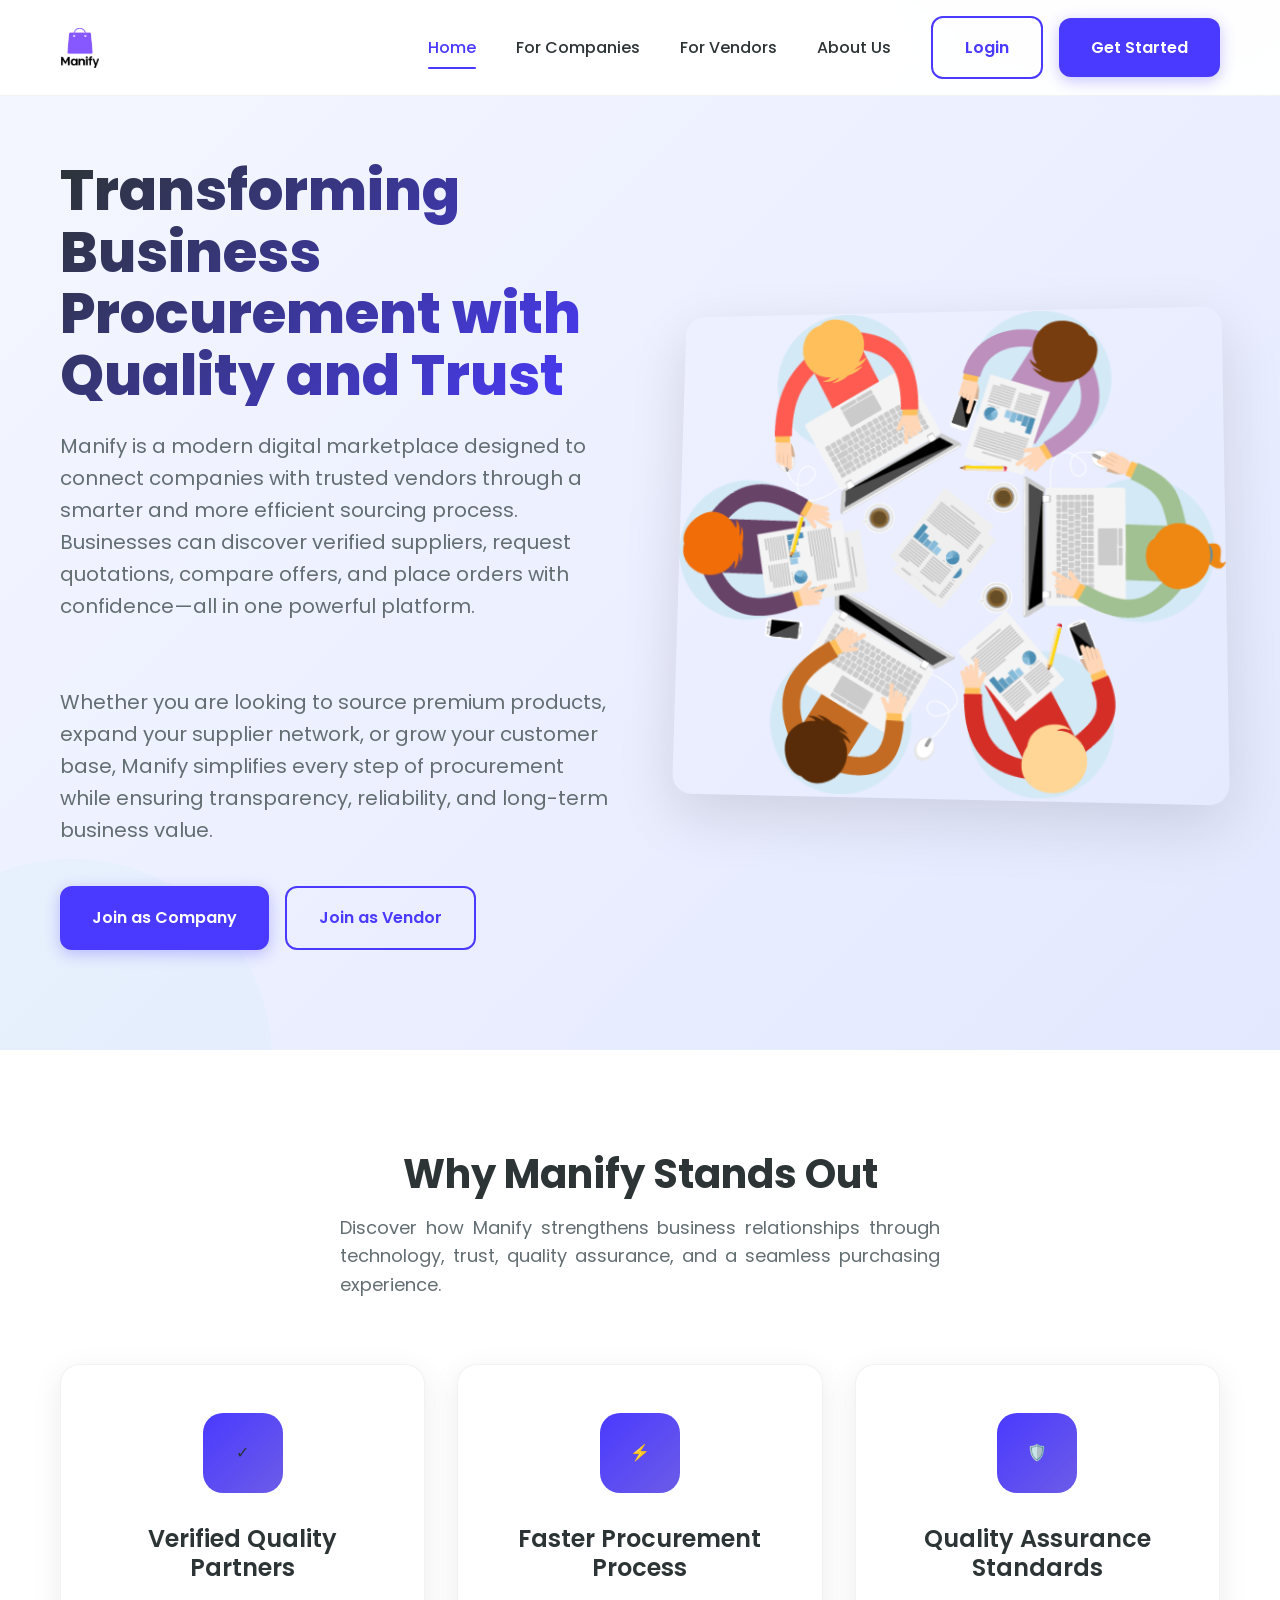
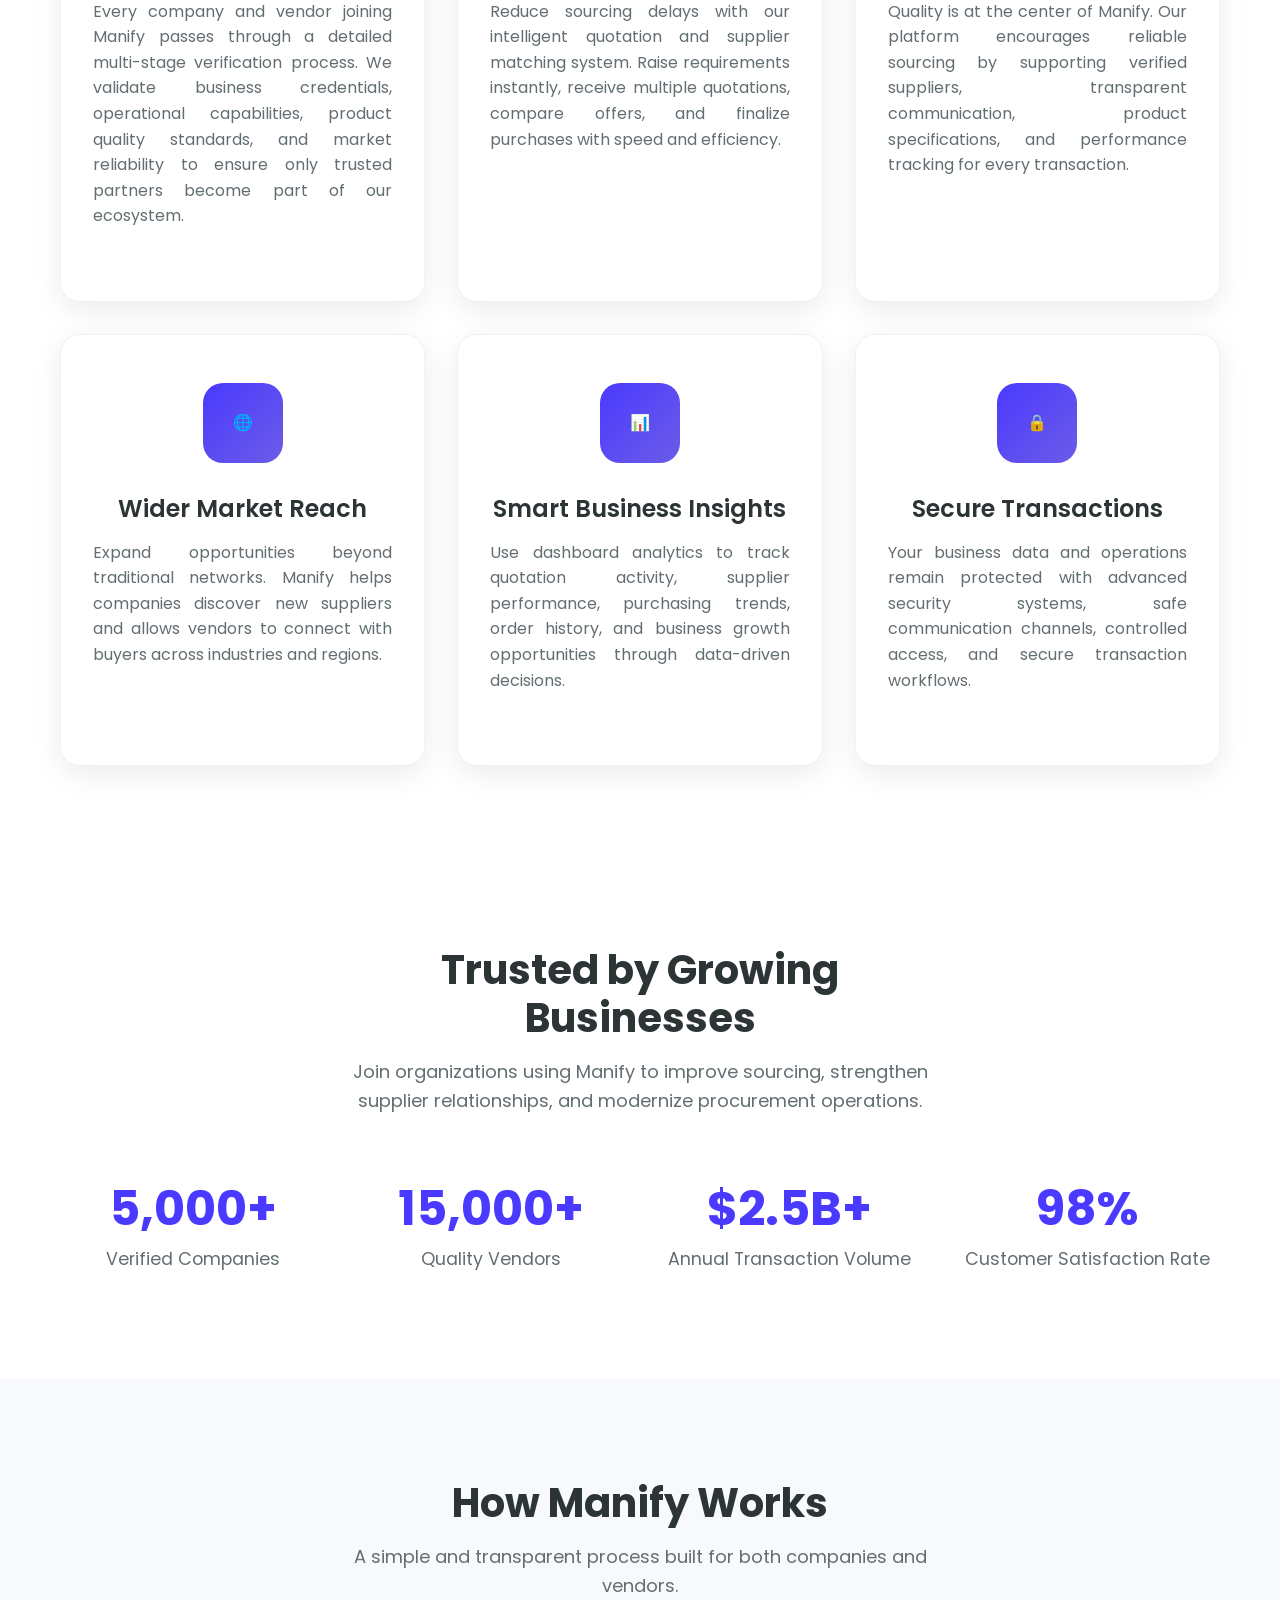
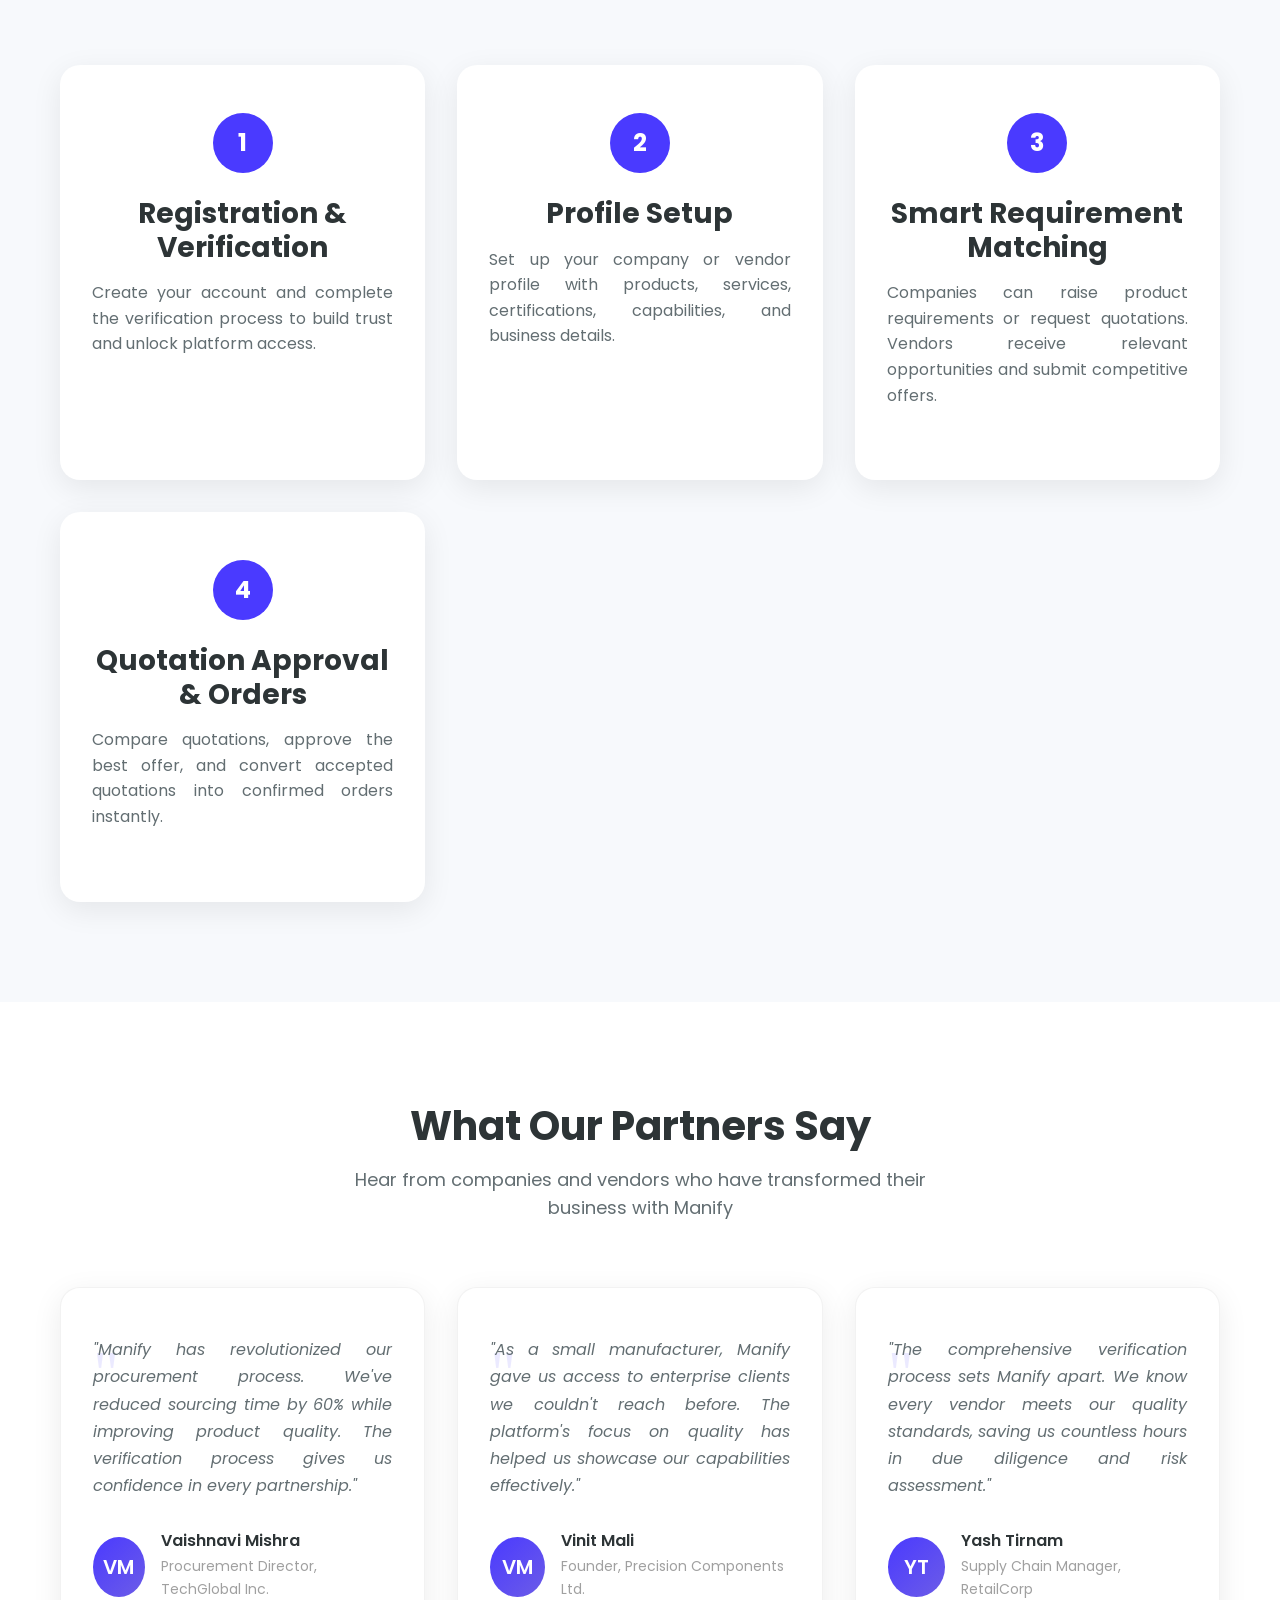
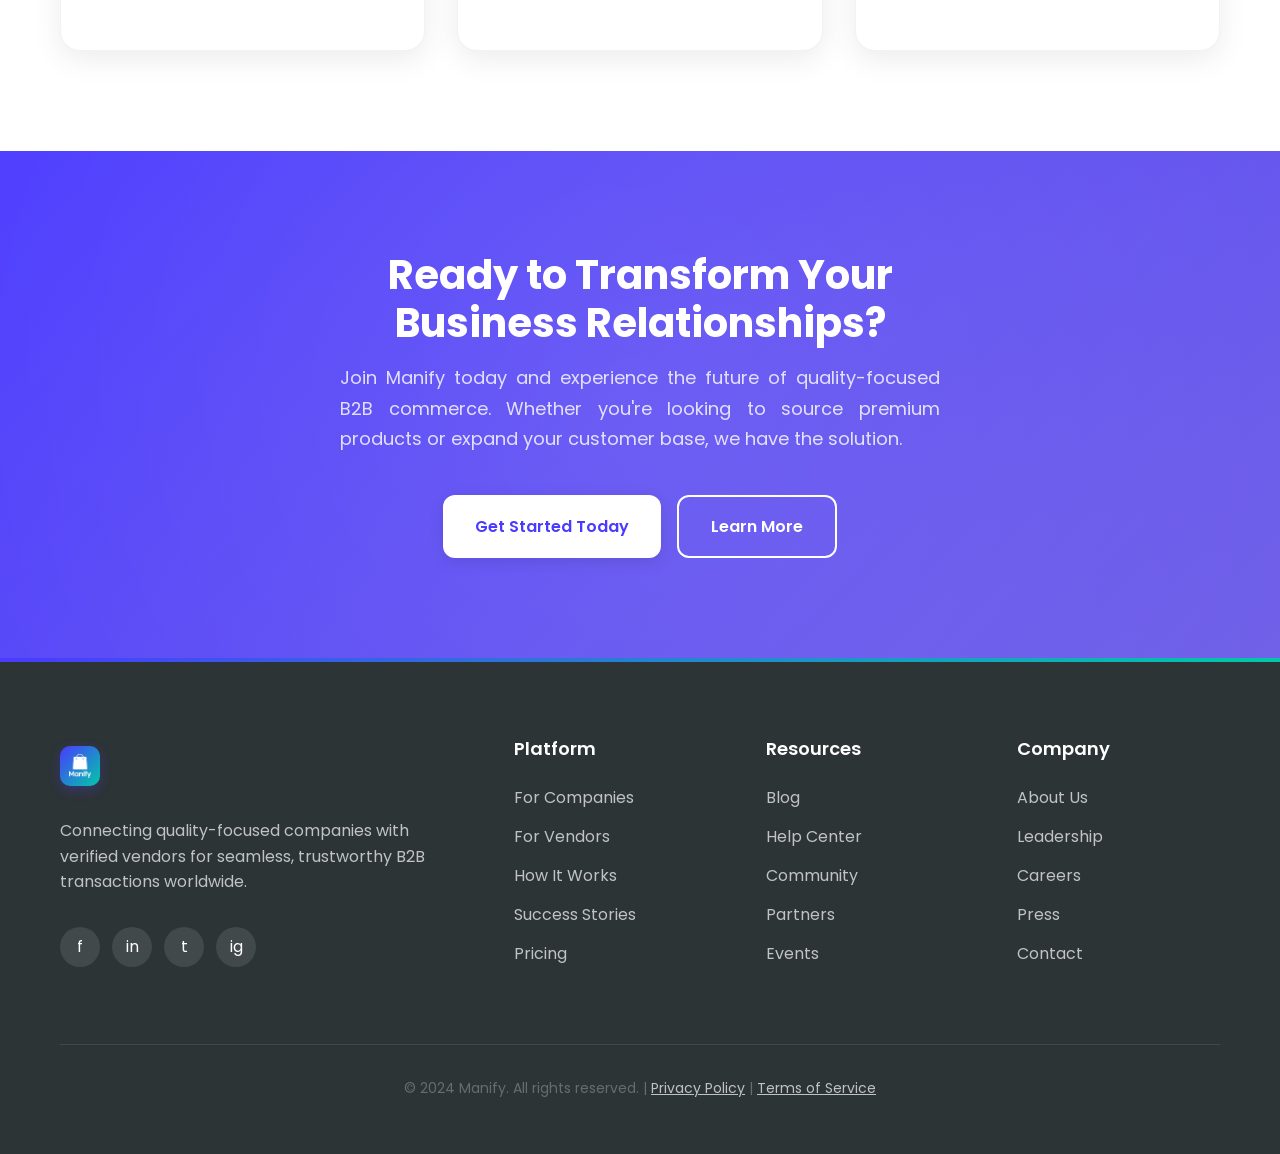
<file: index.html>
<!DOCTYPE html>
<html lang="en">

<head>
    <meta charset="UTF-8">
    <meta name="viewport" content="width=device-width, initial-scale=1.0">
    <title>Manify - Connecting Companies with Quality Vendors</title>
    <link rel="stylesheet" href="style.css">
    <link href="https://fonts.googleapis.com/css2?family=Poppins:wght@300;400;500;600;700;800&display=swap"
        rel="stylesheet">
</head>

<body>
    <!-- Navigation -->
    <!-- <nav class="navbar">
        <div class="container">
            <div class="nav-container">
                <a href="index.html" class="nav-brand">
                    <div class="nav-logo">M</div>
                    Manify
                </a>

                <button class="mobile-menu-btn">
                    <span></span>
                    <span></span>
                    <span></span>
                </button>

                <div class="nav-links">
                    <a href="index.html" class="nav-link active">Home</a>
                    <a href="company.html" class="nav-link">For Companies</a>
                    <a href="vendor.html" class="nav-link">For Vendors</a>
                    <a href="about.html" class="nav-link">About Us</a>
                </div>

                <div class="nav-buttons">
                    <a href="login.html" class="btn btn-outline">Login</a>
                    <a href="registration.html" class="btn btn-primary">Get Started</a>
                </div>
            </div>
        </div>
    </nav> -->


    <!-- Navigation -->
    <nav class="navbar">
        <div class="container">
            <div class="nav-container">
                <a href="index.html" class="nav-brand">
                    <div class="nav-logo">
                        <img src="./img/Manify.png" alt="Manify Logo"
                            onerror="this.style.display='none'; document.querySelector('.logo-fallback').style.display='flex';">
                    </div>
                </a>

                <button class="mobile-menu-btn">
                    <span></span>
                    <span></span>
                    <span></span>
                </button>

                <div class="nav-links">
                    <a href="index.html" class="nav-link active">Home</a>
                    <a href="company.html" class="nav-link">For Companies</a>
                    <a href="vendor.html" class="nav-link">For Vendors</a>
                    <a href="about.html" class="nav-link">About Us</a>

                    <div class="nav-buttons">
                        <a href="login.html" class="btn btn-outline">Login</a>
                        <a href="registration.html" class="btn btn-primary">Get Started</a>
                    </div>
                </div>

                <!-- <div class="nav-buttons desktop-buttons">
                    <a href="login.html" class="btn btn-outline">Login</a>
                    <a href="registration.html" class="btn btn-primary">Get Started</a>
                </div> -->
            </div>
        </div>
    </nav>



    <!-- Hero Section -->
    <section class="hero-section">
        <div class="container">
            <div class="hero-content">
                <div class="hero-grid">
                    <div class="hero-text">
                        <h1 class="hero-title">Transforming Business Procurement with Quality and Trust</h1>
                        <p class="hero-subtitle">Manify is a modern digital marketplace designed to connect companies with trusted vendors through a smarter and more efficient sourcing process. Businesses can discover verified suppliers, request quotations, compare offers, and place orders with confidence—all in one powerful platform. <br><br><br> Whether you are looking to source premium products, expand your supplier network, or grow your customer base, Manify simplifies every step of procurement while ensuring transparency, reliability, and long-term business value.</p>
                        <div class="hero-buttons">
                            <a href="registration.html" class="btn btn-primary">Join as Company</a>
                            <a href="registration.html" class="btn btn-outline">Join as Vendor</a>
                        </div>
                    </div>
                    <!-- <div class="hero-image">
                        <div class="hero-img"
                            style="background: linear-gradient(135deg, #4A3AFF, #00C9A7); height: 400px; border-radius: 20px; display: flex; align-items: center; justify-content: center; color: white; font-size: 1.2rem;">
                            Platform Visualization
                        </div>
                    </div> -->

                    <div class="hero-image">
                        <!-- Updated Platform Visualization with Image -->
                        <img src="./img/indextop.png" alt="Manify Platform Dashboard" class="hero-img"
                            onerror="this.style.display='none'; this.nextElementSibling.style.display='flex';">
                    </div>
                </div>
            </div>
        </div>
    </section>

    <!-- Features Section -->
    <section class="features-section">
        <div class="container">
            <div class="section-header">
                <h2 class="section-title">Why Manify Stands Out</h2>
                <p class="section-subtitle" style="text-align: justify;">Discover how Manify strengthens business relationships through technology, trust, quality assurance, and a seamless purchasing experience.</p>
            </div>

            <div class="features-grid">
                <div class="feature-card">
                    <div class="feature-icon">✓</div>
                    <h3>Verified Quality Partners</h3>
                    <p style="text-align: justify;">Every company and vendor joining Manify passes through a detailed multi-stage verification process. We validate business credentials, operational capabilities, product quality standards, and market reliability to ensure only trusted partners become part of our ecosystem.</p>
                </div>

                <div class="feature-card">
                    <div class="feature-icon">⚡</div>
                    <h3>Faster Procurement Process</h3>
                    <p style="text-align: justify;">Reduce sourcing delays with our intelligent quotation and supplier matching system. Raise requirements instantly, receive multiple quotations, compare offers, and finalize purchases with speed and efficiency.</p>
                </div>

                <div class="feature-card">
                    <div class="feature-icon">🛡️</div>
                    <h3>Quality Assurance Standards</h3>
                    <p style="text-align: justify;">Quality is at the center of Manify. Our platform encourages reliable sourcing by supporting verified suppliers, transparent communication, product specifications, and performance tracking for every transaction.</p>
                </div>

                <div class="feature-card">
                    <div class="feature-icon">🌐</div>
                    <h3>Wider Market Reach</h3>
                    <p style="text-align: justify;">Expand opportunities beyond traditional networks. Manify helps companies discover new suppliers and allows vendors to connect with buyers across industries and regions.</p>
                </div>

                <div class="feature-card">
                    <div class="feature-icon">📊</div>
                    <h3>Smart Business Insights</h3>
                    <p style="text-align: justify;">Use dashboard analytics to track quotation activity, supplier performance, purchasing trends, order history, and business growth opportunities through data-driven decisions.</p>
                </div>

                <div class="feature-card">
                    <div class="feature-icon">🔒</div>
                    <h3>Secure Transactions</h3>
                    <p style="text-align: justify;">Your business data and operations remain protected with advanced security systems, safe communication channels, controlled access, and secure transaction workflows.</p>
                </div>
            </div>
        </div>
    </section>

    <!-- Stats Section -->
    <section class="stats-section">
        <div class="container">
            <div class="section-header">
                <h2 class="section-title">Trusted by Growing Businesses</h2>
                <p class="section-subtitle">Join organizations using Manify to improve sourcing, strengthen supplier relationships, and modernize procurement operations.</p>
            </div>

            <div class="stats-grid">
                <div class="stat-item">
                    <h3>5,000+</h3>
                    <p>Verified Companies</p>
                </div>
                <div class="stat-item">
                    <h3>15,000+</h3>
                    <p>Quality Vendors</p>
                </div>
                <div class="stat-item">
                    <h3>$2.5B+</h3>
                    <p>Annual Transaction Volume</p>
                </div>
                <div class="stat-item">
                    <h3>98%</h3>
                    <p>Customer Satisfaction Rate</p>
                </div>
            </div>
        </div>
    </section>

    <!-- How It Works Section -->
    <section class="process-section">
        <div class="container">
            <div class="section-header">
                <h2 class="section-title">How Manify Works</h2>
                <p class="section-subtitle">A simple and transparent process built for both companies and vendors.</p>
            </div>

            <div class="process-steps">
                <div class="process-step">
                    <div class="step-number">1</div>
                    <h3>Registration & Verification</h3>
                    <p style="text-align: justify;">Create your account and complete the verification process to build trust and unlock platform access.</p>
                </div>

                <div class="process-step">
                    <div class="step-number">2</div>
                    <h3>Profile Setup</h3>
                    <p style="text-align: justify;">Set up your company or vendor profile with products, services, certifications, capabilities, and business details.</p>
                </div>

                <div class="process-step">
                    <div class="step-number">3</div>
                    <h3>Smart Requirement Matching</h3>
                    <p style="text-align: justify;">Companies can raise product requirements or request quotations. Vendors receive relevant opportunities and submit competitive offers.</p>
                </div>

                <div class="process-step">
                    <div class="step-number">4</div>
                    <h3>Quotation Approval & Orders</h3>
                    <p style="text-align: justify;">Compare quotations, approve the best offer, and convert accepted quotations into confirmed orders instantly.</p>
                </div>
            </div>
        </div>
    </section>

    <!-- Testimonials Section -->
    <section class="testimonials-section">
        <div class="container">
            <div class="section-header">
                <h2 class="section-title">What Our Partners Say</h2>
                <p class="section-subtitle">Hear from companies and vendors who have transformed their business with
                    Manify</p>
            </div>

            <div class="testimonials-grid">
                <div class="testimonial-card">
                    <div class="testimonial-text" style="text-align: justify;">
                        "Manify has revolutionized our procurement process. We've reduced sourcing time by 60% while
                        improving product quality. The verification process gives us confidence in every partnership."
                    </div>
                    <div class="testimonial-author">
                        <div class="author-avatar">VM</div>
                        <div class="author-info">
                            <h4>Vaishnavi Mishra</h4>
                            <p>Procurement Director, TechGlobal Inc.</p>
                        </div>
                    </div>
                </div>

                <div class="testimonial-card">
                    <div class="testimonial-text" style="text-align: justify;">
                        "As a small manufacturer, Manify gave us access to enterprise clients we couldn't reach before.
                        The platform's focus on quality has helped us showcase our capabilities effectively."
                    </div>
                    <div class="testimonial-author">
                        <div class="author-avatar">VM</div>
                        <div class="author-info">
                            <h4>Vinit Mali</h4>
                            <p>Founder, Precision Components Ltd.</p>
                        </div>
                    </div>
                </div>

                <div class="testimonial-card">
                    <div class="testimonial-text" style="text-align: justify;">
                        "The comprehensive verification process sets Manify apart. We know every vendor meets our
                        quality standards, saving us countless hours in due diligence and risk assessment."
                    </div>
                    <div class="testimonial-author">
                        <div class="author-avatar">YT</div>
                        <div class="author-info">
                            <h4>Yash Tirnam</h4>
                            <p>Supply Chain Manager, RetailCorp</p>
                        </div>
                    </div>
                </div>
            </div>
        </div>
    </section>

    <!-- CTA Section -->
    <section class="cta-section">
        <div class="container">
            <div class="cta-content">
                <h2>Ready to Transform Your Business Relationships?</h2>
                <p style="text-align: justify;">Join Manify today and experience the future of quality-focused B2B
                    commerce. Whether you're looking
                    to source premium products or expand your customer base, we have the solution.</p>
                <div class="cta-buttons">
                    <a href="registration.html" class="btn btn-light">Get Started Today</a>
                    <a href="about.html" class="btn btn-outline" style="border-color: white; color: white;">Learn
                        More</a>
                </div>
            </div>
        </div>
    </section>

    <!-- Footer -->
    <footer class="footer">
        <div class="container">
            <div class="footer-content">
                <div>
                    <div class="footer-brand">
                        <!-- <a href="index.html" class="footer-logo">
                            <div class="footer-logo-icon">M</div>
                            Manify
                        </a> -->
                        <a href="index.html" class="footer-logo">
                            <div class="footer-logo-icon">
                                <img src="./img/Manify.png" alt="Manify Logo"
                                    onerror="this.style.display='none'; document.querySelector('.logo-fallback').style.display='flex';">
                            </div>
                        </a>
                    </div>
                    <p class="footer-about">Connecting quality-focused companies with verified vendors for seamless,
                        trustworthy B2B transactions worldwide.</p>
                    <div class="social-links">
                        <a href="#">f</a>
                        <a href="#">in</a>
                        <a href="#">t</a>
                        <a href="#">ig</a>
                    </div>
                </div>

                <div class="footer-links">
                    <h4>Platform</h4>
                    <ul>
                        <li><a href="company.html">For Companies</a></li>
                        <li><a href="vendor.html">For Vendors</a></li>
                        <li><a href="about.html">How It Works</a></li>
                        <li><a href="#">Success Stories</a></li>
                        <li><a href="#">Pricing</a></li>
                    </ul>
                </div>

                <div class="footer-links">
                    <h4>Resources</h4>
                    <ul>
                        <li><a href="#">Blog</a></li>
                        <li><a href="#">Help Center</a></li>
                        <li><a href="#">Community</a></li>
                        <li><a href="#">Partners</a></li>
                        <li><a href="#">Events</a></li>
                    </ul>
                </div>

                <div class="footer-links">
                    <h4>Company</h4>
                    <ul>
                        <li><a href="about.html">About Us</a></li>
                        <li><a href="#">Leadership</a></li>
                        <li><a href="#">Careers</a></li>
                        <li><a href="#">Press</a></li>
                        <li><a href="#">Contact</a></li>
                    </ul>
                </div>
            </div>

            <div class="footer-bottom">
                <p>&copy; 2024 Manify. All rights reserved. | <a href="#"
                        style="color: rgba(255, 255, 255, 0.7);">Privacy Policy</a> | <a href="#"
                        style="color: rgba(255, 255, 255, 0.7);">Terms of Service</a></p>
            </div>
        </div>
    </footer>

    <script src="script.js"></script>
</body>

</html>
</file>
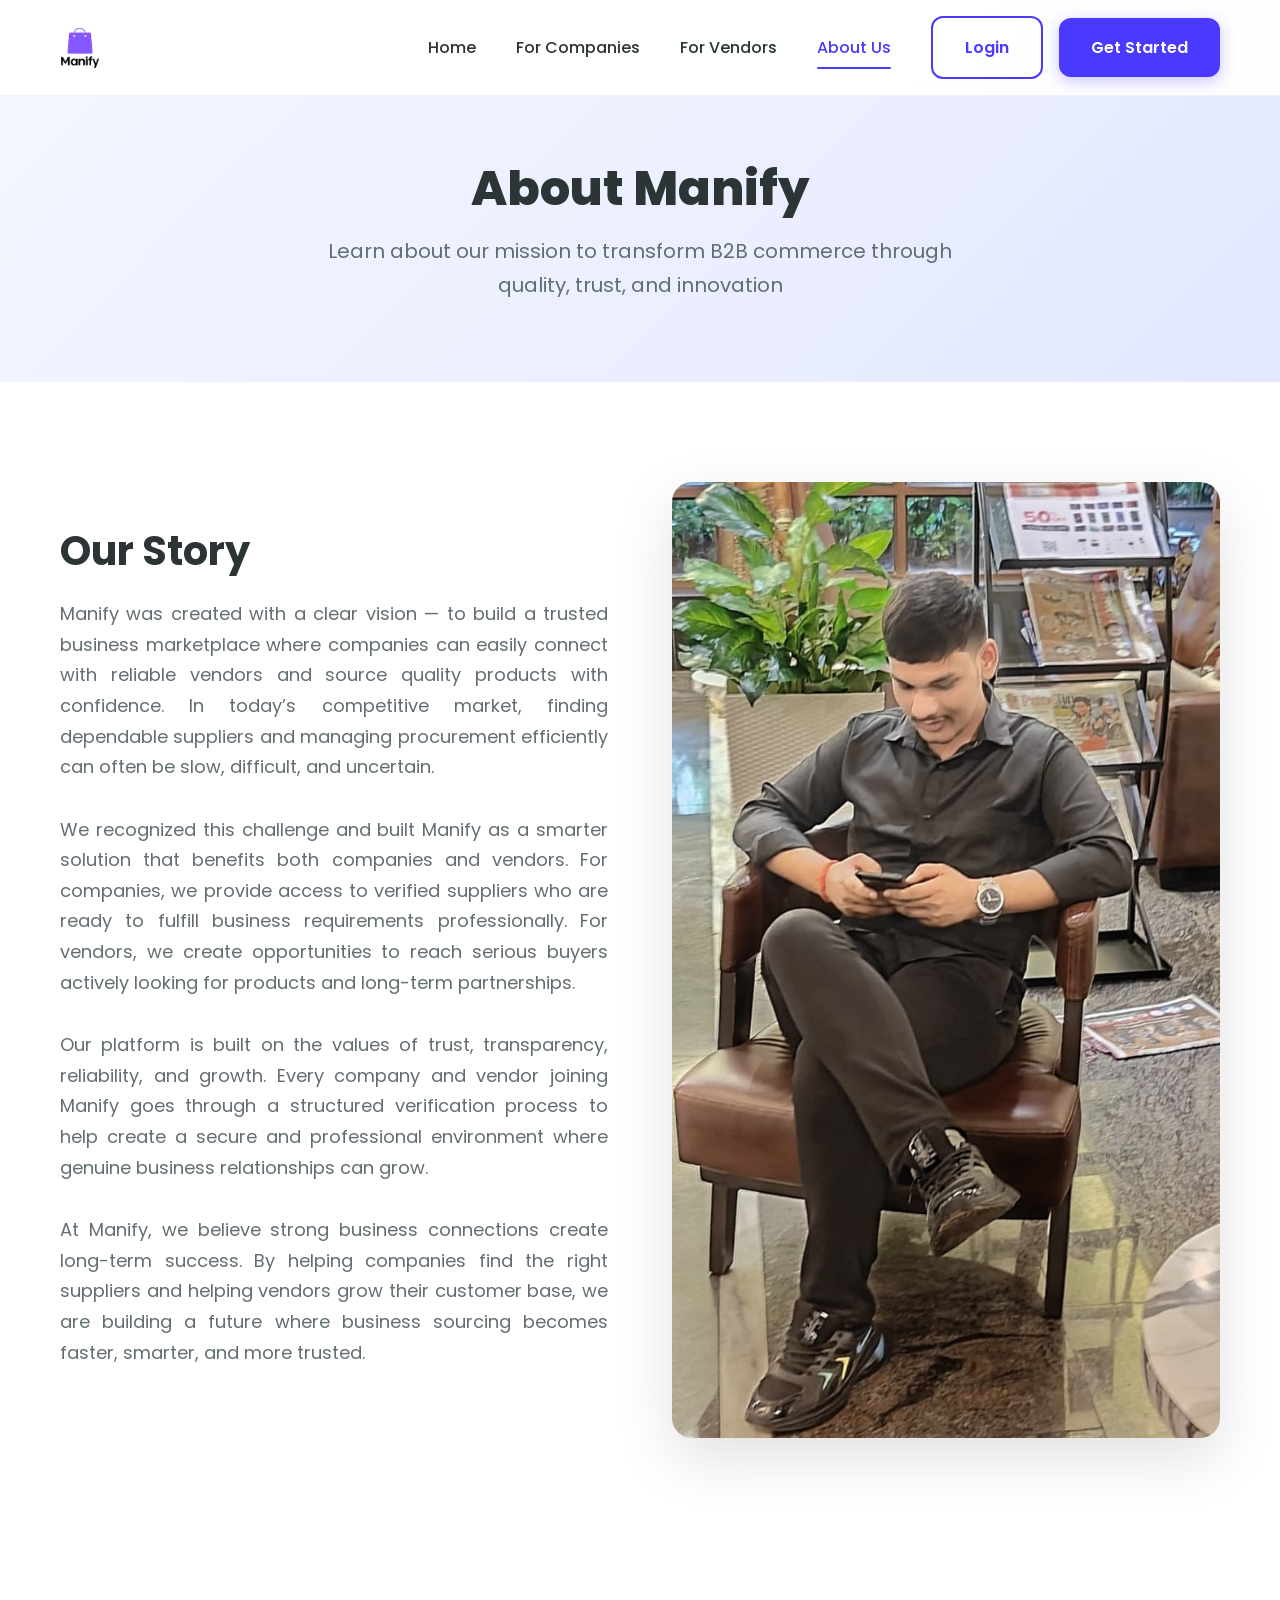
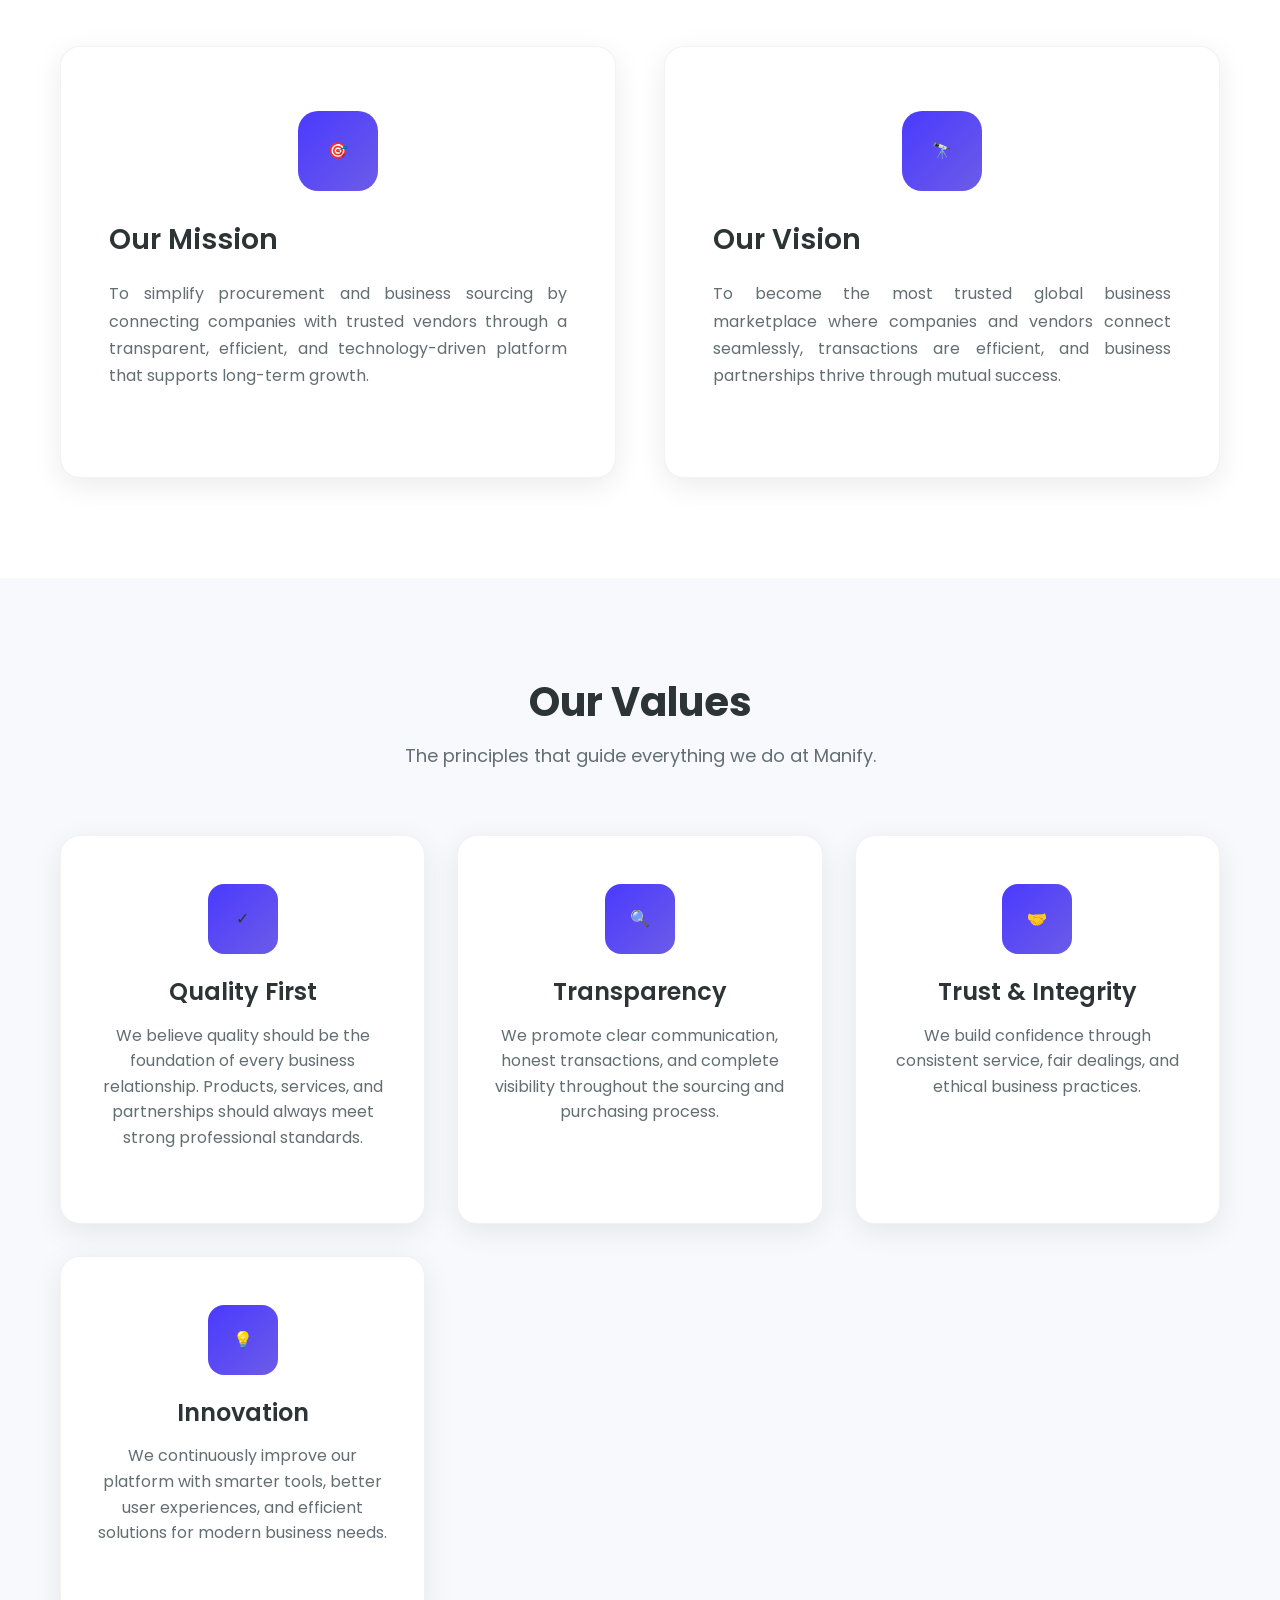
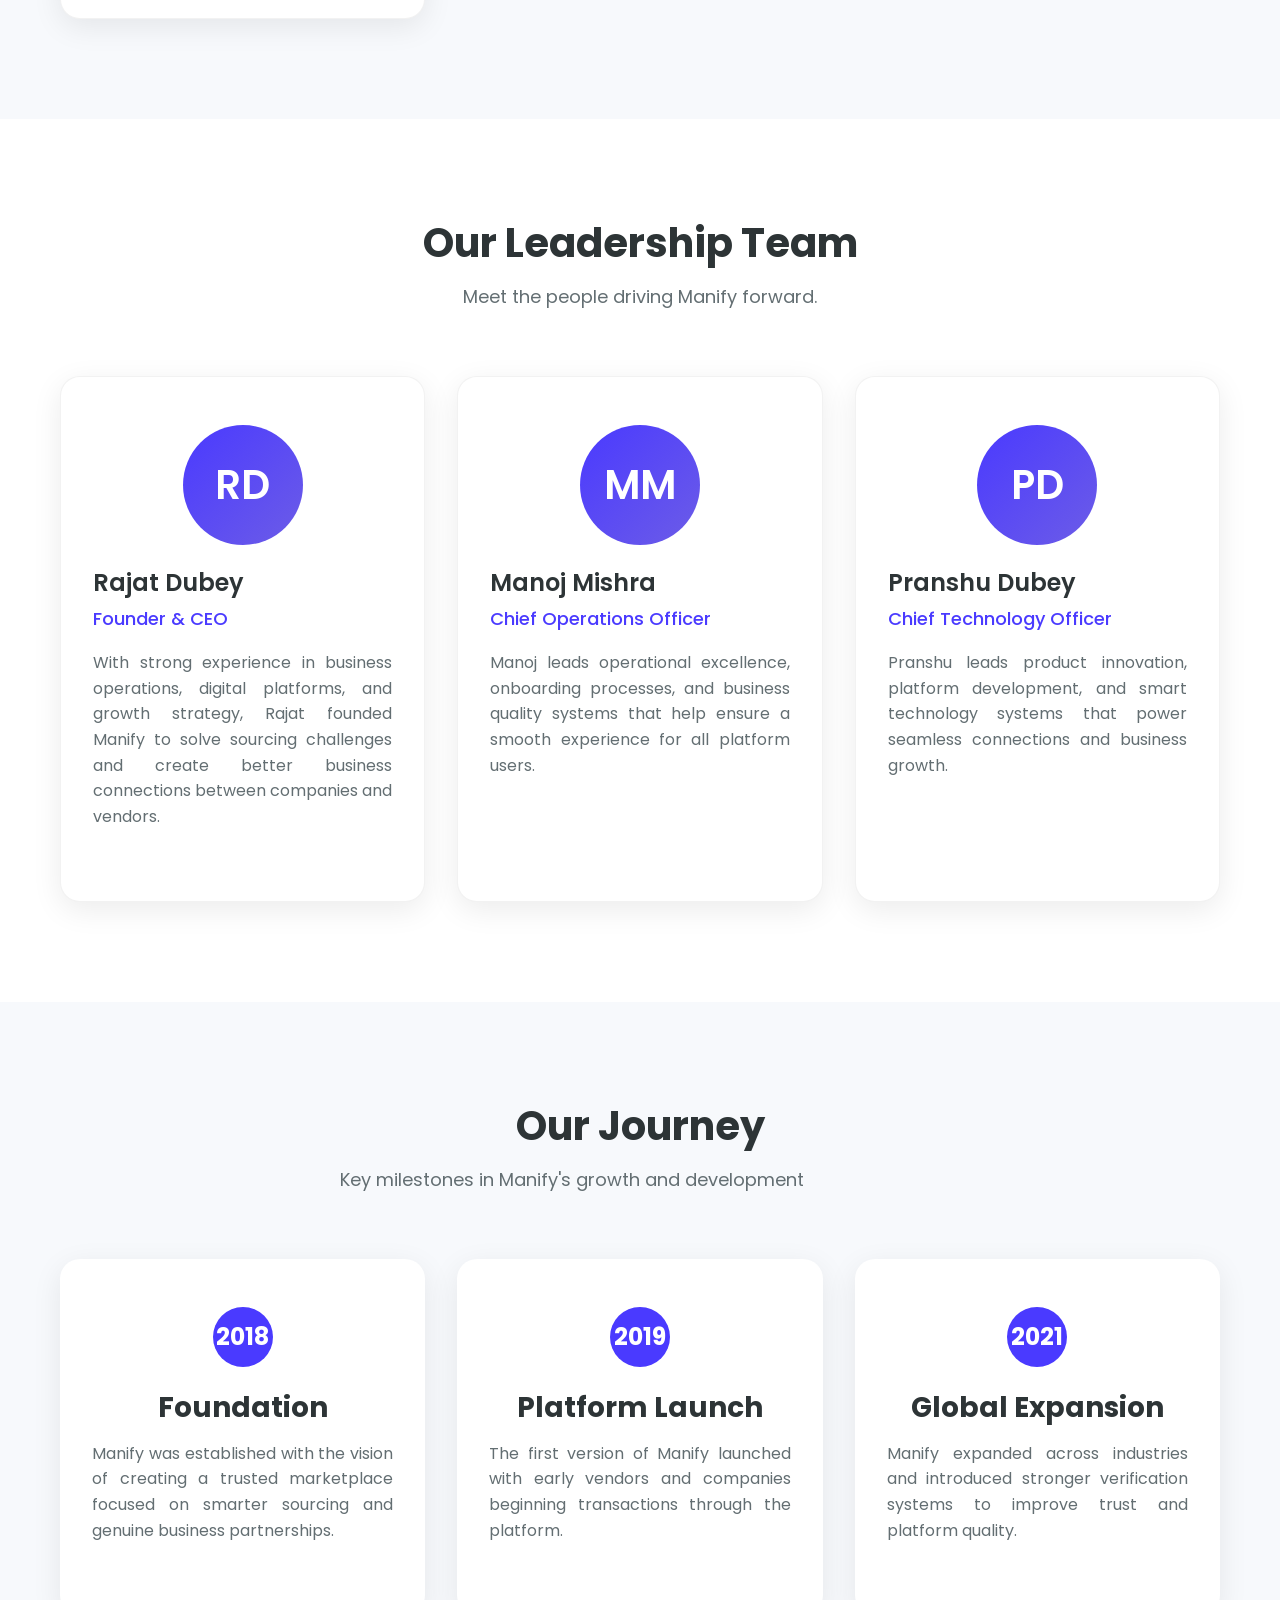
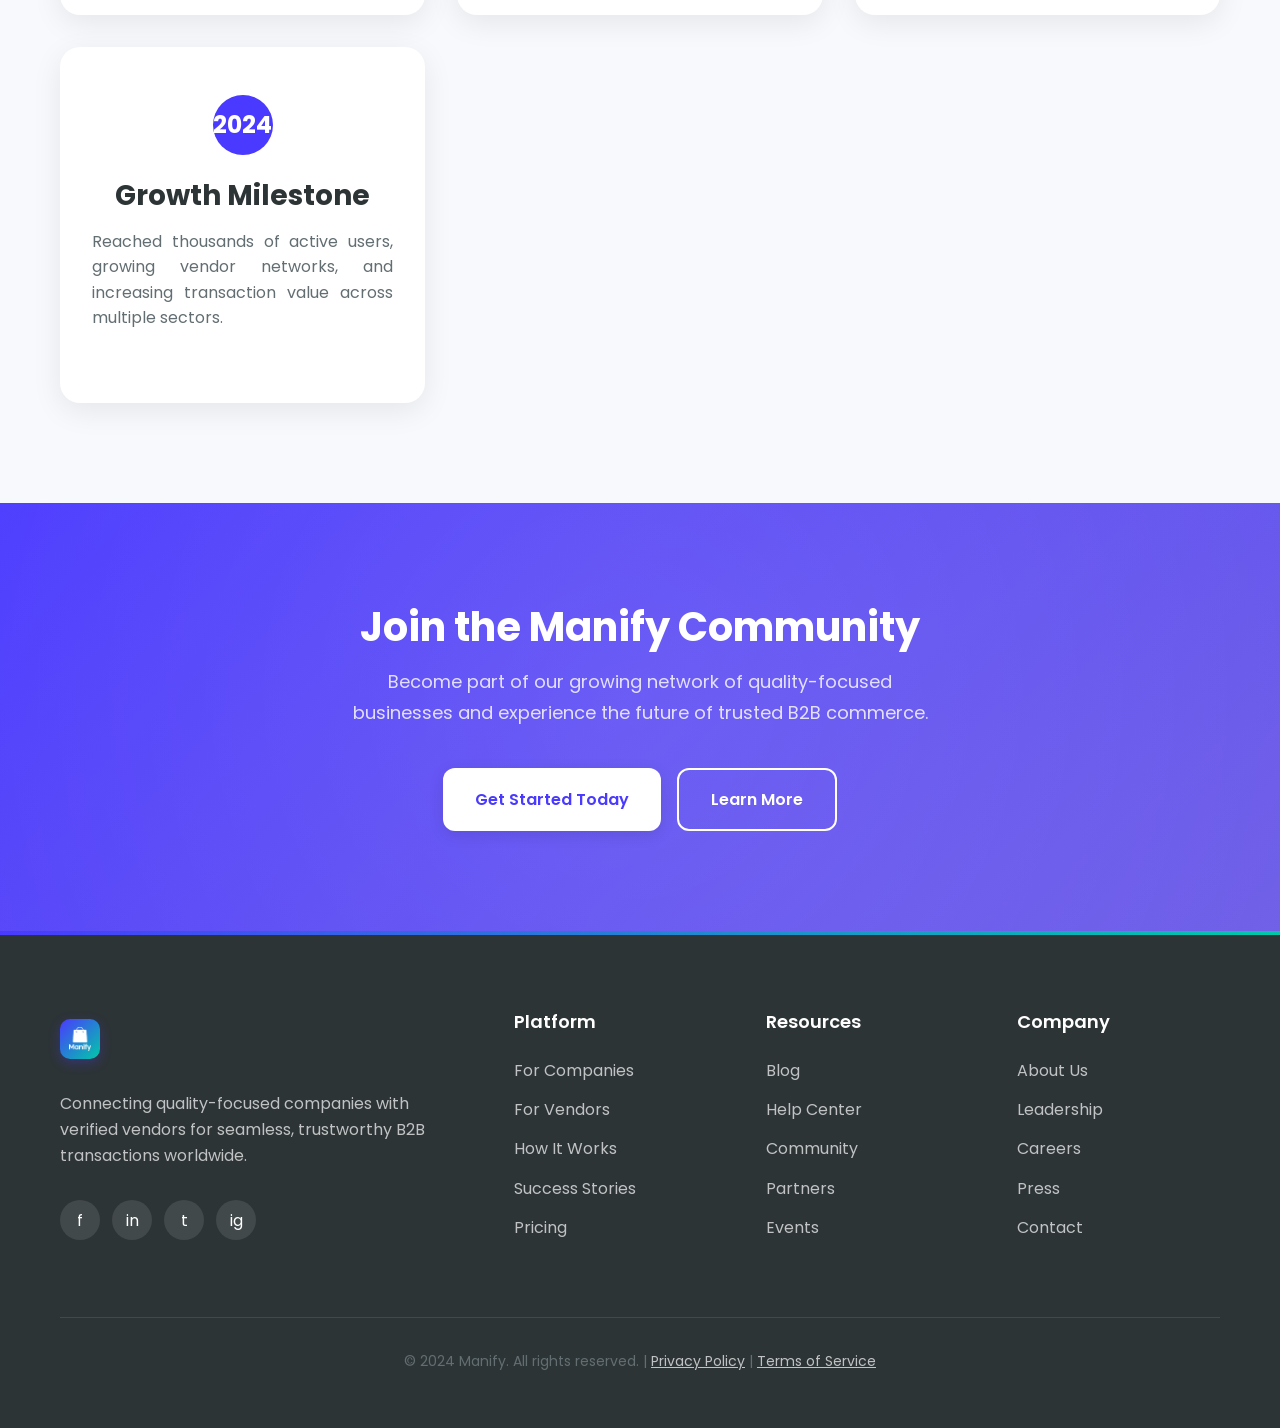
<file: about.html>
<!DOCTYPE html>
<html lang="en">

<head>
    <meta charset="UTF-8">
    <meta name="viewport" content="width=device-width, initial-scale=1.0">
    <title>About Us - Manify</title>
    <link rel="stylesheet" href="style.css">
    <link href="https://fonts.googleapis.com/css2?family=Poppins:wght@300;400;500;600;700;800&display=swap"
        rel="stylesheet">
</head>

<body>
    <!-- Navigation -->
    <!-- <nav class="navbar">
        <div class="container">
            <div class="nav-container">
                <a href="index.html" class="nav-brand">
                    <div class="nav-logo">M</div>
                    Manify
                </a>

                <button class="mobile-menu-btn">
                    <span></span>
                    <span></span>
                    <span></span>
                </button>

                <div class="nav-links">
                    <a href="index.html" class="nav-link">Home</a>
                    <a href="company.html" class="nav-link">For Companies</a>
                    <a href="vendor.html" class="nav-link">For Vendors</a>
                    <a href="about.html" class="nav-link active">About Us</a>
                </div>

                <div class="nav-buttons">
                    <a href="login.html" class="btn btn-outline">Login</a>
                    <a href="registration.html" class="btn btn-primary">Get Started</a>
                </div>
            </div>
        </div>
    </nav> -->


    <!-- Navigation -->
    <nav class="navbar">
        <div class="container">
            <div class="nav-container">
                <a href="index.html" class="nav-brand">
                    <div class="nav-logo">
                        <img src="./img/Manify.png" alt="Manify Logo" 
                             onerror="this.style.display='none'; document.querySelector('.logo-fallback').style.display='flex';">
                    </div>
                </a>

                <button class="mobile-menu-btn">
                    <span></span>
                    <span></span>
                    <span></span>
                </button>

                <div class="nav-links">
                    <a href="index.html" class="nav-link">Home</a>
                    <a href="company.html" class="nav-link">For Companies</a>
                    <a href="vendor.html" class="nav-link">For Vendors</a>
                    <a href="about.html" class="nav-link active">About Us</a>
                    
                    <div class="nav-buttons">
                        <a href="login.html" class="btn btn-outline">Login</a>
                        <a href="registration.html" class="btn btn-primary">Get Started</a>
                    </div>
                </div>

                <!-- <div class="nav-buttons desktop-buttons">
                    <a href="login.html" class="btn btn-outline">Login</a>
                    <a href="registration.html" class="btn btn-primary">Get Started</a>
                </div> -->
            </div>
        </div>
    </nav>


    <!-- Page Hero -->
    <section class="page-hero">
        <div class="container">
            <h1>About Manify</h1>
            <p>Learn about our mission to transform B2B commerce through quality, trust, and innovation</p>
        </div>
    </section>

    <!-- Our Story Section -->
    <section class="content-section">
        <div class="container">
            <div class="content-grid" style="text-align: justify;">
                <div class="content-text">
                    <h2>Our Story</h2>
                    <p>Manify was created with a clear vision — to build a trusted business marketplace where companies can easily connect with reliable vendors and source quality products with confidence. In today’s competitive market, finding dependable suppliers and managing procurement efficiently can often be slow, difficult, and uncertain.</p>
                    <p>We recognized this challenge and built Manify as a smarter solution that benefits both companies and vendors. For companies, we provide access to verified suppliers who are ready to fulfill business requirements professionally. For vendors, we create opportunities to reach serious buyers actively looking for products and long-term partnerships.</p>
                    <p>Our platform is built on the values of trust, transparency, reliability, and growth. Every company and vendor joining Manify goes through a structured verification process to help create a secure and professional environment where genuine business relationships can grow.</p>
                    <p>At Manify, we believe strong business connections create long-term success. By helping companies find the right suppliers and helping vendors grow their customer base, we are building a future where business sourcing becomes faster, smarter, and more trusted.</p>
                </div>
                <!-- <div class="content-image">
                    <div
                        style="background: linear-gradient(135deg, #4A3AFF, #00C9A7); height: 400px; border-radius: 20px; display: flex; align-items: center; justify-content: center; color: white; font-size: 1.2rem;">
                        Our Journey Visualization
                    </div>
                </div> -->

                <div class="content-image">
                    <!-- Updated Our Journey Visualization with Image -->
                    <img src="./img/manifyrajat.jpeg" alt="Manify Company Journey and Growth Timeline" class="content-img"
                         onerror="this.style.display='none'; this.nextElementSibling.style.display='flex';">
                </div>

            </div>
        </div>
    </section>

    <!-- Mission & Vision -->
    <section class="mv-section">
        <div class="container">
            <div class="mv-grid">
                <div class="mv-card" style="text-align: justify;">
                    <div class="mv-icon">🎯</div>
                    <h3>Our Mission</h3>
                    <p>To simplify procurement and business sourcing by connecting companies with trusted vendors through a transparent, efficient, and technology-driven platform that supports long-term growth.</p>
                </div>
                <div class="mv-card" style="text-align: justify;">
                    <div class="mv-icon">🔭</div>
                    <h3>Our Vision</h3>
                    <p>To become the most trusted global business marketplace where companies and vendors connect seamlessly, transactions are efficient, and business partnerships thrive through mutual success.</p>
                </div>
            </div>
        </div>
    </section>

    <!-- Values Section -->
    <section class="values-section">
        <div class="container">
            <div class="section-header">
                <h2 class="section-title">Our Values</h2>
                <p class="section-subtitle">The principles that guide everything we do at Manify.</p>
            </div>

            <div class="values-grid">
                <div class="value-card">
                    <div class="value-icon">✓</div>
                    <h3>Quality First</h3>
                    <p>We believe quality should be the foundation of every business relationship. Products, services, and partnerships should always meet strong professional standards.</p>
                </div>
                <div class="value-card">
                    <div class="value-icon">🔍</div>
                    <h3>Transparency</h3>
                    <p>We promote clear communication, honest transactions, and complete visibility throughout the sourcing and purchasing process.</p>
                </div>
                <div class="value-card">
                    <div class="value-icon">🤝</div>
                    <h3>Trust & Integrity</h3>
                    <p>We build confidence through consistent service, fair dealings, and ethical business practices.</p>
                </div>
                <div class="value-card">
                    <div class="value-icon">💡</div>
                    <h3>Innovation</h3>
                    <p>We continuously improve our platform with smarter tools, better user experiences, and efficient solutions for modern business needs.</p>
                </div>
            </div>
        </div>
    </section>

    <!-- Team Section -->
    <section class="team-section">
        <div class="container">
            <div class="section-header">
                <h2 class="section-title">Our Leadership Team</h2>
                <p class="section-subtitle">Meet the people driving Manify forward.</p>
            </div>

            <div class="team-grid">
                <div class="team-card" style="text-align: justify;">
                    <div class="team-avatar">RD</div>
                    <h3>Rajat Dubey</h3>
                    <p class="position">Founder & CEO</p>
                    <p>With strong experience in business operations, digital platforms, and growth strategy, Rajat founded Manify to solve sourcing challenges and create better business connections between companies and vendors.</p>
                </div>
                <div class="team-card" style="text-align: justify;">
                    <div class="team-avatar">MM</div>
                    <h3>Manoj Mishra</h3>
                    <p class="position">Chief Operations Officer</p>
                    <p>Manoj leads operational excellence, onboarding processes, and business quality systems that help ensure a smooth experience for all platform users.</p>
                </div>
                <div class="team-card" style="text-align: justify;">
                    <div class="team-avatar">PD</div>
                    <h3>Pranshu Dubey</h3>
                    <p class="position">Chief Technology Officer</p>
                    <p>Pranshu leads product innovation, platform development, and smart technology systems that power seamless connections and business growth.</p>
                </div>
            </div>
        </div>
    </section>

    <!-- Milestones -->
    <section class="process-section">
        <div class="container">
            <div class="section-header">
                <h2 class="section-title">Our Journey</h2>
                <p class="section-subtitle" style="text-align: justify;">Key milestones in Manify's growth and development</p>
            </div>

            <div class="process-steps">
                <div class="process-step">
                    <div class="step-number">2018</div>
                    <h3>Foundation</h3>
                    <p style="text-align: justify;">Manify was established with the vision of creating a trusted marketplace focused on smarter sourcing and genuine business partnerships.</p>
                </div>
                <div class="process-step">
                    <div class="step-number">2019</div>
                    <h3>Platform Launch</h3>
                    <p style="text-align: justify;">The first version of Manify launched with early vendors and companies beginning transactions through the platform.</p>
                </div>
                <div class="process-step">
                    <div class="step-number">2021</div>
                    <h3>Global Expansion</h3>
                    <p style="text-align: justify;">Manify expanded across industries and introduced stronger verification systems to improve trust and platform quality.</p>
                </div>
                <div class="process-step">
                    <div class="step-number">2024</div>
                    <h3>Growth Milestone</h3>
                    <p style="text-align: justify;">Reached thousands of active users, growing vendor networks, and increasing transaction value across multiple sectors.</p>
                </div>
            </div>
        </div>
    </section>

    <!-- CTA Section -->
    <section class="cta-section">
        <div class="container">
            <div class="cta-content">
                <h2>Join the Manify Community</h2>
                <p>Become part of our growing network of quality-focused businesses and experience the future of trusted
                    B2B commerce.</p>
                <div class="cta-buttons">
                    <a href="registration.html" class="btn btn-light">Get Started Today</a>
                    <a href="company.html" class="btn btn-outline" style="border-color: white; color: white;">Learn
                        More</a>
                </div>
            </div>
        </div>
    </section>

    <!-- Footer -->
    <footer class="footer">
        <div class="container">
            <div class="footer-content">
                <div>
                    <div class="footer-brand">
                        <!-- <a href="index.html" class="footer-logo">
                            <div class="footer-logo-icon">M</div>
                            Manify
                        </a> -->

                        <a href="index.html" class="footer-logo">
                            <div class="footer-logo-icon">
                                <img src="./img/Manify.png" alt="Manify Logo"
                                    onerror="this.style.display='none'; document.querySelector('.logo-fallback').style.display='flex';">
                            </div>
                        </a>

                    </div>
                    <p class="footer-about">Connecting quality-focused companies with verified vendors for seamless,
                        trustworthy B2B transactions worldwide.</p>
                    <div class="social-links">
                        <a href="#">f</a>
                        <a href="#">in</a>
                        <a href="#">t</a>
                        <a href="#">ig</a>
                    </div>
                </div>

                <div class="footer-links">
                    <h4>Platform</h4>
                    <ul>
                        <li><a href="company.html">For Companies</a></li>
                        <li><a href="vendor.html">For Vendors</a></li>
                        <li><a href="about.html">How It Works</a></li>
                        <li><a href="#">Success Stories</a></li>
                        <li><a href="#">Pricing</a></li>
                    </ul>
                </div>

                <div class="footer-links">
                    <h4>Resources</h4>
                    <ul>
                        <li><a href="#">Blog</a></li>
                        <li><a href="#">Help Center</a></li>
                        <li><a href="#">Community</a></li>
                        <li><a href="#">Partners</a></li>
                        <li><a href="#">Events</a></li>
                    </ul>
                </div>

                <div class="footer-links">
                    <h4>Company</h4>
                    <ul>
                        <li><a href="about.html">About Us</a></li>
                        <li><a href="#">Leadership</a></li>
                        <li><a href="#">Careers</a></li>
                        <li><a href="#">Press</a></li>
                        <li><a href="#">Contact</a></li>
                    </ul>
                </div>
            </div>

            <div class="footer-bottom">
                <p>&copy; 2024 Manify. All rights reserved. | <a href="#"
                        style="color: rgba(255, 255, 255, 0.7);">Privacy Policy</a> | <a href="#"
                        style="color: rgba(255, 255, 255, 0.7);">Terms of Service</a></p>
            </div>
        </div>
    </footer>

    <script src="script.js"></script>
</body>

</html>
</file>
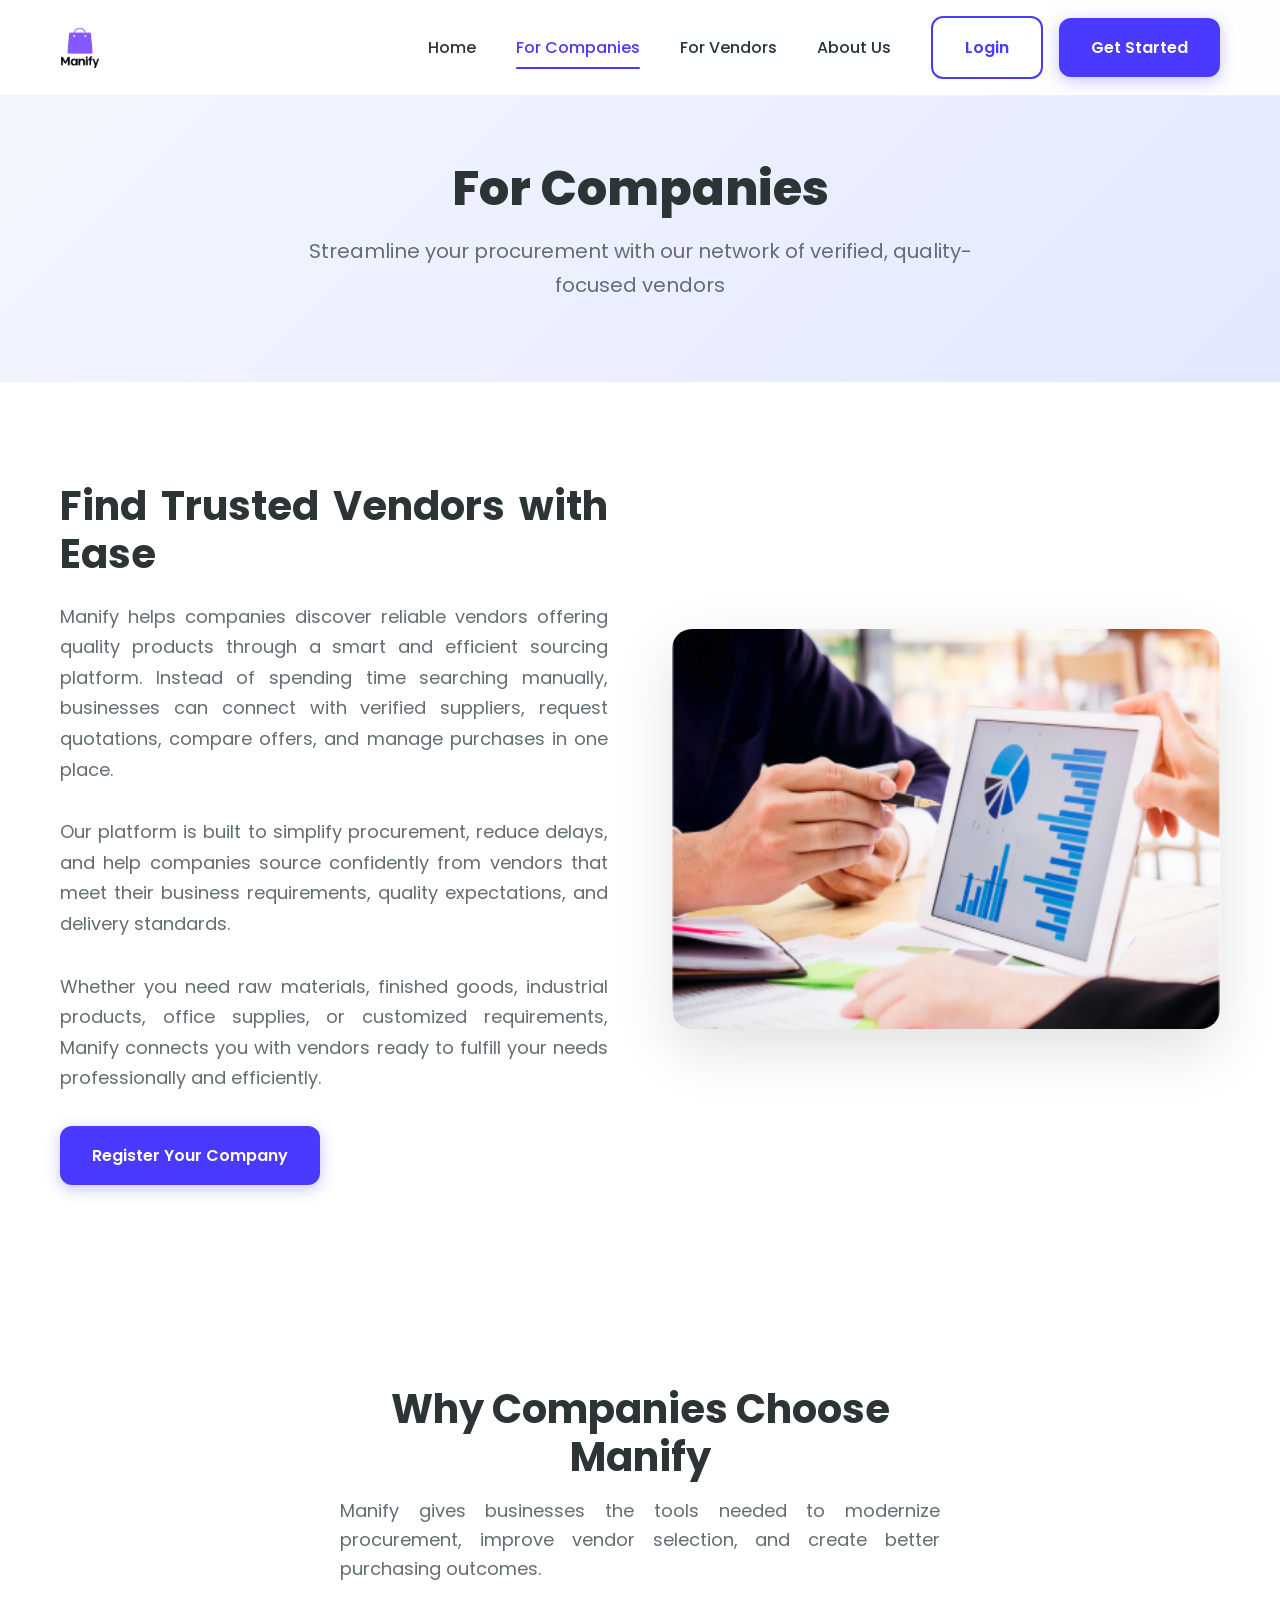
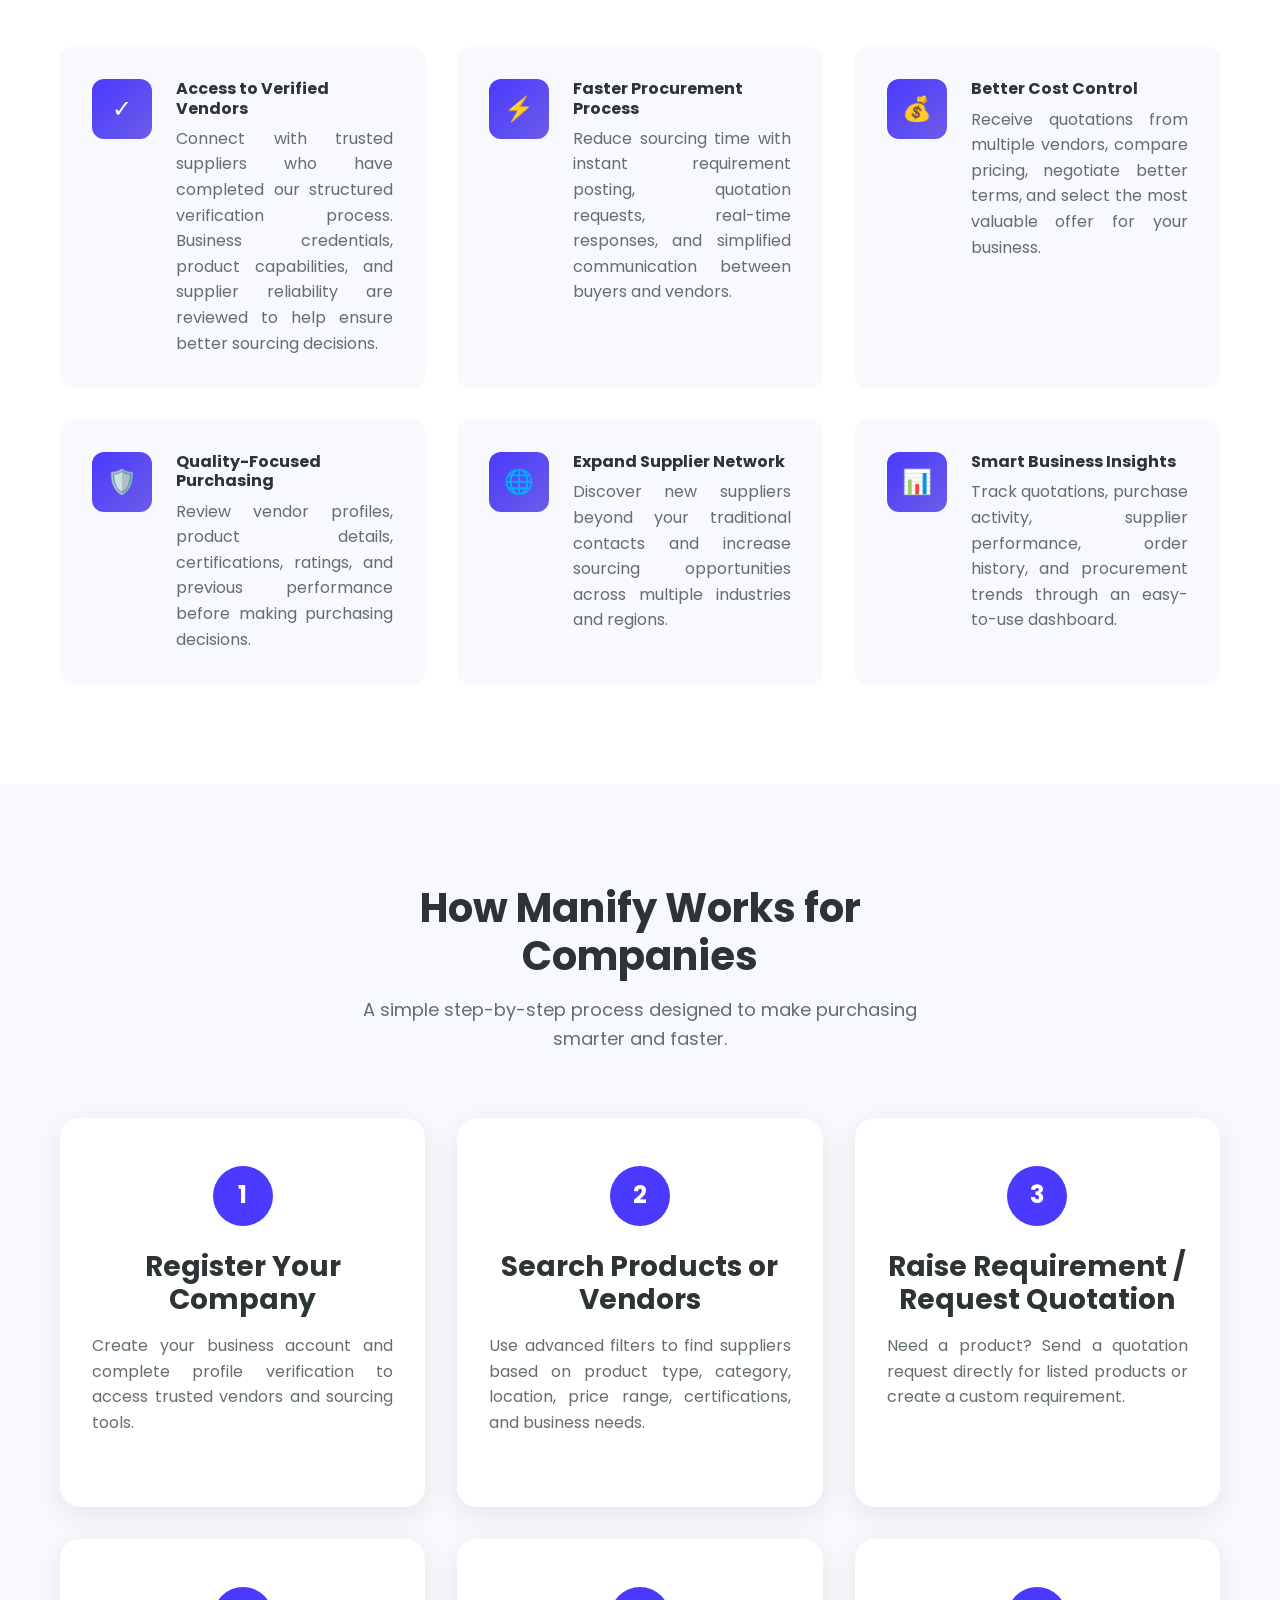
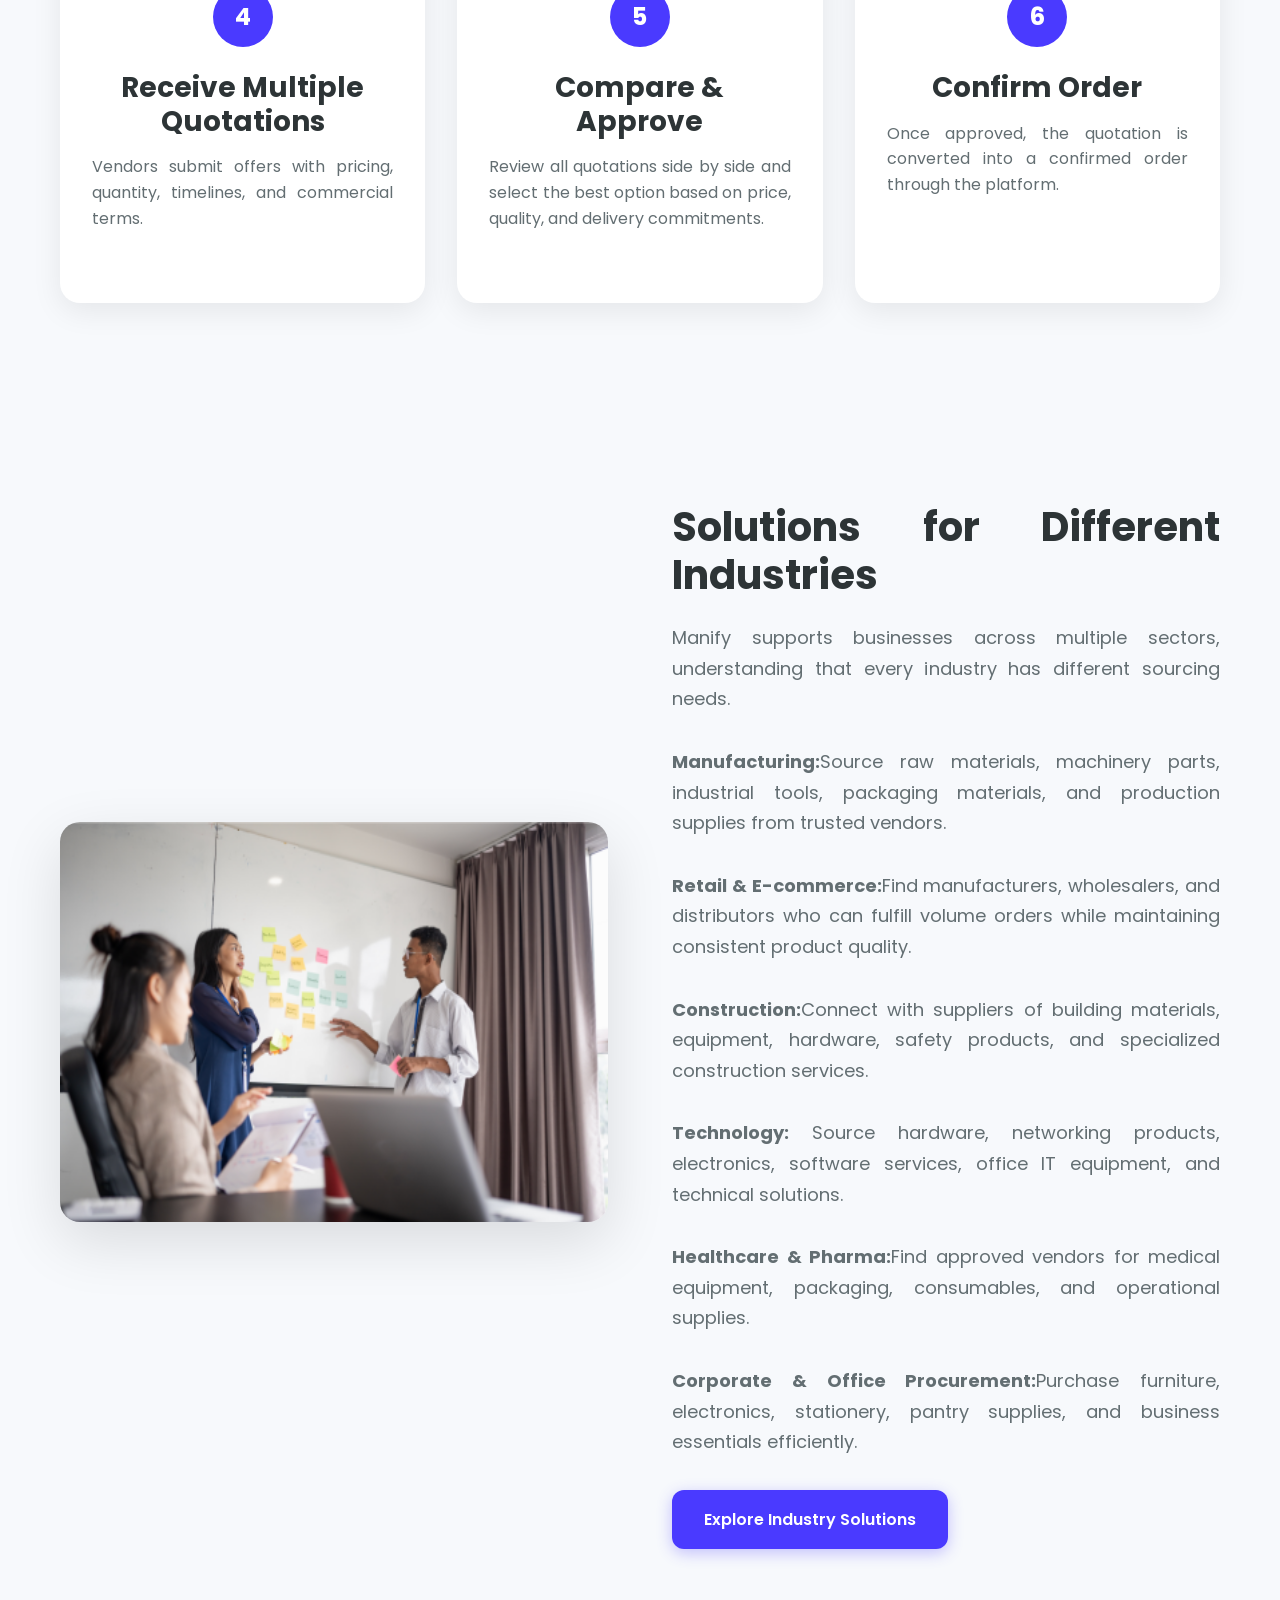
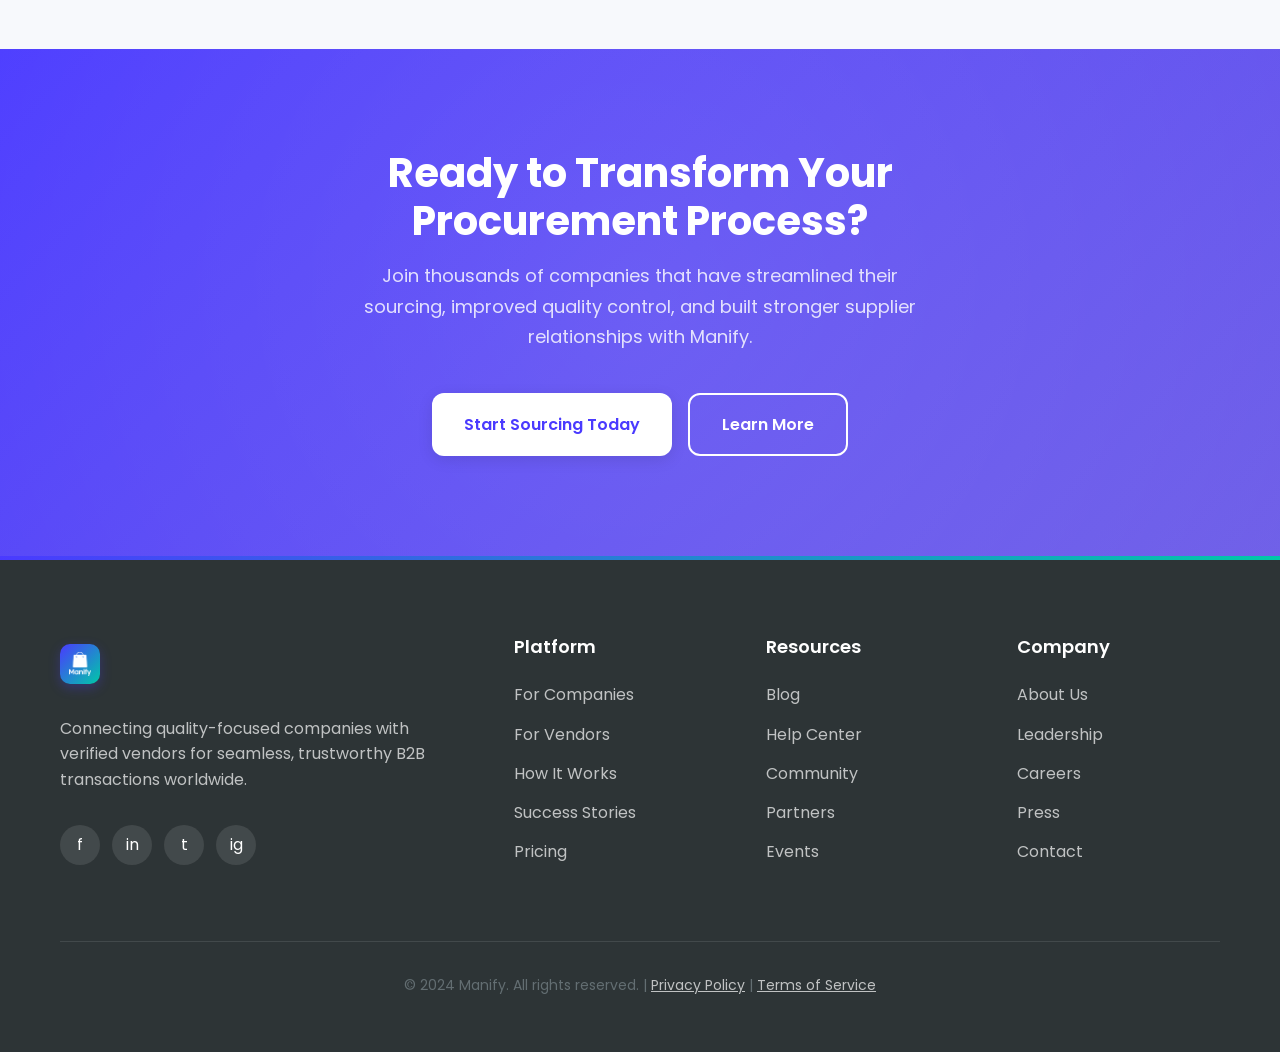
<file: company.html>
<!DOCTYPE html>
<html lang="en">

<head>
    <meta charset="UTF-8">
    <meta name="viewport" content="width=device-width, initial-scale=1.0">
    <title>For Companies - Manify</title>
    <link rel="stylesheet" href="style.css">
    <link href="https://fonts.googleapis.com/css2?family=Poppins:wght@300;400;500;600;700;800&display=swap"
        rel="stylesheet">
</head>

<body>
    <!-- Navigation -->
    <!-- <nav class="navbar">
        <div class="container">
            <div class="nav-container">
                <a href="index.html" class="nav-brand">
                    <div class="nav-logo">M</div>
                    Manify
                </a>

                <button class="mobile-menu-btn">
                    <span></span>
                    <span></span>
                    <span></span>
                </button>

                <div class="nav-links">
                    <a href="index.html" class="nav-link">Home</a>
                    <a href="company.html" class="nav-link active">For Companies</a>
                    <a href="vendor.html" class="nav-link">For Vendors</a>
                    <a href="about.html" class="nav-link">About Us</a>
                </div>

                <div class="nav-buttons">
                    <a href="login.html" class="btn btn-outline">Login</a>
                    <a href="registration.html" class="btn btn-primary">Get Started</a>
                </div>
            </div>
        </div>
    </nav> -->


    <!-- Navigation -->
    <nav class="navbar">
        <div class="container">
            <div class="nav-container">
                <a href="index.html" class="nav-brand">
                    <div class="nav-logo">
                        <img src="./img/Manify.png" alt="Manify Logo"
                            onerror="this.style.display='none'; document.querySelector('.logo-fallback').style.display='flex';">
                    </div>
                </a>

                <button class="mobile-menu-btn">
                    <span></span>
                    <span></span>
                    <span></span>
                </button>

                <div class="nav-links">
                    <a href="index.html" class="nav-link">Home</a>
                    <a href="company.html" class="nav-link active">For Companies</a>
                    <a href="vendor.html" class="nav-link">For Vendors</a>
                    <a href="about.html" class="nav-link">About Us</a>

                    <div class="nav-buttons">
                        <a href="login.html" class="btn btn-outline">Login</a>
                        <a href="registration.html" class="btn btn-primary">Get Started</a>
                    </div>
                </div>

                <!-- <div class="nav-buttons desktop-buttons">
                    <a href="login.html" class="btn btn-outline">Login</a>
                    <a href="registration.html" class="btn btn-primary">Get Started</a>
                </div> -->
            </div>
        </div>
    </nav>


    <!-- Page Hero -->
    <section class="page-hero">
        <div class="container">
            <h1>For Companies</h1>
            <p>Streamline your procurement with our network of verified, quality-focused vendors</p>
        </div>
    </section>

    <!-- Main Content -->
    <section class="content-section">
        <div class="container">
            <div class="content-grid">
                <div class="content-text" style="text-align: justify;">
                    <h2>Find Trusted Vendors with Ease</h2>
                    <p>Manify helps companies discover reliable vendors offering quality products through a smart and efficient sourcing platform. Instead of spending time searching manually, businesses can connect with verified suppliers, request quotations, compare offers, and manage purchases in one place.
                    </p>
                    <p>Our platform is built to simplify procurement, reduce delays, and help companies source confidently from vendors that meet their business requirements, quality expectations, and delivery standards.</p>
                    <p>Whether you need raw materials, finished goods, industrial products, office supplies, or customized requirements, Manify connects you with vendors ready to fulfill your needs professionally and efficiently.</p>
                    <a href="registration.html" class="btn btn-primary">Register Your Company</a>
                </div>
                <!-- <div class="content-image">
                    <div
                        style="background: linear-gradient(135deg, #4A3AFF, #00C9A7); height: 400px; border-radius: 20px; display: flex; align-items: center; justify-content: center; color: white; font-size: 1.2rem;">
                        Company Dashboard Preview
                    </div>
                </div> -->

                <div class="content-image">
                    <!-- Updated Company Dashboard Preview with Image -->
                    <img src="./img/twoindex.png" alt="Manify Company Dashboard" class="content-img" style="height: 400px;"
                        onerror="this.style.display='none'; this.nextElementSibling.style.display='flex';">
                </div>

            </div>
        </div>
    </section>

    <!-- Benefits Section -->
    <section class="benefits-section">
        <div class="container">
            <div class="section-header">
                <h2 class="section-title">Why Companies Choose Manify</h2>
                <p class="section-subtitle" style="text-align: justify;">Manify gives businesses the tools needed to modernize procurement, improve vendor selection, and create better purchasing outcomes.
                </p>
            </div>

            <div class="benefits-grid">
                <div class="benefit-item">
                    <div class="benefit-icon">✓</div>
                    <div class="benefit-text">
                        <h4>Access to Verified Vendors</h4>
                        <p style="text-align: justify;">Connect with trusted suppliers who have completed our structured verification process. Business credentials, product capabilities, and supplier reliability are reviewed to help ensure better sourcing decisions.</p>
                    </div>
                </div>
                <div class="benefit-item">
                    <div class="benefit-icon">⚡</div>
                    <div class="benefit-text">
                        <h4>Faster Procurement Process</h4>
                        <p style="text-align: justify;">Reduce sourcing time with instant requirement posting, quotation requests, real-time responses, and simplified communication between buyers and vendors.</p>
                    </div>
                </div>
                <div class="benefit-item">
                    <div class="benefit-icon">💰</div>
                    <div class="benefit-text">
                        <h4>Better Cost Control</h4>
                        <p style="text-align: justify;">Receive quotations from multiple vendors, compare pricing, negotiate better terms, and select the most valuable offer for your business.</p>
                    </div>
                </div>
                <div class="benefit-item">
                    <div class="benefit-icon">🛡️</div>
                    <div class="benefit-text">
                        <h4>Quality-Focused Purchasing</h4>
                        <p style="text-align: justify;">Review vendor profiles, product details, certifications, ratings, and previous performance before making purchasing decisions.</p>
                    </div>
                </div>
                <div class="benefit-item">
                    <div class="benefit-icon">🌐</div>
                    <div class="benefit-text">
                        <h4>Expand Supplier Network</h4>
                        <p style="text-align: justify;">Discover new suppliers beyond your traditional contacts and increase sourcing opportunities across multiple industries and regions.</p>
                    </div>
                </div>
                <div class="benefit-item">
                    <div class="benefit-icon">📊</div>
                    <div class="benefit-text">
                        <h4>Smart Business Insights</h4>
                        <p style="text-align: justify;">Track quotations, purchase activity, supplier performance, order history, and procurement trends through an easy-to-use dashboard.</p>
                    </div>
                </div>
            </div>
        </div>
    </section>

    <!-- Process Section -->
    <section class="process-section">
        <div class="container">
            <div class="section-header">
                <h2 class="section-title">How Manify Works for Companies</h2>
                <p class="section-subtitle">A simple step-by-step process designed to make purchasing smarter and faster.</p>
            </div>

            <div class="process-steps">
                <div class="process-step">
                    <div class="step-number">1</div>
                    <h3>Register Your Company</h3>
                    <p style="text-align: justify;">Create your business account and complete profile verification to access trusted vendors and sourcing tools.</p>
                </div>
                <div class="process-step">
                    <div class="step-number">2</div>
                    <h3>Search Products or Vendors</h3>
                    <p style="text-align: justify;">Use advanced filters to find suppliers based on product type, category, location, price range, certifications, and business needs.</p>
                </div>
                <div class="process-step">
                    <div class="step-number">3</div>
                    <h3>Raise Requirement / Request Quotation</h3>
                    <p style="text-align: justify;">Need a product? Send a quotation request directly for listed products or create a custom requirement.</p>
                </div>
                <div class="process-step">
                    <div class="step-number">4</div>
                    <h3>Receive Multiple Quotations</h3>
                    <p style="text-align: justify;">Vendors submit offers with pricing, quantity, timelines, and commercial terms.</p>
                </div>
                <div class="process-step">
                    <div class="step-number">5</div>
                    <h3>Compare & Approve</h3>
                    <p style="text-align: justify;">Review all quotations side by side and select the best option based on price, quality, and delivery commitments.</p>
                </div>
                <div class="process-step">
                    <div class="step-number">6</div>
                    <h3>Confirm Order</h3>
                    <p style="text-align: justify;">Once approved, the quotation is converted into a confirmed order through the platform.</p>
                </div>
            </div>
        </div>
    </section>

    <!-- Industry Solutions -->
    <section class="content-section bg-light">
        <div class="container">
            <div class="content-grid">
                <!-- <div class="content-image">
                    <div
                        style="background: linear-gradient(135deg, #4A3AFF, #00C9A7); height: 400px; border-radius: 20px; display: flex; align-items: center; justify-content: center; color: white; font-size: 1.2rem;">
                        Industry Solutions
                    </div>
                </div> -->

                <div class="content-image">
                    <!-- Updated Industry Solutions with Image -->
                    <img src="./img/growindex.png" alt="Manify Industry Solutions" class="content-img" style="height: 400px"
                         onerror="this.style.display='none'; this.nextElementSibling.style.display='flex';">
                </div>
                <div class="content-text" style="text-align: justify;">
                    <h2>Solutions for Different Industries</h2>
                    <p>Manify supports businesses across multiple sectors, understanding that every industry has different sourcing needs.</p>
                    <p><strong>Manufacturing:</strong>Source raw materials, machinery parts, industrial tools, packaging materials, and production supplies from trusted vendors.</p>
                    <p><strong>Retail & E-commerce:</strong>Find manufacturers, wholesalers, and distributors who can fulfill volume orders while maintaining consistent product quality.</p>
                    <p><strong>Construction:</strong>Connect with suppliers of building materials, equipment, hardware, safety products, and specialized construction services.</p>
                    <p><strong>Technology:</strong> Source hardware, networking products, electronics, software services, office IT equipment, and technical solutions.</p>
                    <p><strong>Healthcare & Pharma:</strong>Find approved vendors for medical equipment, packaging, consumables, and operational supplies.</p>
                    <p><strong>Corporate & Office Procurement:</strong>Purchase furniture, electronics, stationery, pantry supplies, and business essentials efficiently.</p>
                    <a href="registration.html" class="btn btn-primary">Explore Industry Solutions</a>
                </div>
            </div>
        </div>
    </section>

    <!-- CTA Section -->
    <section class="cta-section">
        <div class="container">
            <div class="cta-content">
                <h2>Ready to Transform Your Procurement Process?</h2>
                <p>Join thousands of companies that have streamlined their sourcing, improved quality control, and built
                    stronger supplier relationships with Manify.</p>
                <div class="cta-buttons">
                    <a href="registration.html" class="btn btn-light">Start Sourcing Today</a>
                    <a href="about.html" class="btn btn-outline" style="border-color: white; color: white;">Learn
                        More</a>
                </div>
            </div>
        </div>
    </section>

    <!-- Footer -->
    <footer class="footer">
        <div class="container">
            <div class="footer-content">
                <div>
                    <div class="footer-brand">
                        <!-- <a href="index.html" class="footer-logo">
                            <div class="footer-logo-icon">M</div>
                            Manify
                        </a> -->

                        <a href="index.html" class="footer-logo">
                            <div class="footer-logo-icon">
                                <img src="./img/Manify.png" alt="Manify Logo"
                                    onerror="this.style.display='none'; document.querySelector('.logo-fallback').style.display='flex';">
                            </div>
                        </a>
                    </div>
                    <p class="footer-about">Connecting quality-focused companies with verified vendors for seamless,
                        trustworthy B2B transactions worldwide.</p>
                    <div class="social-links">
                        <a href="#">f</a>
                        <a href="#">in</a>
                        <a href="#">t</a>
                        <a href="#">ig</a>
                    </div>
                </div>

                <div class="footer-links">
                    <h4>Platform</h4>
                    <ul>
                        <li><a href="company.html">For Companies</a></li>
                        <li><a href="vendor.html">For Vendors</a></li>
                        <li><a href="about.html">How It Works</a></li>
                        <li><a href="#">Success Stories</a></li>
                        <li><a href="#">Pricing</a></li>
                    </ul>
                </div>

                <div class="footer-links">
                    <h4>Resources</h4>
                    <ul>
                        <li><a href="#">Blog</a></li>
                        <li><a href="#">Help Center</a></li>
                        <li><a href="#">Community</a></li>
                        <li><a href="#">Partners</a></li>
                        <li><a href="#">Events</a></li>
                    </ul>
                </div>

                <div class="footer-links">
                    <h4>Company</h4>
                    <ul>
                        <li><a href="about.html">About Us</a></li>
                        <li><a href="#">Leadership</a></li>
                        <li><a href="#">Careers</a></li>
                        <li><a href="#">Press</a></li>
                        <li><a href="#">Contact</a></li>
                    </ul>
                </div>
            </div>

            <div class="footer-bottom">
                <p>&copy; 2024 Manify. All rights reserved. | <a href="#"
                        style="color: rgba(255, 255, 255, 0.7);">Privacy Policy</a> | <a href="#"
                        style="color: rgba(255, 255, 255, 0.7);">Terms of Service</a></p>
            </div>
        </div>
    </footer>

    <script src="script.js"></script>
</body>

</html>
</file>
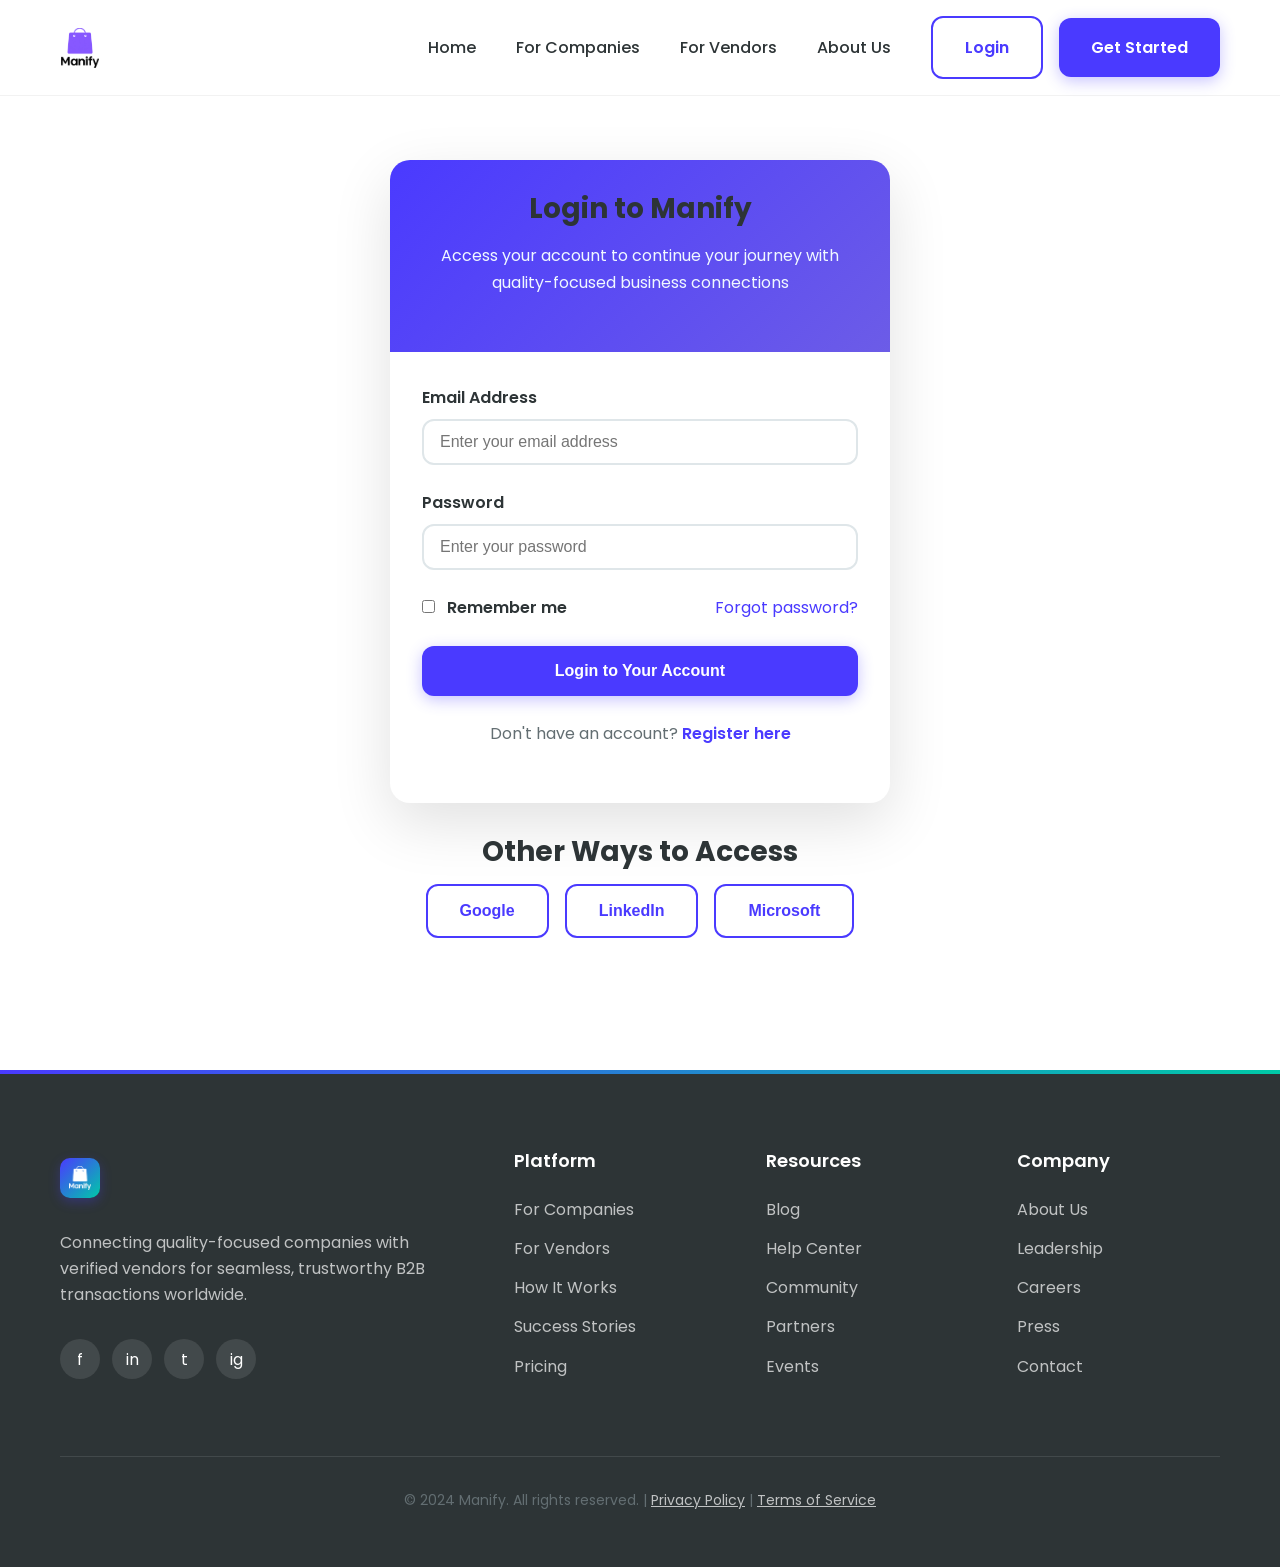
<file: login.html>
<!DOCTYPE html>
<html lang="en">

<head>
    <meta charset="UTF-8">
    <meta name="viewport" content="width=device-width, initial-scale=1.0">
    <title>Login - Manify</title>
    <link rel="stylesheet" href="style.css">
    <link href="https://fonts.googleapis.com/css2?family=Poppins:wght@300;400;500;600;700;800&display=swap"
        rel="stylesheet">
</head>

<body>
    <!-- Navigation -->
    <!-- <nav class="navbar">
        <div class="container">
            <div class="nav-container">
                <a href="index.html" class="nav-brand">
                    <div class="nav-logo">M</div>
                    Manify
                </a>

                <button class="mobile-menu-btn">
                    <span></span>
                    <span></span>
                    <span></span>
                </button>

                <div class="nav-links">
                    <a href="index.html" class="nav-link">Home</a>
                    <a href="company.html" class="nav-link">For Companies</a>
                    <a href="vendor.html" class="nav-link">For Vendors</a>
                    <a href="about.html" class="nav-link">About Us</a>
                </div>

                <div class="nav-buttons">
                    <a href="login.html" class="btn btn-outline">Login</a>
                    <a href="registration.html" class="btn btn-primary">Get Started</a>
                </div>
            </div>
        </div>
    </nav> -->


    <!-- Navigation -->
    <nav class="navbar">
        <div class="container">
            <div class="nav-container">
                <a href="index.html" class="nav-brand">
                    <div class="nav-logo">
                        <img src="./img/Manify.png" alt="Manify Logo" 
                             onerror="this.style.display='none'; document.querySelector('.logo-fallback').style.display='flex';">
                    </div>
                </a>

                <button class="mobile-menu-btn">
                    <span></span>
                    <span></span>
                    <span></span>
                </button>

                <div class="nav-links">
                    <a href="index.html" class="nav-link">Home</a>
                    <a href="company.html" class="nav-link">For Companies</a>
                    <a href="vendor.html" class="nav-link">For Vendors</a>
                    <a href="about.html" class="nav-link">About Us</a>
                    
                    <div class="nav-buttons">
                        <a href="login.html" class="btn btn-outline active">Login</a>
                        <a href="registration.html" class="btn btn-primary">Get Started</a>
                    </div>
                </div>

                <!-- <div class="nav-buttons desktop-buttons">
                    <a href="login.html" class="btn btn-outline">Login</a>
                    <a href="registration.html" class="btn btn-primary">Get Started</a>
                </div> -->
            </div>
        </div>
    </nav>


    <!-- Main Content -->
    <section class="page-content" style="padding: 160px 0 100px;">
        <div class="container">
            <div class="login-container">
                <div class="form-header">
                    <h3>Login to Manify</h3>
                    <p class="mb-0" style="color: aliceblue;">Access your account to continue your journey with quality-focused business
                        connections</p>
                </div>
                <div class="form-body">
                    <form id="loginForm">
                        <div class="form-group">
                            <label for="loginEmail">Email Address</label>
                            <input type="email" class="form-control" id="loginEmail"
                                placeholder="Enter your email address" required>
                        </div>
                        <div class="form-group">
                            <label for="loginPassword">Password</label>
                            <input type="password" class="form-control" id="loginPassword"
                                placeholder="Enter your password" required>
                        </div>
                        <div class="form-group"
                            style="display: flex; justify-content: space-between; align-items: center;">
                            <div>
                                <input type="checkbox" id="rememberMe">
                                <label for="rememberMe" style="display: inline; margin-left: 0.5rem;">Remember
                                    me</label>
                            </div>
                            <a href="#" style="color: #4A3AFF; text-decoration: none;">Forgot password?</a>
                        </div>
                        <button type="submit" class="btn btn-primary" style="width: 100%;">Login to Your
                            Account</button>
                        <div style="text-align: center; margin-top: 1.5rem;">
                            <p>Don't have an account? <a href="registration.html"
                                    style="color: #4A3AFF; text-decoration: none; font-weight: 600;">Register here</a>
                            </p>
                        </div>
                    </form>
                </div>
            </div>

            <!-- Additional Login Options -->
            <div style="max-width: 500px; margin: 2rem auto; text-align: center;">
                <h3 style="margin-bottom: 1rem; color: #2D3436;">Other Ways to Access</h3>
                <div style="display: flex; gap: 1rem; justify-content: center; flex-wrap: wrap;">
                    <button class="btn btn-outline" style="display: flex; align-items: center; gap: 0.5rem;">
                        <span>Google</span>
                    </button>
                    <button class="btn btn-outline" style="display: flex; align-items: center; gap: 0.5rem;">
                        <span>LinkedIn</span>
                    </button>
                    <button class="btn btn-outline" style="display: flex; align-items: center; gap: 0.5rem;">
                        <span>Microsoft</span>
                    </button>
                </div>
            </div>
        </div>
    </section>

    <!-- Footer -->
    <footer class="footer">
        <div class="container">
            <div class="footer-content">
                <div>
                    <div class="footer-brand">
                        <!-- <a href="index.html" class="footer-logo">
                            <div class="footer-logo-icon">M</div>
                            Manify
                        </a> -->

                        <a href="index.html" class="footer-logo">
                            <div class="footer-logo-icon">
                                <img src="./img/Manify.png" alt="Manify Logo"
                                    onerror="this.style.display='none'; document.querySelector('.logo-fallback').style.display='flex';">
                            </div>
                        </a>

                    </div>
                    <p class="footer-about">Connecting quality-focused companies with verified vendors for seamless,
                        trustworthy B2B transactions worldwide.</p>
                    <div class="social-links">
                        <a href="#">f</a>
                        <a href="#">in</a>
                        <a href="#">t</a>
                        <a href="#">ig</a>
                    </div>
                </div>

                <div class="footer-links">
                    <h4>Platform</h4>
                    <ul>
                        <li><a href="company.html">For Companies</a></li>
                        <li><a href="vendor.html">For Vendors</a></li>
                        <li><a href="about.html">How It Works</a></li>
                        <li><a href="#">Success Stories</a></li>
                        <li><a href="#">Pricing</a></li>
                    </ul>
                </div>

                <div class="footer-links">
                    <h4>Resources</h4>
                    <ul>
                        <li><a href="#">Blog</a></li>
                        <li><a href="#">Help Center</a></li>
                        <li><a href="#">Community</a></li>
                        <li><a href="#">Partners</a></li>
                        <li><a href="#">Events</a></li>
                    </ul>
                </div>

                <div class="footer-links">
                    <h4>Company</h4>
                    <ul>
                        <li><a href="about.html">About Us</a></li>
                        <li><a href="#">Leadership</a></li>
                        <li><a href="#">Careers</a></li>
                        <li><a href="#">Press</a></li>
                        <li><a href="#">Contact</a></li>
                    </ul>
                </div>
            </div>

            <div class="footer-bottom">
                <p>&copy; 2024 Manify. All rights reserved. | <a href="#"
                        style="color: rgba(255, 255, 255, 0.7);">Privacy Policy</a> | <a href="#"
                        style="color: rgba(255, 255, 255, 0.7);">Terms of Service</a></p>
            </div>
        </div>
    </footer>

    <script src="script.js"></script>
</body>

</html>
</file>
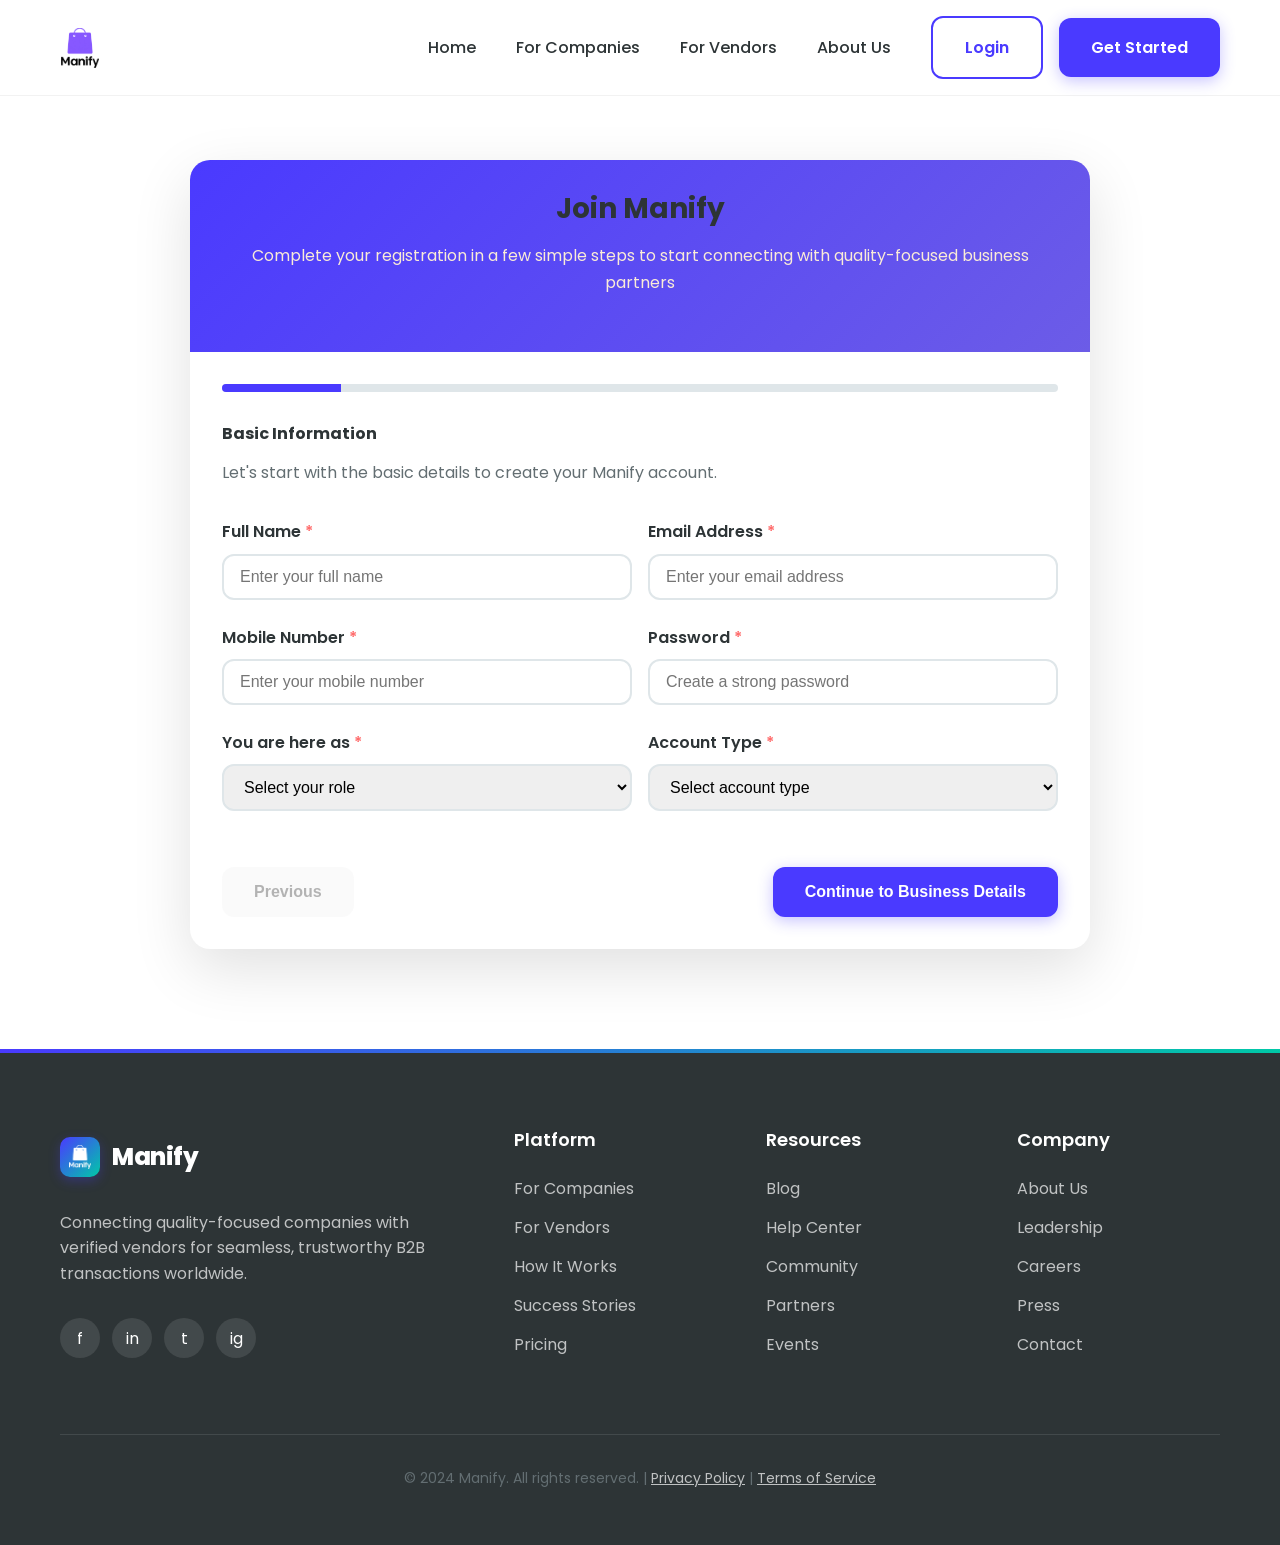
<file: registration.html>
<!DOCTYPE html>
<html lang="en">

<head>
    <meta charset="UTF-8">
    <meta name="viewport" content="width=device-width, initial-scale=1.0">
    <title>Register - Manify</title>
    <link rel="stylesheet" href="style.css">
    <link href="https://fonts.googleapis.com/css2?family=Poppins:wght@300;400;500;600;700;800&display=swap"
        rel="stylesheet">
</head>

<body>
    <!-- Navigation -->
    <nav class="navbar">
        <div class="container">
            <div class="nav-container">
                <a href="index.html" class="nav-brand">
                    <div class="nav-logo">
                        <img src="./img/Manify.png" alt="Manify Logo" 
                             onerror="this.style.display='none'; document.querySelector('.logo-fallback').style.display='flex';">
                    </div>
                </a>

                <button class="mobile-menu-btn">
                    <span></span>
                    <span></span>
                    <span></span>
                </button>

                <div class="nav-links">
                    <a href="index.html" class="nav-link">Home</a>
                    <a href="company.html" class="nav-link">For Companies</a>
                    <a href="vendor.html" class="nav-link">For Vendors</a>
                    <a href="about.html" class="nav-link">About Us</a>
                    
                    <div class="nav-buttons">
                        <a href="login.html" class="btn btn-outline">Login</a>
                        <a href="registration.html" class="btn btn-primary active">Get Started</a>
                    </div>
                </div>
            </div>
        </div>
    </nav>

    <!-- Main Content -->
    <section class="page-content" style="padding: 160px 0 100px;">
        <div class="container">
            <div class="registration-container">
                <div class="form-header">
                    <h3>Join Manify</h3>
                    <p class="mb-0" style="color: antiquewhite;">Complete your registration in a few simple steps to start connecting with
                        quality-focused business partners</p>
                </div>
                <div class="form-body">
                    <div class="progress">
                        <div class="progress-bar" role="progressbar" style="width: 14.28%"></div>
                    </div>

                    <!-- Step 1: Basic Information -->
                    <div class="form-step active" id="step1">
                        <h4 class="mb-4">Basic Information</h4>
                        <p style="color: #636E72; margin-bottom: 2rem;">Let's start with the basic details to create
                            your Manify account.</p>

                        <div class="form-row">
                            <div class="form-group">
                                <label for="fullName">Full Name <span style="color: #FF6B6B;">*</span></label>
                                <input type="text" class="form-control" id="fullName" placeholder="Enter your full name"
                                    required>
                            </div>
                            <div class="form-group">
                                <label for="email">Email Address <span style="color: #FF6B6B;">*</span></label>
                                <input type="email" class="form-control" id="email"
                                    placeholder="Enter your email address" required>
                            </div>
                        </div>

                        <div class="form-row">
                            <div class="form-group">
                                <label for="mobile">Mobile Number <span style="color: #FF6B6B;">*</span></label>
                                <input type="tel" class="form-control" id="mobile"
                                    placeholder="Enter your mobile number" required>
                            </div>
                            <div class="form-group">
                                <label for="password">Password <span style="color: #FF6B6B;">*</span></label>
                                <input type="password" class="form-control" id="password"
                                    placeholder="Create a strong password" required>
                            </div>
                        </div>

                        <div class="form-row">
                            <div class="form-group">
                                <label for="userType">You are here as <span style="color: #FF6B6B;">*</span></label>
                                <select class="form-control" id="userType" required>
                                    <option value="" selected disabled>Select your role</option>
                                    <option value="vendor">Vendor (I want to sell products/services)</option>
                                    <option value="company">Company (I want to buy products/services)</option>
                                </select>
                            </div>
                            <div class="form-group">
                                <label for="accountType">Account Type <span style="color: #FF6B6B;">*</span></label>
                                <select class="form-control" id="accountType" required>
                                    <option value="" selected disabled>Select account type</option>
                                    <option value="individual">Individual/Freelancer</option>
                                    <option value="business">Business/Organization</option>
                                </select>
                            </div>
                        </div>

                        <div class="form-navigation">
                            <button type="button" class="btn btn-secondary" id="prevBtn1" disabled>Previous</button>
                            <button type="button" class="btn btn-primary" id="nextBtn1">Continue to Business Details</button>
                        </div>
                    </div>

                    <!-- Step 2: Business/Individual Information -->
                    <div class="form-step" id="step2">
                        <h4 class="mb-4" id="step2Title">Business Information</h4>
                        <p style="color: #636E72; margin-bottom: 2rem;">Tell us more about your business to help us
                            match you with the right partners.</p>

                        <div id="businessInfo">
                            <div class="form-row">
                                <div class="form-group">
                                    <label for="legalBusinessName">Legal Business Name <span
                                            style="color: #FF6B6B;">*</span></label>
                                    <input type="text" class="form-control" id="legalBusinessName"
                                        placeholder="Enter legal business name" required>
                                </div>
                                <div class="form-group">
                                    <label for="registeredAddress">Registered Business Address <span
                                            style="color: #FF6B6B;">*</span></label>
                                    <input type="text" class="form-control" id="registeredAddress"
                                        placeholder="Enter registered address" required>
                                </div>
                            </div>

                            <div class="form-row">
                                <div class="form-group">
                                    <label for="businessEntity">Type of Business Entity <span
                                            style="color: #FF6B6B;">*</span></label>
                                    <select class="form-control" id="businessEntity" required>
                                        <option value="" selected disabled>Select entity type</option>
                                        <option value="pvt">Private Limited Company</option>
                                        <option value="llp">Limited Liability Partnership (LLP)</option>
                                        <option value="partnership">Partnership Firm</option>
                                        <option value="sole">Sole Proprietorship</option>
                                        <option value="public">Public Limited Company</option>
                                        <option value="other">Other</option>
                                    </select>
                                </div>
                                <div class="form-group">
                                    <label for="registrationNo">Company Registration No. <span
                                            style="color: #FF6B6B;">*</span></label>
                                    <input type="text" class="form-control" id="registrationNo"
                                        placeholder="Enter registration number" required>
                                </div>
                            </div>

                            <div class="form-row">
                                <div class="form-group">
                                    <label for="incorporationDate">Date of Incorporation <span
                                            style="color: #FF6B6B;">*</span></label>
                                    <input type="date" class="form-control" id="incorporationDate" required>
                                </div>
                                <div class="form-group">
                                    <label for="businessPhone">Business Phone No. <span
                                            style="color: #FF6B6B;">*</span></label>
                                    <input type="tel" class="form-control" id="businessPhone"
                                        placeholder="Enter business phone number" required>
                                </div>
                            </div>
                        </div>

                        <div id="individualInfo" style="display: none;">
                            <div class="form-row">
                                <div class="form-group">
                                    <label for="legalName">Full Legal Name <span
                                            style="color: #FF6B6B;">*</span></label>
                                    <input type="text" class="form-control" id="legalName"
                                        placeholder="Enter your full legal name" required>
                                </div>
                                <div class="form-group">
                                    <label for="residentialAddress">Residential Address <span
                                            style="color: #FF6B6B;">*</span></label>
                                    <input type="text" class="form-control" id="residentialAddress"
                                        placeholder="Enter your residential address" required>
                                </div>
                            </div>
                            <div class="form-group">
                                <label for="governmentId">Government Issued ID <span
                                        style="color: #FF6B6B;">*</span></label>
                                <input type="text" class="form-control" id="governmentId"
                                    placeholder="e.g., Aadhar, Passport, Driver's License" required>
                            </div>
                        </div>

                        <div class="form-navigation">
                            <button type="button" class="btn btn-secondary" id="prevBtn2">Previous</button>
                            <button type="button" class="btn btn-primary" id="nextBtn2">Continue to Bank Details</button>
                        </div>
                    </div>

                    <!-- Step 3: Bank Information -->
                    <div class="form-step" id="step3">
                        <h4 class="mb-4">Bank Account Information</h4>
                        <p style="color: #636E72; margin-bottom: 2rem;">Provide your bank details for secure
                            transactions and payments.</p>

                        <div class="form-row">
                            <div class="form-group">
                                <label for="bankName">Bank Name <span style="color: #FF6B6B;">*</span></label>
                                <input type="text" class="form-control" id="bankName" placeholder="Enter bank name"
                                    required>
                            </div>
                            <div class="form-group">
                                <label for="accountHolderName">Account Holder Name <span
                                        style="color: #FF6B6B;">*</span></label>
                                <input type="text" class="form-control" id="accountHolderName"
                                    placeholder="Enter account holder name" required>
                            </div>
                        </div>

                        <div class="form-row">
                            <div class="form-group">
                                <label for="accountNumber">Bank Account No. <span
                                        style="color: #FF6B6B;">*</span></label>
                                <input type="text" class="form-control" id="accountNumber"
                                    placeholder="Enter account number" required>
                            </div>
                            <div class="form-group">
                                <label for="ifscCode">IFSC Code <span style="color: #FF6B6B;">*</span></label>
                                <input type="text" class="form-control" id="ifscCode" placeholder="Enter IFSC code"
                                    required>
                            </div>
                        </div>

                        <div class="form-group">
                            <label for="bankBranch">Bank Branch Address <span style="color: #FF6B6B;">*</span></label>
                            <input type="text" class="form-control" id="bankBranch"
                                placeholder="Enter bank branch address" required>
                        </div>

                        <div class="form-navigation">
                            <button type="button" class="btn btn-secondary" id="prevBtn3">Previous</button>
                            <button type="button" class="btn btn-primary" id="nextBtn3">Continue to Identity Verification</button>
                        </div>
                    </div>

                    <!-- Step 4: Identity Verification -->
                    <div class="form-step" id="step4">
                        <h4 class="mb-4">Identity Verification (KYC)</h4>
                        <p style="color: #636E72; margin-bottom: 2rem;">Upload required documents for identity
                            verification and KYC compliance.</p>

                        <div class="form-group">
                            <label for="govIdDocument">Government Issued Photo ID <span
                                    style="color: #FF6B6B;">*</span></label>
                            <input type="file" class="form-control" id="govIdDocument" accept=".jpg,.jpeg,.png,.pdf"
                                required>
                            <small style="color: #636E72;">Upload a clear copy of your government-issued ID (Aadhar,
                                Passport, Driver's License, etc.)</small>
                        </div>

                        <div class="form-group">
                            <label for="bankStatement">Recent Bank Account Statement <span
                                    style="color: #FF6B6B;">*</span></label>
                            <input type="file" class="form-control" id="bankStatement" accept=".jpg,.jpeg,.png,.pdf"
                                required>
                            <small style="color: #636E72;">Upload a recent bank statement (last 3 months)</small>
                        </div>

                        <div class="form-group">
                            <label for="addressProof">Utility Bill or Business Address Proof <span
                                    style="color: #FF6B6B;">*</span></label>
                            <input type="file" class="form-control" id="addressProof" accept=".jpg,.jpeg,.png,.pdf"
                                required>
                            <small style="color: #636E72;">Upload a recent utility bill or other document proving your
                                address</small>
                        </div>

                        <div class="form-group">
                            <label for="selfieVerification">Selfie Verification <span
                                    style="color: #FF6B6B;">*</span></label>
                            <input type="file" class="form-control" id="selfieVerification" accept=".jpg,.jpeg,.png"
                                required>
                            <small style="color: #636E72;">Upload a clear selfie photo for identity verification</small>
                        </div>

                        <div class="form-navigation">
                            <button type="button" class="btn btn-secondary" id="prevBtn4">Previous</button>
                            <button type="button" class="btn btn-primary" id="nextBtn4">Continue to Tax Information</button>
                        </div>
                    </div>

                    <!-- Step 5: Tax Information -->
                    <div class="form-step" id="step5">
                        <h4 class="mb-4">Tax Information</h4>
                        <p style="color: #636E72; margin-bottom: 2rem;">Provide your tax details for compliance and
                            invoicing purposes.</p>

                        <div class="form-row">
                            <div class="form-group">
                                <label for="taxId">Tax ID Number <span style="color: #FF6B6B;">*</span></label>
                                <input type="text" class="form-control" id="taxId" placeholder="Enter tax ID number"
                                    required>
                            </div>
                            <div class="form-group">
                                <label for="businessTypeTax">Business Type for Tax Purposes <span
                                        style="color: #FF6B6B;">*</span></label>
                                <select class="form-control" id="businessTypeTax" required>
                                    <option value="" selected disabled>Select business type</option>
                                    <option value="individual">Individual</option>
                                    <option value="partnership">Partnership</option>
                                    <option value="corporation">Corporation</option>
                                    <option value="llc">LLC</option>
                                    <option value="other">Other</option>
                                </select>
                            </div>
                        </div>

                        <div class="form-group">
                            <label for="taxCertification">Tax Certification or Registration Document <span
                                    style="color: #FF6B6B;">*</span></label>
                            <input type="file" class="form-control" id="taxCertification" accept=".jpg,.jpeg,.png,.pdf"
                                required>
                            <small style="color: #636E72;">Upload your tax certification or registration
                                document</small>
                        </div>

                        <div class="form-navigation">
                            <button type="button" class="btn btn-secondary" id="prevBtn5">Previous</button>
                            <button type="button" class="btn btn-primary" id="nextBtn5">Continue to Business Details</button>
                        </div>
                    </div>

                    <!-- Step 6: Product/Service Information -->
                    <div class="form-step" id="step6">
                        <h4 class="mb-4" id="step6Title">Product/Service Information</h4>
                        <p style="color: #636E72; margin-bottom: 2rem;">Tell us about your products or procurement needs
                            to help us make better matches.</p>

                        <div id="vendorProductInfo">
                            <div class="form-group">
                                <label for="productCategories">Product Categories <span
                                        style="color: #FF6B6B;">*</span></label>
                                <select class="form-control" id="productCategories" multiple required
                                    style="height: 120px;">
                                    <option value="electronics">Electronics & Electrical</option>
                                    <option value="textiles">Textiles & Apparel</option>
                                    <option value="food">Food & Beverage Products</option>
                                    <option value="machinery">Machinery & Equipment</option>
                                    <option value="rawmaterials">Raw Materials</option>
                                    <option value="chemicals">Chemicals & Pharmaceuticals</option>
                                    <option value="construction">Construction Materials</option>
                                    <option value="automotive">Automotive Parts</option>
                                    <option value="furniture">Furniture & Home Decor</option>
                                    <option value="other">Other</option>
                                </select>
                                <small style="color: #636E72;">Hold Ctrl/Cmd to select multiple categories</small>
                            </div>

                            <div class="form-group">
                                <label for="productDescription">Product/Service Description <span
                                        style="color: #FF6B6B;">*</span></label>
                                <textarea class="form-control" id="productDescription" rows="4"
                                    placeholder="Describe your products or services in detail, including key features and quality standards"
                                    required></textarea>
                            </div>

                            <div class="form-row">
                                <div class="form-group">
                                    <label for="productionCapacity">Production Capacity <span
                                            style="color: #FF6B6B;">*</span></label>
                                    <input type="text" class="form-control" id="productionCapacity"
                                        placeholder="e.g., 1000 units/month" required>
                                </div>
                                <div class="form-group">
                                    <label for="qualityCertifications">Quality Certifications</label>
                                    <input type="text" class="form-control" id="qualityCertifications"
                                        placeholder="e.g., ISO 9001, CE Mark, etc.">
                                </div>
                            </div>
                        </div>

                        <div id="companyProcurementInfo" style="display: none;">
                            <div class="form-group">
                                <label for="procurementCategories">Procurement Categories <span
                                        style="color: #FF6B6B;">*</span></label>
                                <select class="form-control" id="procurementCategories" multiple required
                                    style="height: 120px;">
                                    <option value="electronics">Electronics & Electrical</option>
                                    <option value="textiles">Textiles & Apparel</option>
                                    <option value="food">Food & Beverage Products</option>
                                    <option value="machinery">Machinery & Equipment</option>
                                    <option value="rawmaterials">Raw Materials</option>
                                    <option value="chemicals">Chemicals & Pharmaceuticals</option>
                                    <option value="construction">Construction Materials</option>
                                    <option value="automotive">Automotive Parts</option>
                                    <option value="furniture">Furniture & Home Decor</option>
                                    <option value="other">Other</option>
                                </select>
                                <small style="color: #636E72;">Hold Ctrl/Cmd to select multiple categories</small>
                            </div>

                            <div class="form-group">
                                <label for="procurementNeeds">Procurement Needs Description <span
                                        style="color: #FF6B6B;">*</span></label>
                                <textarea class="form-control" id="procurementNeeds" rows="4"
                                    placeholder="Describe your procurement needs, including volume requirements and quality standards"
                                    required></textarea>
                            </div>

                            <div class="form-row">
                                <div class="form-group">
                                    <label for="annualProcurement">Annual Procurement Volume <span
                                            style="color: #FF6B6B;">*</span></label>
                                    <input type="text" class="form-control" id="annualProcurement"
                                        placeholder="e.g., $500,000 annually" required>
                                </div>
                                <div class="form-group">
                                    <label for="preferredRegions">Preferred Vendor Regions</label>
                                    <input type="text" class="form-control" id="preferredRegions"
                                        placeholder="e.g., North India, Southeast Asia, etc.">
                                </div>
                            </div>
                        </div>

                        <div class="form-navigation">
                            <button type="button" class="btn btn-secondary" id="prevBtn6">Previous</button>
                            <button type="button" class="btn btn-primary" id="nextBtn6">Review & Submit</button>
                        </div>
                    </div>

                    <!-- Step 7: Review & Submit -->
                    <div class="form-step" id="step7">
                        <h4 class="mb-4">Review & Submit</h4>
                        <div class="alert alert-info"
                            style="background: #F7F9FC; padding: 1.5rem; border-radius: 12px; border-left: 4px solid #4A3AFF; margin-bottom: 2rem;">
                            <h5 style="margin-bottom: 0.5rem; color: #3A2BD6;">Almost Done!</h5>
                            <p class="mb-0" style="color: #2D3436;">Please review all the information you've provided.
                                Once submitted, our team will verify your details and activate your account within 2-3
                                business days.</p>
                        </div>

                        <div style="background: #F7F9FC; padding: 1.5rem; border-radius: 12px; margin-bottom: 1.5rem;">
                            <h5 style="margin-bottom: 1rem; color: #2D3436;">Basic Information</h5>
                            <div class="review-grid">
                                <div><strong>Full Name:</strong> <span id="reviewFullName"></span></div>
                                <div><strong>Email:</strong> <span id="reviewEmail"></span></div>
                                <div><strong>Mobile:</strong> <span id="reviewMobile"></span></div>
                                <div><strong>Account Type:</strong> <span id="reviewAccountType"></span></div>
                            </div>
                        </div>

                        <div style="background: #F7F9FC; padding: 1.5rem; border-radius: 12px; margin-bottom: 1.5rem;">
                            <h5 style="margin-bottom: 1rem; color: #2D3436;" id="reviewStep2Title">Business/Individual
                                Information</h5>
                            <div id="reviewStep2Content"></div>
                        </div>

                        <div style="background: #F7F9FC; padding: 1.5rem; border-radius: 12px; margin-bottom: 1.5rem;">
                            <h5 style="margin-bottom: 1rem; color: #2D3436;">Bank Information</h5>
                            <div class="review-grid">
                                <div><strong>Bank Name:</strong> <span id="reviewBankName"></span></div>
                                <div><strong>Account Holder:</strong> <span id="reviewAccountHolder"></span></div>
                                <div><strong>Account Number:</strong> <span id="reviewAccountNumber"></span></div>
                                <div><strong>IFSC Code:</strong> <span id="reviewIfsc"></span></div>
                            </div>
                        </div>

                        <div style="background: #F7F9FC; padding: 1.5rem; border-radius: 12px; margin-bottom: 1.5rem;">
                            <h5 style="margin-bottom: 1rem; color: #2D3436;" id="reviewStep6Title">Product/Procurement
                                Information</h5>
                            <div id="reviewStep6Content"></div>
                        </div>

                        <div class="form-group">
                            <div style="display: flex; align-items: flex-start; gap: 0.5rem;">
                                <input type="checkbox" id="agreeTerms" required style="margin-top: 0.2rem;">
                                <label for="agreeTerms" style="display: inline; line-height: 1.5;">
                                    I agree to the <a href="#" style="color: #4A3AFF;">Terms of Service</a> and <a
                                        href="#" style="color: #4A3AFF;">Privacy Policy</a> of Manify
                                </label>
                            </div>
                        </div>

                        <div class="form-navigation">
                            <button type="button" class="btn btn-secondary" id="prevBtn7">Previous</button>
                            <button type="button" class="btn btn-primary" id="submitBtn">Submit Application</button>
                        </div>
                    </div>
                </div>
            </div>
        </div>
    </section>

    <!-- Footer -->
    <footer class="footer">
        <div class="container">
            <div class="footer-content">
                <div>
                    <div class="footer-brand">
                        <a href="index.html" class="footer-logo">
                            <div class="footer-logo-icon">
                                <img src="./img/Manify.png" alt="Manify Logo">
                            </div>
                            <span class="footer-logo-text">Manify</span>
                        </a>
                    </div>
                    <p class="footer-about">Connecting quality-focused companies with verified vendors for seamless,
                        trustworthy B2B transactions worldwide.</p>
                    <div class="social-links">
                        <a href="#">f</a>
                        <a href="#">in</a>
                        <a href="#">t</a>
                        <a href="#">ig</a>
                    </div>
                </div>

                <div class="footer-links">
                    <h4>Platform</h4>
                    <ul>
                        <li><a href="company.html">For Companies</a></li>
                        <li><a href="vendor.html">For Vendors</a></li>
                        <li><a href="about.html">How It Works</a></li>
                        <li><a href="#">Success Stories</a></li>
                        <li><a href="#">Pricing</a></li>
                    </ul>
                </div>

                <div class="footer-links">
                    <h4>Resources</h4>
                    <ul>
                        <li><a href="#">Blog</a></li>
                        <li><a href="#">Help Center</a></li>
                        <li><a href="#">Community</a></li>
                        <li><a href="#">Partners</a></li>
                        <li><a href="#">Events</a></li>
                    </ul>
                </div>

                <div class="footer-links">
                    <h4>Company</h4>
                    <ul>
                        <li><a href="about.html">About Us</a></li>
                        <li><a href="#">Leadership</a></li>
                        <li><a href="#">Careers</a></li>
                        <li><a href="#">Press</a></li>
                        <li><a href="#">Contact</a></li>
                    </ul>
                </div>
            </div>

            <div class="footer-bottom">
                <p>&copy; 2024 Manify. All rights reserved. | <a href="#"
                        style="color: rgba(255, 255, 255, 0.7);">Privacy Policy</a> | <a href="#"
                        style="color: rgba(255, 255, 255, 0.7);">Terms of Service</a></p>
            </div>
        </div>
    </footer>

    <script>
        // Registration form functionality
        let currentStep = 1;
        const totalSteps = 7;

        // Initialize the form when DOM is loaded
        document.addEventListener('DOMContentLoaded', function() {
            console.log('Initializing registration form...');
            initRegistrationForm();
        });

        function initRegistrationForm() {
            console.log('Setting up event listeners...');
            
            // Next buttons
            for (let i = 1; i <= 6; i++) {
                const nextBtn = document.getElementById(`nextBtn${i}`);
                console.log(`Setting up nextBtn${i}:`, nextBtn);
                if (nextBtn) {
                    nextBtn.addEventListener('click', function() {
                        console.log(`Next button ${i} clicked`);
                        nextStep();
                    });
                }
            }
            
            // Previous buttons
            for (let i = 2; i <= 7; i++) {
                const prevBtn = document.getElementById(`prevBtn${i}`);
                console.log(`Setting up prevBtn${i}:`, prevBtn);
                if (prevBtn) {
                    prevBtn.addEventListener('click', function() {
                        console.log(`Previous button ${i} clicked`);
                        prevStep();
                    });
                }
            }
            
            // Account type change
            const accountType = document.getElementById('accountType');
            if (accountType) {
                accountType.addEventListener('change', function() {
                    toggleAccountType(this.value);
                });
            }
            
            // User type change
            const userType = document.getElementById('userType');
            if (userType) {
                userType.addEventListener('change', function() {
                    toggleUserType(this.value);
                });
            }
            
            // Submit button
            const submitBtn = document.getElementById('submitBtn');
            if (submitBtn) {
                submitBtn.addEventListener('click', submitForm);
            }

            console.log('Event listeners setup complete');
        }

        function nextStep() {
            console.log('Next step called, current step:', currentStep);
            if (validateStep(currentStep)) {
                // Update progress bar
                updateProgressBar(currentStep);
                
                // Hide current step
                document.getElementById(`step${currentStep}`).classList.remove('active');
                
                // Show next step
                currentStep++;
                document.getElementById(`step${currentStep}`).classList.add('active');
                
                // Update review section if we're on the last step
                if (currentStep === totalSteps) {
                    updateReviewSection();
                }
                
                // Scroll to top of form
                document.querySelector('.registration-container').scrollIntoView({
                    behavior: 'smooth',
                    block: 'start'
                });

                console.log('Moved to step:', currentStep);
            } else {
                console.log('Validation failed for step:', currentStep);
            }
        }

        function prevStep() {
            console.log('Previous step called, current step:', currentStep);
            // Update progress bar
            updateProgressBar(currentStep - 2);
            
            // Hide current step
            document.getElementById(`step${currentStep}`).classList.remove('active');
            
            // Show previous step
            currentStep--;
            document.getElementById(`step${currentStep}`).classList.add('active');
            
            // Scroll to top of form
            document.querySelector('.registration-container').scrollIntoView({
                behavior: 'smooth',
                block: 'start'
            });

            console.log('Moved to step:', currentStep);
        }

        function updateProgressBar(step) {
            const progress = ((step) / totalSteps) * 100;
            document.querySelector('.progress-bar').style.width = `${progress}%`;
            console.log('Progress bar updated to:', progress + '%');
        }

        function validateStep(step) {
            console.log('Validating step:', step);
            let isValid = true;
            const currentStepElement = document.getElementById(`step${step}`);
            
            // Get only visible required fields
            const requiredFields = currentStepElement.querySelectorAll('[required]');
            const visibleRequiredFields = Array.from(requiredFields).filter(field => {
                return field.offsetParent !== null && field.style.display !== 'none';
            });
            
            console.log('Visible required fields:', visibleRequiredFields.length);
            
            visibleRequiredFields.forEach(field => {
                if (!field.value.trim()) {
                    isValid = false;
                    field.style.borderColor = '#FF6B6B';
                    console.log('Field validation failed:', field.id, 'Value:', field.value);
                } else {
                    field.style.borderColor = '';
                    console.log('Field validation passed:', field.id, 'Value:', field.value);
                }
            });
            
            // Special validation for step 2 based on account type
            if (step === 2) {
                const accountType = document.getElementById('accountType').value;
                if (accountType === 'business') {
                    // Validate business fields
                    const businessFields = ['legalBusinessName', 'registeredAddress', 'businessEntity', 'registrationNo', 'incorporationDate', 'businessPhone'];
                    businessFields.forEach(fieldId => {
                        const field = document.getElementById(fieldId);
                        if (field && !field.value.trim()) {
                            isValid = false;
                            field.style.borderColor = '#FF6B6B';
                            console.log('Business field validation failed:', fieldId);
                        }
                    });
                } else if (accountType === 'individual') {
                    // Validate individual fields
                    const individualFields = ['legalName', 'residentialAddress', 'governmentId'];
                    individualFields.forEach(fieldId => {
                        const field = document.getElementById(fieldId);
                        if (field && !field.value.trim()) {
                            isValid = false;
                            field.style.borderColor = '#FF6B6B';
                            console.log('Individual field validation failed:', fieldId);
                        }
                    });
                }
            }
            
            if (!isValid) {
                showNotification('Please fill in all required fields', 'error');
            } else {
                console.log('Step validation passed');
            }
            
            return isValid;
        }

        function toggleAccountType(type) {
            const businessInfo = document.getElementById('businessInfo');
            const individualInfo = document.getElementById('individualInfo');
            const step2Title = document.getElementById('step2Title');
            
            if (type === 'business') {
                businessInfo.style.display = 'block';
                individualInfo.style.display = 'none';
                step2Title.textContent = 'Business Information';
                
                // Update required attributes
                document.getElementById('legalBusinessName').required = true;
                document.getElementById('registeredAddress').required = true;
                document.getElementById('businessEntity').required = true;
                document.getElementById('registrationNo').required = true;
                document.getElementById('incorporationDate').required = true;
                document.getElementById('businessPhone').required = true;
                
                document.getElementById('legalName').required = false;
                document.getElementById('residentialAddress').required = false;
                document.getElementById('governmentId').required = false;
                
            } else if (type === 'individual') {
                businessInfo.style.display = 'none';
                individualInfo.style.display = 'block';
                step2Title.textContent = 'Individual Information';
                
                // Update required attributes
                document.getElementById('legalBusinessName').required = false;
                document.getElementById('registeredAddress').required = false;
                document.getElementById('businessEntity').required = false;
                document.getElementById('registrationNo').required = false;
                document.getElementById('incorporationDate').required = false;
                document.getElementById('businessPhone').required = false;
                
                document.getElementById('legalName').required = true;
                document.getElementById('residentialAddress').required = true;
                document.getElementById('governmentId').required = true;
            }
        }

        function toggleUserType(type) {
            const vendorProductInfo = document.getElementById('vendorProductInfo');
            const companyProcurementInfo = document.getElementById('companyProcurementInfo');
            const step6Title = document.getElementById('step6Title');
            
            if (type === 'vendor') {
                vendorProductInfo.style.display = 'block';
                companyProcurementInfo.style.display = 'none';
                step6Title.textContent = 'Product Information';
            } else if (type === 'company') {
                vendorProductInfo.style.display = 'none';
                companyProcurementInfo.style.display = 'block';
                step6Title.textContent = 'Procurement Information';
            }
        }

        function updateReviewSection() {
            // Update basic information
            document.getElementById('reviewFullName').textContent = document.getElementById('fullName').value;
            document.getElementById('reviewEmail').textContent = document.getElementById('email').value;
            document.getElementById('reviewMobile').textContent = document.getElementById('mobile').value;
            document.getElementById('reviewAccountType').textContent = document.getElementById('accountType').value;
            
            // Update business/individual information
            const accountType = document.getElementById('accountType').value;
            const reviewStep2Title = document.getElementById('reviewStep2Title');
            const reviewStep2Content = document.getElementById('reviewStep2Content');
            
            if (accountType === 'business') {
                reviewStep2Title.textContent = 'Business Information';
                reviewStep2Content.innerHTML = `
                    <div class="review-grid">
                        <div><strong>Legal Business Name:</strong> ${document.getElementById('legalBusinessName').value}</div>
                        <div><strong>Business Entity:</strong> ${document.getElementById('businessEntity').value}</div>
                        <div><strong>Registration No.:</strong> ${document.getElementById('registrationNo').value}</div>
                        <div><strong>Registered Address:</strong> ${document.getElementById('registeredAddress').value}</div>
                        <div><strong>Incorporation Date:</strong> ${document.getElementById('incorporationDate').value}</div>
                        <div><strong>Business Phone:</strong> ${document.getElementById('businessPhone').value}</div>
                    </div>
                `;
            } else {
                reviewStep2Title.textContent = 'Individual Information';
                reviewStep2Content.innerHTML = `
                    <div class="review-grid">
                        <div><strong>Legal Name:</strong> ${document.getElementById('legalName').value}</div>
                        <div><strong>Residential Address:</strong> ${document.getElementById('residentialAddress').value}</div>
                        <div><strong>Government ID:</strong> ${document.getElementById('governmentId').value}</div>
                    </div>
                `;
            }
            
            // Update bank information
            document.getElementById('reviewBankName').textContent = document.getElementById('bankName').value;
            document.getElementById('reviewAccountHolder').textContent = document.getElementById('accountHolderName').value;
            document.getElementById('reviewAccountNumber').textContent = document.getElementById('accountNumber').value;
            document.getElementById('reviewIfsc').textContent = document.getElementById('ifscCode').value;
            
            // Update product/procurement information
            const userType = document.getElementById('userType').value;
            const reviewStep6Title = document.getElementById('reviewStep6Title');
            const reviewStep6Content = document.getElementById('reviewStep6Content');
            
            if (userType === 'vendor') {
                reviewStep6Title.textContent = 'Product Information';
                const selectedCategories = Array.from(document.getElementById('productCategories').selectedOptions)
                    .map(option => option.text).join(', ');
                reviewStep6Content.innerHTML = `
                    <div class="review-grid">
                        <div><strong>Product Categories:</strong> ${selectedCategories}</div>
                        <div><strong>Production Capacity:</strong> ${document.getElementById('productionCapacity').value}</div>
                        <div><strong>Quality Certifications:</strong> ${document.getElementById('qualityCertifications').value || 'None provided'}</div>
                        <div><strong>Description:</strong> ${document.getElementById('productDescription').value}</div>
                    </div>
                `;
            } else {
                reviewStep6Title.textContent = 'Procurement Information';
                const selectedCategories = Array.from(document.getElementById('procurementCategories').selectedOptions)
                    .map(option => option.text).join(', ');
                reviewStep6Content.innerHTML = `
                    <div class="review-grid">
                        <div><strong>Procurement Categories:</strong> ${selectedCategories}</div>
                        <div><strong>Annual Procurement Volume:</strong> ${document.getElementById('annualProcurement').value}</div>
                        <div><strong>Preferred Regions:</strong> ${document.getElementById('preferredRegions').value || 'Not specified'}</div>
                        <div><strong>Procurement Needs:</strong> ${document.getElementById('procurementNeeds').value}</div>
                    </div>
                `;
            }
        }

        function submitForm() {
            // Validate final step
            if (!document.getElementById('agreeTerms').checked) {
                showNotification('Please agree to the Terms of Service and Privacy Policy', 'error');
                return;
            }
            
            // Show loading state
            const submitBtn = document.getElementById('submitBtn');
            const originalText = submitBtn.textContent;
            submitBtn.textContent = 'Submitting...';
            submitBtn.disabled = true;
            
            // Simulate API call
            setTimeout(() => {
                showNotification('Registration submitted successfully! Our team will review your application and contact you within 2-3 business days.', 'success');
                
                // Reset button
                submitBtn.textContent = originalText;
                submitBtn.disabled = false;
                
                // Redirect to home page after success
                setTimeout(() => {
                    window.location.href = 'index.html';
                }, 3000);
            }, 2000);
        }

        function showNotification(message, type) {
            // Create notification element
            const notification = document.createElement('div');
            notification.className = `notification ${type}`;
            notification.textContent = message;
            
            // Add styles
            notification.style.cssText = `
                position: fixed;
                top: 100px;
                right: 20px;
                padding: 16px 24px;
                border-radius: 12px;
                color: white;
                font-weight: 500;
                z-index: 10000;
                max-width: 400px;
                box-shadow: 0 8px 30px rgba(0, 0, 0, 0.15);
                transform: translateX(400px);
                transition: all 0.3s cubic-bezier(0.4, 0, 0.2, 1);
            `;
            
            // Set background color based on type
            if (type === 'success') {
                notification.style.background = '#00C9A7';
            } else if (type === 'error') {
                notification.style.background = '#FF6B6B';
            } else {
                notification.style.background = '#4A3AFF';
            }
            
            // Add to page
            document.body.appendChild(notification);
            
            // Animate in
            setTimeout(() => {
                notification.style.transform = 'translateX(0)';
            }, 100);
            
            // Remove after delay
            setTimeout(() => {
                notification.style.transform = 'translateX(400px)';
                setTimeout(() => {
                    if (notification.parentNode) {
                        notification.parentNode.removeChild(notification);
                    }
                }, 300);
            }, 4000);
        }
    </script>
</body>
</html>
</file>
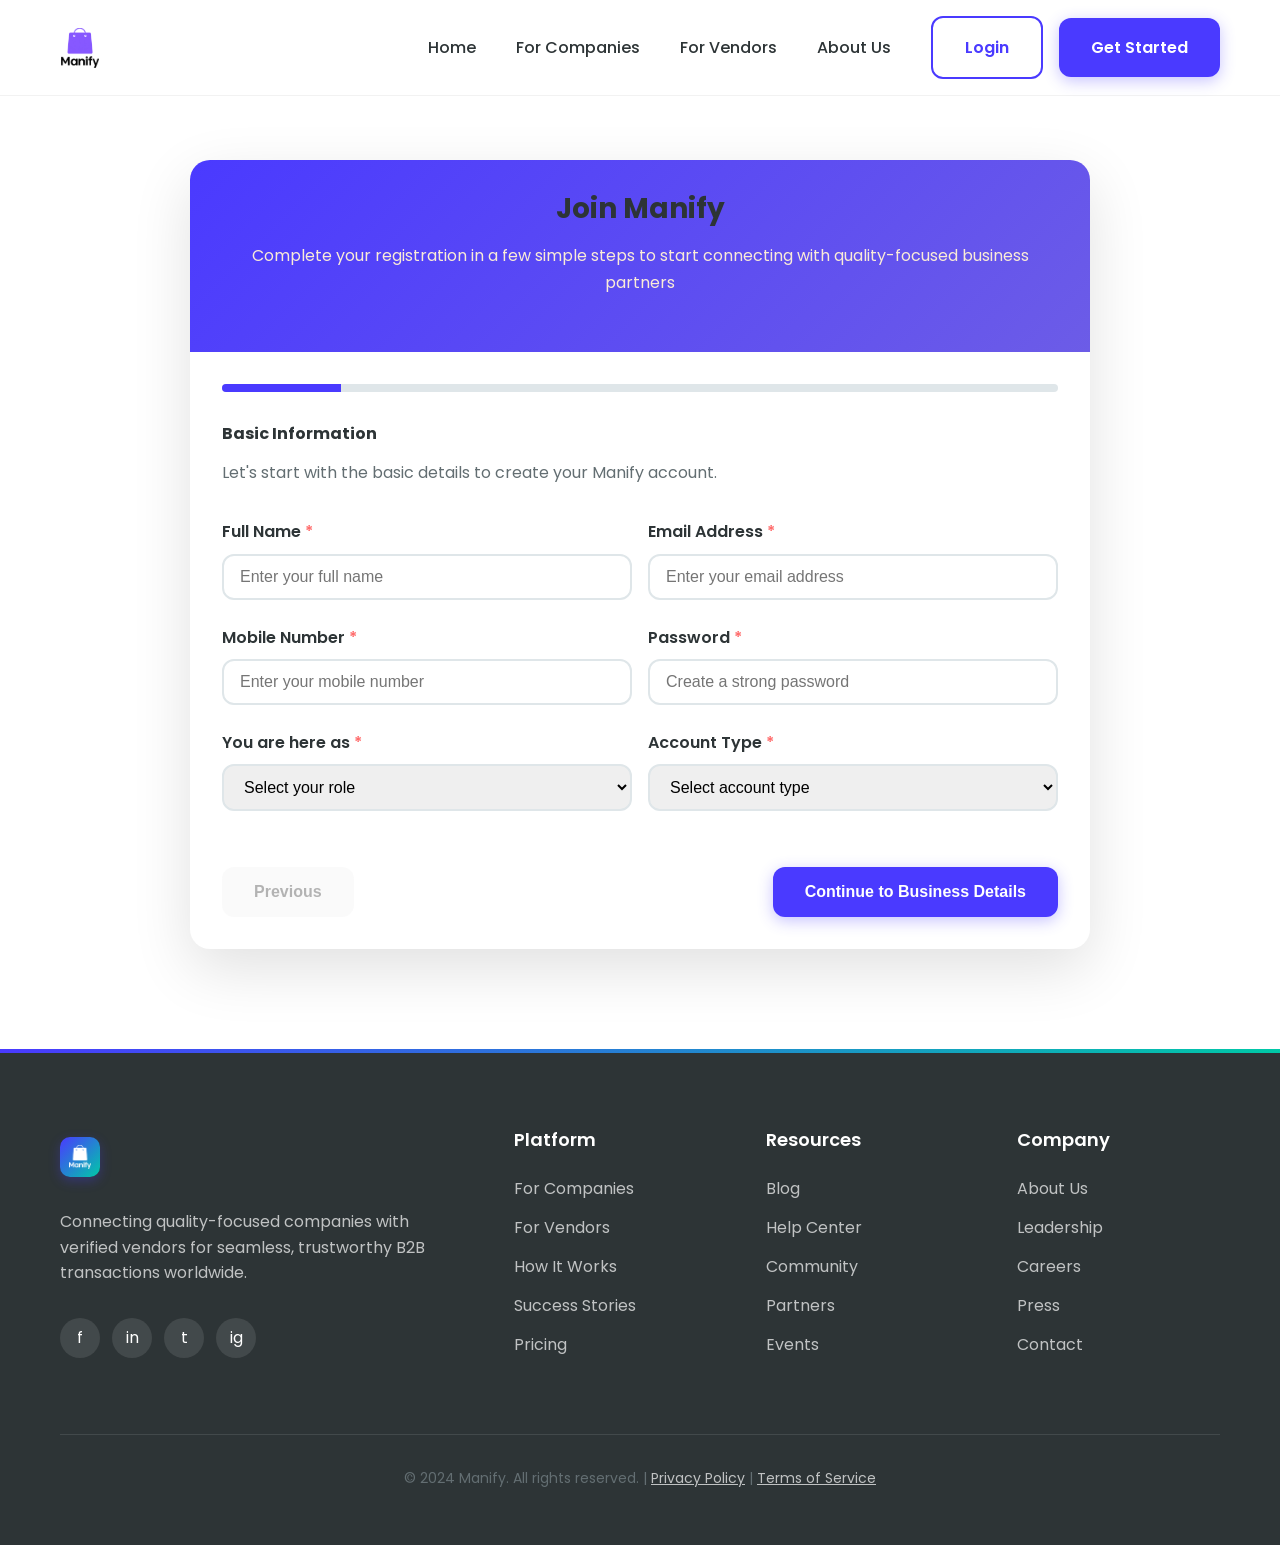
<file: registration12.html>
<!DOCTYPE html>
<html lang="en">

<head>
    <meta charset="UTF-8">
    <meta name="viewport" content="width=device-width, initial-scale=1.0">
    <title>Register - Manify</title>
    <link rel="stylesheet" href="style.css">
    <link href="https://fonts.googleapis.com/css2?family=Poppins:wght@300;400;500;600;700;800&display=swap"
        rel="stylesheet">
</head>

<body>
    <!-- Navigation -->
    <!-- <nav class="navbar">
        <div class="container">
            <div class="nav-container">
                <a href="index.html" class="nav-brand">
                    <div class="nav-logo">M</div>
                    Manify
                </a>

                <button class="mobile-menu-btn">
                    <span></span>
                    <span></span>
                    <span></span>
                </button>

                <div class="nav-links">
                    <a href="index.html" class="nav-link">Home</a>
                    <a href="company.html" class="nav-link">For Companies</a>
                    <a href="vendor.html" class="nav-link">For Vendors</a>
                    <a href="about.html" class="nav-link">About Us</a>
                </div>

                <div class="nav-buttons">
                    <a href="login.html" class="btn btn-outline">Login</a>
                    <a href="registration.html" class="btn btn-primary">Get Started</a>
                </div>
            </div>
        </div>
    </nav> -->


    <!-- Navigation -->
    <nav class="navbar">
        <div class="container">
            <div class="nav-container">
                <a href="index.html" class="nav-brand">
                    <div class="nav-logo">
                        <img src="./img/Manify.png" alt="Manify Logo" 
                             onerror="this.style.display='none'; document.querySelector('.logo-fallback').style.display='flex';">
                    </div>
                </a>

                <button class="mobile-menu-btn">
                    <span></span>
                    <span></span>
                    <span></span>
                </button>

                <div class="nav-links">
                    <a href="index.html" class="nav-link">Home</a>
                    <a href="company.html" class="nav-link">For Companies</a>
                    <a href="vendor.html" class="nav-link">For Vendors</a>
                    <a href="about.html" class="nav-link">About Us</a>
                    
                    <div class="nav-buttons">
                        <a href="login.html" class="btn btn-outline">Login</a>
                        <a href="registration.html" class="btn btn-primary active">Get Started</a>
                    </div>
                </div>

                <!-- <div class="nav-buttons desktop-buttons">
                    <a href="login.html" class="btn btn-outline">Login</a>
                    <a href="registration.html" class="btn btn-primary">Get Started</a>
                </div> -->
            </div>
        </div>
    </nav>



    <!-- Main Content -->
    <section class="page-content" style="padding: 160px 0 100px;">
        <div class="container">
            <div class="registration-container">
                <div class="form-header">
                    <h3>Join Manify</h3>
                    <p class="mb-0" style="color: antiquewhite;">Complete your registration in a few simple steps to start connecting with
                        quality-focused business partners</p>
                </div>
                <div class="form-body">
                    <div class="progress">
                        <div class="progress-bar" role="progressbar" style="width: 14.28%"></div>
                    </div>

                    <!-- Step 1: Basic Information -->
                    <div class="form-step active" id="step1">
                        <h4 class="mb-4">Basic Information</h4>
                        <p style="color: #636E72; margin-bottom: 2rem;">Let's start with the basic details to create
                            your Manify account.</p>

                        <div class="form-row">
                            <div class="form-group">
                                <label for="fullName">Full Name <span style="color: #FF6B6B;">*</span></label>
                                <input type="text" class="form-control" id="fullName" placeholder="Enter your full name"
                                    required>
                            </div>
                            <div class="form-group">
                                <label for="email">Email Address <span style="color: #FF6B6B;">*</span></label>
                                <input type="email" class="form-control" id="email"
                                    placeholder="Enter your email address" required>
                            </div>
                        </div>

                        <div class="form-row">
                            <div class="form-group">
                                <label for="mobile">Mobile Number <span style="color: #FF6B6B;">*</span></label>
                                <input type="tel" class="form-control" id="mobile"
                                    placeholder="Enter your mobile number" required>
                            </div>
                            <div class="form-group">
                                <label for="password">Password <span style="color: #FF6B6B;">*</span></label>
                                <input type="password" class="form-control" id="password"
                                    placeholder="Create a strong password" required>
                            </div>
                        </div>

                        <div class="form-row">
                            <div class="form-group">
                                <label for="userType">You are here as <span style="color: #FF6B6B;">*</span></label>
                                <select class="form-control" id="userType" required>
                                    <option value="" selected disabled>Select your role</option>
                                    <option value="vendor">Vendor (I want to sell products/services)</option>
                                    <option value="company">Company (I want to buy products/services)</option>
                                </select>
                            </div>
                            <div class="form-group">
                                <label for="accountType">Account Type <span style="color: #FF6B6B;">*</span></label>
                                <select class="form-control" id="accountType" required>
                                    <option value="" selected disabled>Select account type</option>
                                    <option value="individual">Individual/Freelancer</option>
                                    <option value="business">Business/Organization</option>
                                </select>
                            </div>
                        </div>

                        <div class="form-navigation">
                            <button type="button" class="btn btn-secondary" id="prevBtn" disabled>Previous</button>
                            <button type="button" class="btn btn-primary" id="nextBtn1">Continue to Business
                                Details</button>
                        </div>
                    </div>

                    <!-- Step 2: Business/Individual Information -->
                    <div class="form-step" id="step2">
                        <h4 class="mb-4" id="step2Title">Business Information</h4>
                        <p style="color: #636E72; margin-bottom: 2rem;">Tell us more about your business to help us
                            match you with the right partners.</p>

                        <div id="businessInfo">
                            <div class="form-row">
                                <div class="form-group">
                                    <label for="legalBusinessName">Legal Business Name <span
                                            style="color: #FF6B6B;">*</span></label>
                                    <input type="text" class="form-control" id="legalBusinessName"
                                        placeholder="Enter legal business name" required>
                                </div>
                                <div class="form-group">
                                    <label for="registeredAddress">Registered Business Address <span
                                            style="color: #FF6B6B;">*</span></label>
                                    <input type="text" class="form-control" id="registeredAddress"
                                        placeholder="Enter registered address" required>
                                </div>
                            </div>

                            <div class="form-row">
                                <div class="form-group">
                                    <label for="businessEntity">Type of Business Entity <span
                                            style="color: #FF6B6B;">*</span></label>
                                    <select class="form-control" id="businessEntity" required>
                                        <option value="" selected disabled>Select entity type</option>
                                        <option value="pvt">Private Limited Company</option>
                                        <option value="llp">Limited Liability Partnership (LLP)</option>
                                        <option value="partnership">Partnership Firm</option>
                                        <option value="sole">Sole Proprietorship</option>
                                        <option value="public">Public Limited Company</option>
                                        <option value="other">Other</option>
                                    </select>
                                </div>
                                <div class="form-group">
                                    <label for="registrationNo">Company Registration No. <span
                                            style="color: #FF6B6B;">*</span></label>
                                    <input type="text" class="form-control" id="registrationNo"
                                        placeholder="Enter registration number" required>
                                </div>
                            </div>

                            <div class="form-row">
                                <div class="form-group">
                                    <label for="incorporationDate">Date of Incorporation <span
                                            style="color: #FF6B6B;">*</span></label>
                                    <input type="date" class="form-control" id="incorporationDate" required>
                                </div>
                                <div class="form-group">
                                    <label for="businessPhone">Business Phone No. <span
                                            style="color: #FF6B6B;">*</span></label>
                                    <input type="tel" class="form-control" id="businessPhone"
                                        placeholder="Enter business phone number" required>
                                </div>
                            </div>
                        </div>

                        <div id="individualInfo" style="display: none;">
                            <div class="form-row">
                                <div class="form-group">
                                    <label for="legalName">Full Legal Name <span
                                            style="color: #FF6B6B;">*</span></label>
                                    <input type="text" class="form-control" id="legalName"
                                        placeholder="Enter your full legal name" required>
                                </div>
                                <div class="form-group">
                                    <label for="residentialAddress">Residential Address <span
                                            style="color: #FF6B6B;">*</span></label>
                                    <input type="text" class="form-control" id="residentialAddress"
                                        placeholder="Enter your residential address" required>
                                </div>
                            </div>
                            <div class="form-group">
                                <label for="governmentId">Government Issued ID <span
                                        style="color: #FF6B6B;">*</span></label>
                                <input type="text" class="form-control" id="governmentId"
                                    placeholder="e.g., Aadhar, Passport, Driver's License" required>
                            </div>
                        </div>

                        <div class="form-navigation">
                            <button type="button" class="btn btn-secondary" id="prevBtn2">Previous</button>
                            <button type="button" class="btn btn-primary" id="nextBtn2">Continue to Bank
                                Details</button>
                        </div>
                    </div>

                    <!-- Step 3: Bank Information -->
                    <div class="form-step" id="step3">
                        <h4 class="mb-4">Bank Account Information</h4>
                        <p style="color: #636E72; margin-bottom: 2rem;">Provide your bank details for secure
                            transactions and payments.</p>

                        <div class="form-row">
                            <div class="form-group">
                                <label for="bankName">Bank Name <span style="color: #FF6B6B;">*</span></label>
                                <input type="text" class="form-control" id="bankName" placeholder="Enter bank name"
                                    required>
                            </div>
                            <div class="form-group">
                                <label for="accountHolderName">Account Holder Name <span
                                        style="color: #FF6B6B;">*</span></label>
                                <input type="text" class="form-control" id="accountHolderName"
                                    placeholder="Enter account holder name" required>
                            </div>
                        </div>

                        <div class="form-row">
                            <div class="form-group">
                                <label for="accountNumber">Bank Account No. <span
                                        style="color: #FF6B6B;">*</span></label>
                                <input type="text" class="form-control" id="accountNumber"
                                    placeholder="Enter account number" required>
                            </div>
                            <div class="form-group">
                                <label for="ifscCode">IFSC Code <span style="color: #FF6B6B;">*</span></label>
                                <input type="text" class="form-control" id="ifscCode" placeholder="Enter IFSC code"
                                    required>
                            </div>
                        </div>

                        <div class="form-group">
                            <label for="bankBranch">Bank Branch Address <span style="color: #FF6B6B;">*</span></label>
                            <input type="text" class="form-control" id="bankBranch"
                                placeholder="Enter bank branch address" required>
                        </div>

                        <div class="form-navigation">
                            <button type="button" class="btn btn-secondary" id="prevBtn3">Previous</button>
                            <button type="button" class="btn btn-primary" id="nextBtn3">Continue to Identity
                                Verification</button>
                        </div>
                    </div>

                    <!-- Step 4: Identity Verification -->
                    <div class="form-step" id="step4">
                        <h4 class="mb-4">Identity Verification (KYC)</h4>
                        <p style="color: #636E72; margin-bottom: 2rem;">Upload required documents for identity
                            verification and KYC compliance.</p>

                        <div class="form-group">
                            <label for="govIdDocument">Government Issued Photo ID <span
                                    style="color: #FF6B6B;">*</span></label>
                            <input type="file" class="form-control" id="govIdDocument" accept=".jpg,.jpeg,.png,.pdf"
                                required>
                            <small style="color: #636E72;">Upload a clear copy of your government-issued ID (Aadhar,
                                Passport, Driver's License, etc.)</small>
                        </div>

                        <div class="form-group">
                            <label for="bankStatement">Recent Bank Account Statement <span
                                    style="color: #FF6B6B;">*</span></label>
                            <input type="file" class="form-control" id="bankStatement" accept=".jpg,.jpeg,.png,.pdf"
                                required>
                            <small style="color: #636E72;">Upload a recent bank statement (last 3 months)</small>
                        </div>

                        <div class="form-group">
                            <label for="addressProof">Utility Bill or Business Address Proof <span
                                    style="color: #FF6B6B;">*</span></label>
                            <input type="file" class="form-control" id="addressProof" accept=".jpg,.jpeg,.png,.pdf"
                                required>
                            <small style="color: #636E72;">Upload a recent utility bill or other document proving your
                                address</small>
                        </div>

                        <div class="form-group">
                            <label for="selfieVerification">Selfie Verification <span
                                    style="color: #FF6B6B;">*</span></label>
                            <input type="file" class="form-control" id="selfieVerification" accept=".jpg,.jpeg,.png"
                                required>
                            <small style="color: #636E72;">Upload a clear selfie photo for identity verification</small>
                        </div>

                        <div class="form-navigation">
                            <button type="button" class="btn btn-secondary" id="prevBtn4">Previous</button>
                            <button type="button" class="btn btn-primary" id="nextBtn4">Continue to Tax
                                Information</button>
                        </div>
                    </div>

                    <!-- Step 5: Tax Information -->
                    <div class="form-step" id="step5">
                        <h4 class="mb-4">Tax Information</h4>
                        <p style="color: #636E72; margin-bottom: 2rem;">Provide your tax details for compliance and
                            invoicing purposes.</p>

                        <div class="form-row">
                            <div class="form-group">
                                <label for="taxId">Tax ID Number <span style="color: #FF6B6B;">*</span></label>
                                <input type="text" class="form-control" id="taxId" placeholder="Enter tax ID number"
                                    required>
                            </div>
                            <div class="form-group">
                                <label for="businessTypeTax">Business Type for Tax Purposes <span
                                        style="color: #FF6B6B;">*</span></label>
                                <select class="form-control" id="businessTypeTax" required>
                                    <option value="" selected disabled>Select business type</option>
                                    <option value="individual">Individual</option>
                                    <option value="partnership">Partnership</option>
                                    <option value="corporation">Corporation</option>
                                    <option value="llc">LLC</option>
                                    <option value="other">Other</option>
                                </select>
                            </div>
                        </div>

                        <div class="form-group">
                            <label for="taxCertification">Tax Certification or Registration Document <span
                                    style="color: #FF6B6B;">*</span></label>
                            <input type="file" class="form-control" id="taxCertification" accept=".jpg,.jpeg,.png,.pdf"
                                required>
                            <small style="color: #636E72;">Upload your tax certification or registration
                                document</small>
                        </div>

                        <div class="form-navigation">
                            <button type="button" class="btn btn-secondary" id="prevBtn5">Previous</button>
                            <button type="button" class="btn btn-primary" id="nextBtn5">Continue to Business
                                Details</button>
                        </div>
                    </div>

                    <!-- Step 6: Product/Service Information -->
                    <div class="form-step" id="step6">
                        <h4 class="mb-4" id="step6Title">Product/Service Information</h4>
                        <p style="color: #636E72; margin-bottom: 2rem;">Tell us about your products or procurement needs
                            to help us make better matches.</p>

                        <div id="vendorProductInfo">
                            <div class="form-group">
                                <label for="productCategories">Product Categories <span
                                        style="color: #FF6B6B;">*</span></label>
                                <select class="form-control" id="productCategories" multiple required
                                    style="height: 120px;">
                                    <option value="electronics">Electronics & Electrical</option>
                                    <option value="textiles">Textiles & Apparel</option>
                                    <option value="food">Food & Beverage Products</option>
                                    <option value="machinery">Machinery & Equipment</option>
                                    <option value="rawmaterials">Raw Materials</option>
                                    <option value="chemicals">Chemicals & Pharmaceuticals</option>
                                    <option value="construction">Construction Materials</option>
                                    <option value="automotive">Automotive Parts</option>
                                    <option value="furniture">Furniture & Home Decor</option>
                                    <option value="other">Other</option>
                                </select>
                                <small style="color: #636E72;">Hold Ctrl/Cmd to select multiple categories</small>
                            </div>

                            <div class="form-group">
                                <label for="productDescription">Product/Service Description <span
                                        style="color: #FF6B6B;">*</span></label>
                                <textarea class="form-control" id="productDescription" rows="4"
                                    placeholder="Describe your products or services in detail, including key features and quality standards"
                                    required></textarea>
                            </div>

                            <div class="form-row">
                                <div class="form-group">
                                    <label for="productionCapacity">Production Capacity <span
                                            style="color: #FF6B6B;">*</span></label>
                                    <input type="text" class="form-control" id="productionCapacity"
                                        placeholder="e.g., 1000 units/month" required>
                                </div>
                                <div class="form-group">
                                    <label for="qualityCertifications">Quality Certifications</label>
                                    <input type="text" class="form-control" id="qualityCertifications"
                                        placeholder="e.g., ISO 9001, CE Mark, etc.">
                                </div>
                            </div>
                        </div>

                        <div id="companyProcurementInfo" style="display: none;">
                            <div class="form-group">
                                <label for="procurementCategories">Procurement Categories <span
                                        style="color: #FF6B6B;">*</span></label>
                                <select class="form-control" id="procurementCategories" multiple required
                                    style="height: 120px;">
                                    <option value="electronics">Electronics & Electrical</option>
                                    <option value="textiles">Textiles & Apparel</option>
                                    <option value="food">Food & Beverage Products</option>
                                    <option value="machinery">Machinery & Equipment</option>
                                    <option value="rawmaterials">Raw Materials</option>
                                    <option value="chemicals">Chemicals & Pharmaceuticals</option>
                                    <option value="construction">Construction Materials</option>
                                    <option value="automotive">Automotive Parts</option>
                                    <option value="furniture">Furniture & Home Decor</option>
                                    <option value="other">Other</option>
                                </select>
                                <small style="color: #636E72;">Hold Ctrl/Cmd to select multiple categories</small>
                            </div>

                            <div class="form-group">
                                <label for="procurementNeeds">Procurement Needs Description <span
                                        style="color: #FF6B6B;">*</span></label>
                                <textarea class="form-control" id="procurementNeeds" rows="4"
                                    placeholder="Describe your procurement needs, including volume requirements and quality standards"
                                    required></textarea>
                            </div>

                            <div class="form-row">
                                <div class="form-group">
                                    <label for="annualProcurement">Annual Procurement Volume <span
                                            style="color: #FF6B6B;">*</span></label>
                                    <input type="text" class="form-control" id="annualProcurement"
                                        placeholder="e.g., $500,000 annually" required>
                                </div>
                                <div class="form-group">
                                    <label for="preferredRegions">Preferred Vendor Regions</label>
                                    <input type="text" class="form-control" id="preferredRegions"
                                        placeholder="e.g., North India, Southeast Asia, etc.">
                                </div>
                            </div>
                        </div>

                        <div class="form-navigation">
                            <button type="button" class="btn btn-secondary" id="prevBtn6">Previous</button>
                            <button type="button" class="btn btn-primary" id="nextBtn6">Review & Submit</button>
                        </div>
                    </div>

                    <!-- Step 7: Review & Submit -->
                    <div class="form-step" id="step7">
                        <h4 class="mb-4">Review & Submit</h4>
                        <div class="alert alert-info"
                            style="background: #F7F9FC; padding: 1.5rem; border-radius: 12px; border-left: 4px solid #4A3AFF; margin-bottom: 2rem;">
                            <h5 style="margin-bottom: 0.5rem; color: #3A2BD6;">Almost Done!</h5>
                            <p class="mb-0" style="color: #2D3436;">Please review all the information you've provided.
                                Once submitted, our team will verify your details and activate your account within 2-3
                                business days.</p>
                        </div>

                        <div style="background: #F7F9FC; padding: 1.5rem; border-radius: 12px; margin-bottom: 1.5rem;">
                            <h5 style="margin-bottom: 1rem; color: #2D3436;">Basic Information</h5>
                            <div class="review-grid">
                                <div><strong>Full Name:</strong> <span id="reviewFullName"></span></div>
                                <div><strong>Email:</strong> <span id="reviewEmail"></span></div>
                                <div><strong>Mobile:</strong> <span id="reviewMobile"></span></div>
                                <div><strong>Account Type:</strong> <span id="reviewAccountType"></span></div>
                            </div>
                        </div>

                        <div style="background: #F7F9FC; padding: 1.5rem; border-radius: 12px; margin-bottom: 1.5rem;">
                            <h5 style="margin-bottom: 1rem; color: #2D3436;" id="reviewStep2Title">Business/Individual
                                Information</h5>
                            <div id="reviewStep2Content"></div>
                        </div>

                        <div style="background: #F7F9FC; padding: 1.5rem; border-radius: 12px; margin-bottom: 1.5rem;">
                            <h5 style="margin-bottom: 1rem; color: #2D3436;">Bank Information</h5>
                            <div class="review-grid">
                                <div><strong>Bank Name:</strong> <span id="reviewBankName"></span></div>
                                <div><strong>Account Holder:</strong> <span id="reviewAccountHolder"></span></div>
                                <div><strong>Account Number:</strong> <span id="reviewAccountNumber"></span></div>
                                <div><strong>IFSC Code:</strong> <span id="reviewIfsc"></span></div>
                            </div>
                        </div>

                        <div style="background: #F7F9FC; padding: 1.5rem; border-radius: 12px; margin-bottom: 1.5rem;">
                            <h5 style="margin-bottom: 1rem; color: #2D3436;" id="reviewStep6Title">Product/Procurement
                                Information</h5>
                            <div id="reviewStep6Content"></div>
                        </div>

                        <div class="form-group">
                            <div style="display: flex; align-items: flex-start; gap: 0.5rem;">
                                <input type="checkbox" id="agreeTerms" required style="margin-top: 0.2rem;">
                                <label for="agreeTerms" style="display: inline; line-height: 1.5;">
                                    I agree to the <a href="#" style="color: #4A3AFF;">Terms of Service</a> and <a
                                        href="#" style="color: #4A3AFF;">Privacy Policy</a> of Manify
                                </label>
                            </div>
                        </div>

                        <div class="form-navigation">
                            <button type="button" class="btn btn-secondary" id="prevBtn7">Previous</button>
                            <button type="button" class="btn btn-primary" id="submitBtn">Submit Application</button>
                        </div>
                    </div>
                </div>
            </div>
        </div>
    </section>

    <!-- Footer -->
    <footer class="footer">
        <div class="container">
            <div class="footer-content">
                <div>
                    <div class="footer-brand">
                        <!-- <a href="index.html" class="footer-logo">
                            <div class="footer-logo-icon">M</div>
                            Manify
                        </a> -->

                        <a href="index.html" class="footer-logo">
                            <div class="footer-logo-icon">
                                <img src="./img/Manify.png" alt="Manify Logo"
                                    onerror="this.style.display='none'; document.querySelector('.logo-fallback').style.display='flex';">
                            </div>
                        </a>
                        
                    </div>
                    <p class="footer-about">Connecting quality-focused companies with verified vendors for seamless,
                        trustworthy B2B transactions worldwide.</p>
                    <div class="social-links">
                        <a href="#">f</a>
                        <a href="#">in</a>
                        <a href="#">t</a>
                        <a href="#">ig</a>
                    </div>
                </div>

                <div class="footer-links">
                    <h4>Platform</h4>
                    <ul>
                        <li><a href="company.html">For Companies</a></li>
                        <li><a href="vendor.html">For Vendors</a></li>
                        <li><a href="about.html">How It Works</a></li>
                        <li><a href="#">Success Stories</a></li>
                        <li><a href="#">Pricing</a></li>
                    </ul>
                </div>

                <div class="footer-links">
                    <h4>Resources</h4>
                    <ul>
                        <li><a href="#">Blog</a></li>
                        <li><a href="#">Help Center</a></li>
                        <li><a href="#">Community</a></li>
                        <li><a href="#">Partners</a></li>
                        <li><a href="#">Events</a></li>
                    </ul>
                </div>

                <div class="footer-links">
                    <h4>Company</h4>
                    <ul>
                        <li><a href="about.html">About Us</a></li>
                        <li><a href="#">Leadership</a></li>
                        <li><a href="#">Careers</a></li>
                        <li><a href="#">Press</a></li>
                        <li><a href="#">Contact</a></li>
                    </ul>
                </div>
            </div>

            <div class="footer-bottom">
                <p>&copy; 2024 Manify. All rights reserved. | <a href="#"
                        style="color: rgba(255, 255, 255, 0.7);">Privacy Policy</a> | <a href="#"
                        style="color: rgba(255, 255, 255, 0.7);">Terms of Service</a></p>
            </div>
        </div>
    </footer>

    <script src="script.js"></script>
</body>

</html>
</file>
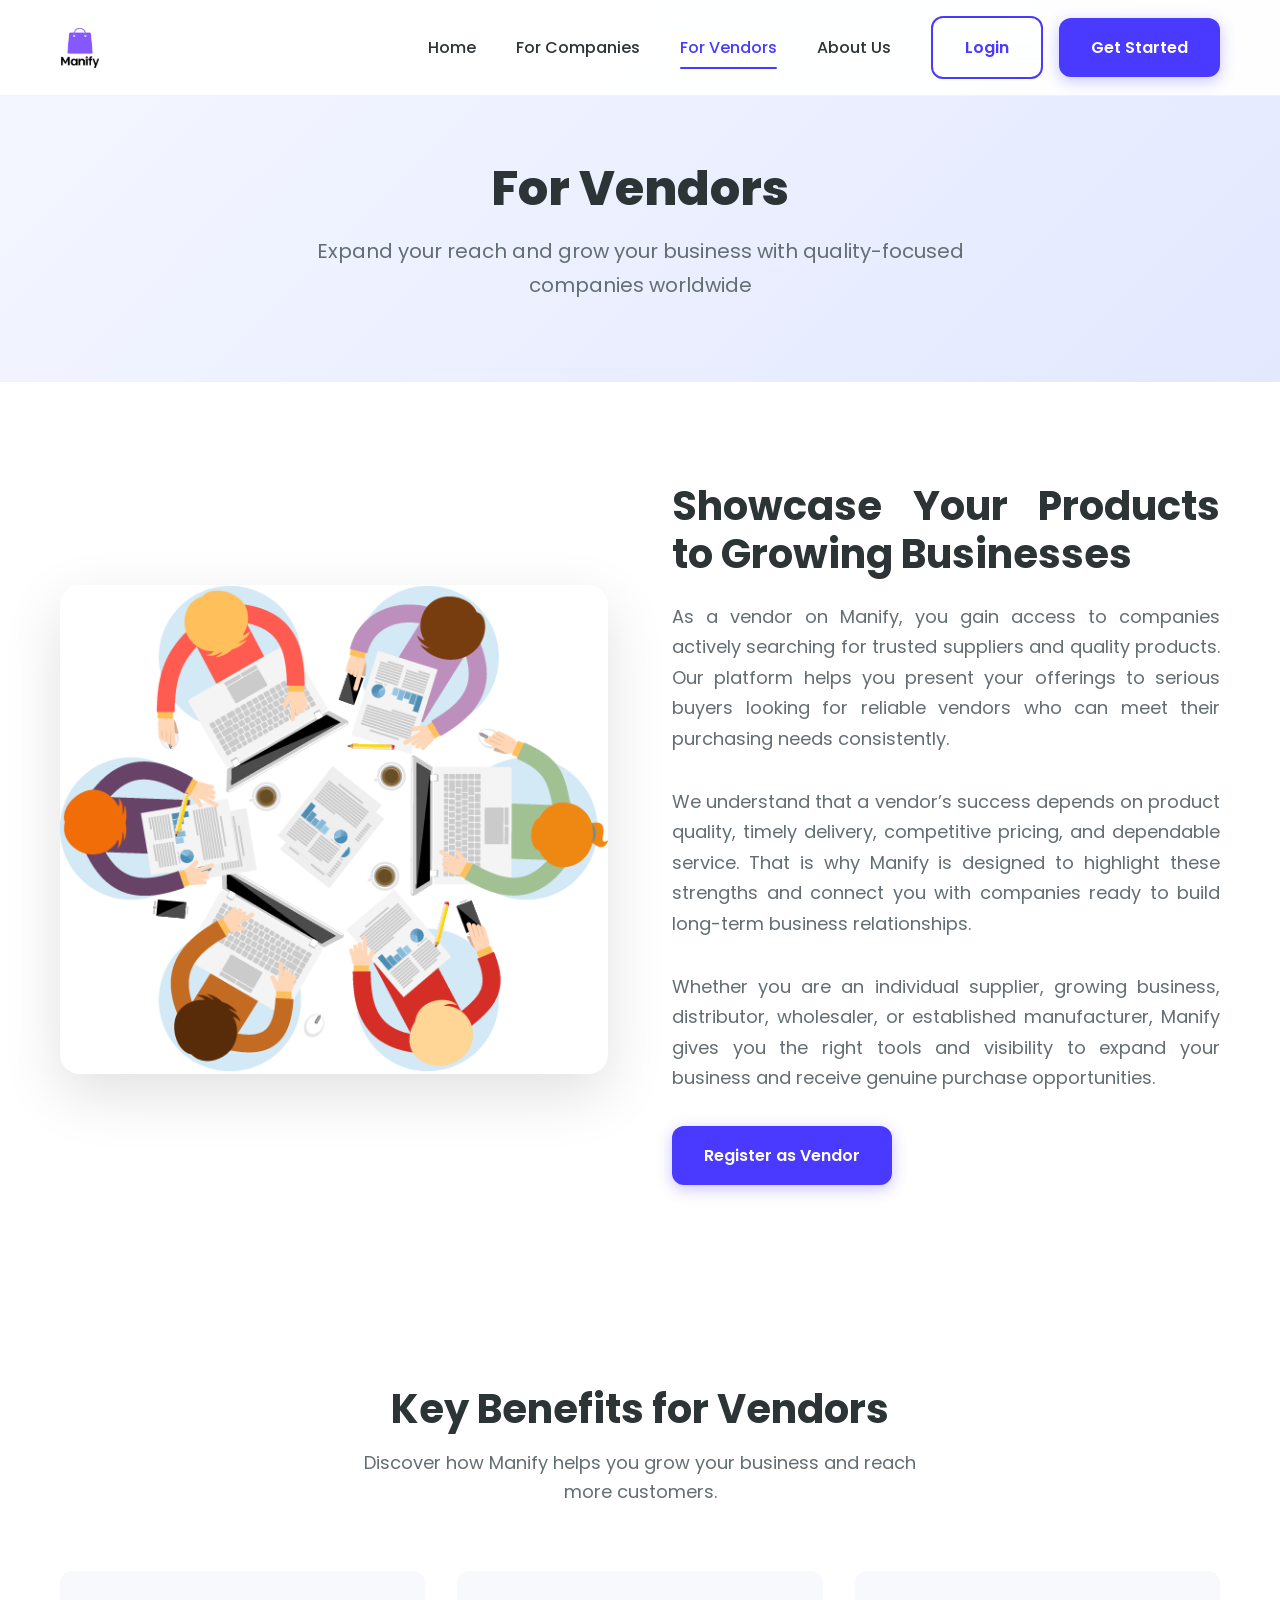
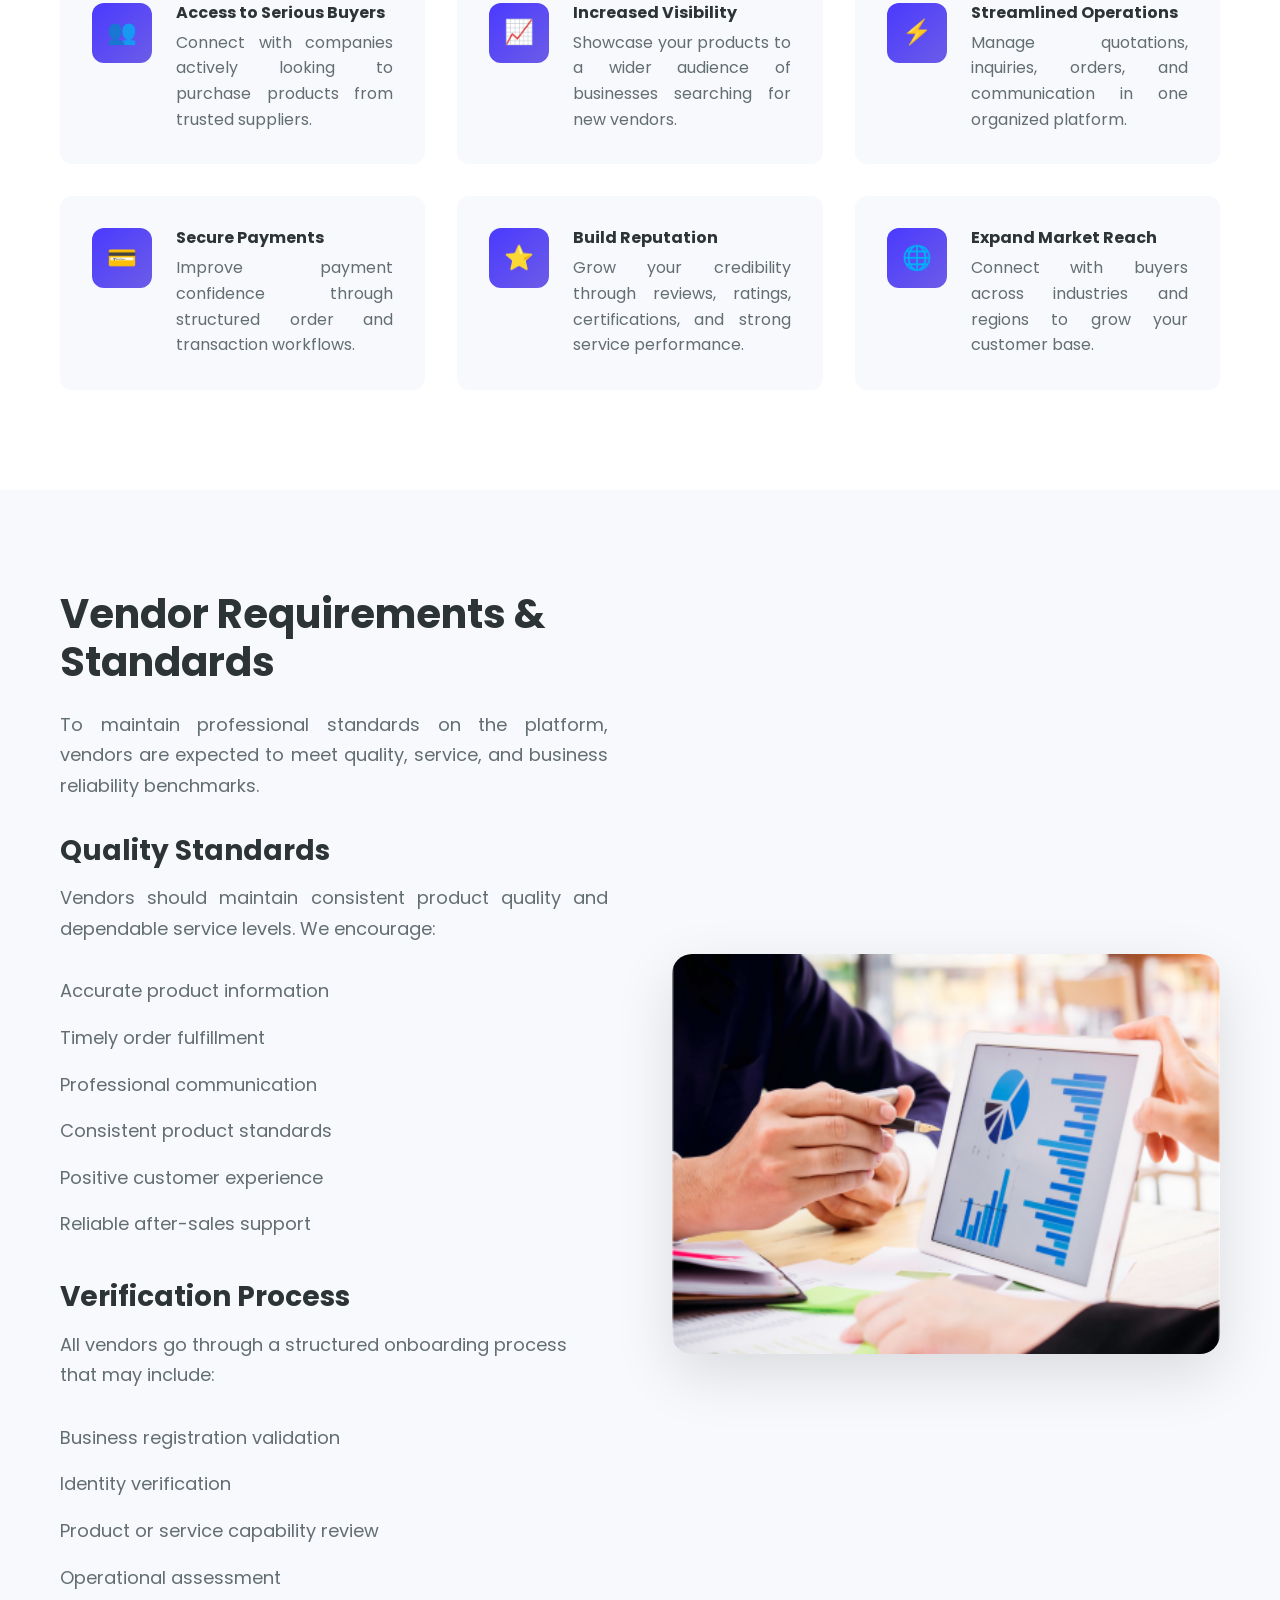
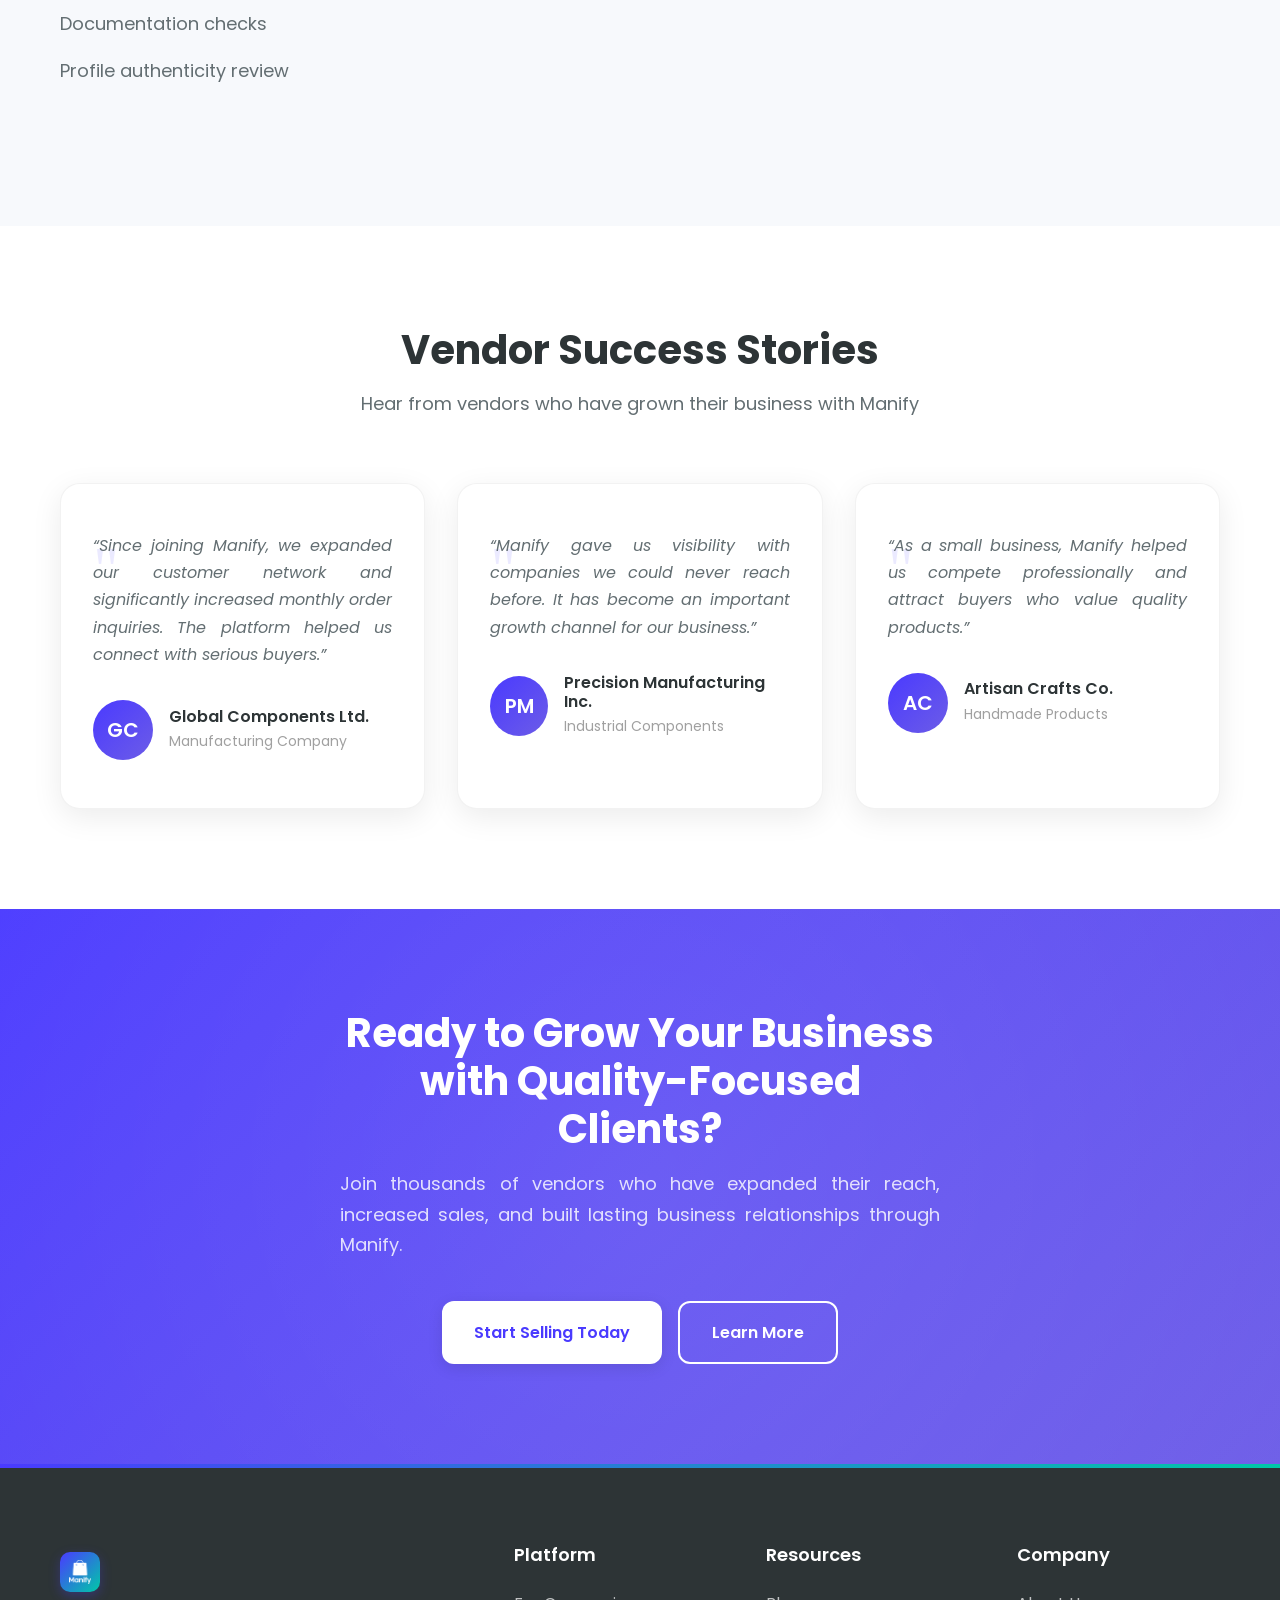
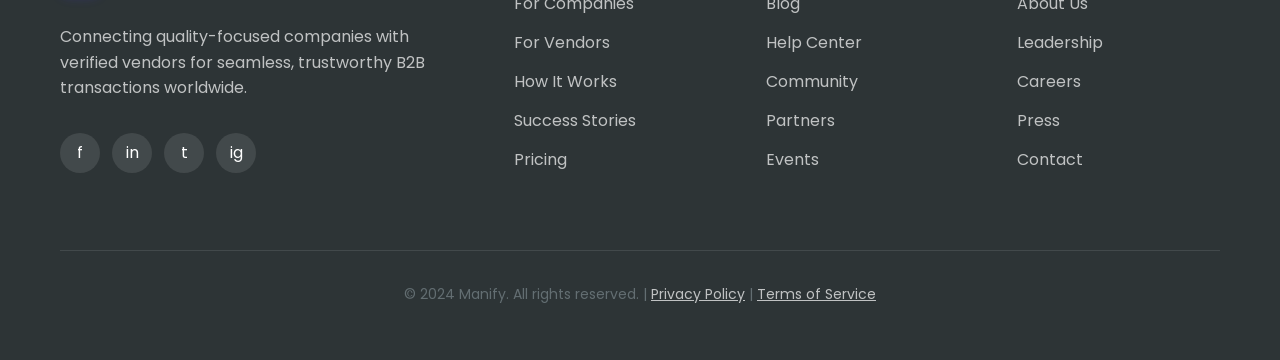
<file: vendor.html>
<!DOCTYPE html>
<html lang="en">

<head>
    <meta charset="UTF-8">
    <meta name="viewport" content="width=device-width, initial-scale=1.0">
    <title>For Vendors - Manify</title>
    <link rel="stylesheet" href="style.css">
    <link href="https://fonts.googleapis.com/css2?family=Poppins:wght@300;400;500;600;700;800&display=swap"
        rel="stylesheet">
</head>

<body>
    <!-- Navigation -->
    <!-- <nav class="navbar">
        <div class="container">
            <div class="nav-container">
                <a href="index.html" class="nav-brand">
                    <div class="nav-logo">M</div>
                    Manify
                </a>

                <button class="mobile-menu-btn">
                    <span></span>
                    <span></span>
                    <span></span>
                </button>

                <div class="nav-links">
                    <a href="index.html" class="nav-link">Home</a>
                    <a href="company.html" class="nav-link">For Companies</a>
                    <a href="vendor.html" class="nav-link active">For Vendors</a>
                    <a href="about.html" class="nav-link">About Us</a>
                </div>

                <div class="nav-buttons">
                    <a href="login.html" class="btn btn-outline">Login</a>
                    <a href="registration.html" class="btn btn-primary">Get Started</a>
                </div>
            </div>
        </div>
    </nav> -->


    <!-- Navigation -->
    <nav class="navbar">
        <div class="container">
            <div class="nav-container">
                <a href="index.html" class="nav-brand">
                    <div class="nav-logo">
                        <img src="./img/Manify.png" alt="Manify Logo"
                            onerror="this.style.display='none'; document.querySelector('.logo-fallback').style.display='flex';">
                    </div>
                </a>

                <button class="mobile-menu-btn">
                    <span></span>
                    <span></span>
                    <span></span>
                </button>

                <div class="nav-links">
                    <a href="index.html" class="nav-link">Home</a>
                    <a href="company.html" class="nav-link">For Companies</a>
                    <a href="vendor.html" class="nav-link active">For Vendors</a>
                    <a href="about.html" class="nav-link">About Us</a>

                    <div class="nav-buttons">
                        <a href="login.html" class="btn btn-outline">Login</a>
                        <a href="registration.html" class="btn btn-primary">Get Started</a>
                    </div>
                </div>

                <!-- <div class="nav-buttons desktop-buttons">
                    <a href="login.html" class="btn btn-outline">Login</a>
                    <a href="registration.html" class="btn btn-primary">Get Started</a>
                </div> -->
            </div>
        </div>
    </nav>


    <!-- Page Hero -->
    <section class="page-hero">
        <div class="container">
            <h1>For Vendors</h1>
            <p>Expand your reach and grow your business with quality-focused companies worldwide</p>
        </div>
    </section>

    <!-- Main Content -->
    <section class="content-section">
        <div class="container">
            <div class="content-grid">
                <!-- <div class="content-image">
                    <div
                        style="background: linear-gradient(135deg, #4A3AFF, #00C9A7); height: 400px; border-radius: 20px; display: flex; align-items: center; justify-content: center; color: white; font-size: 1.2rem;">
                        Vendor Dashboard Preview
                    </div>
                </div> -->

                <div class="content-image">
                    <!-- Updated Vendor Dashboard Preview with Image -->
                    <img src="./img/indextop.png" alt="Manify Vendor Dashboard" class="content-img"
                        onerror="this.style.display='none'; this.nextElementSibling.style.display='flex';">
                </div>

                <div class="content-text" style="text-align: justify;">
                    <h2>Showcase Your Products to Growing Businesses</h2>
                    <p>As a vendor on Manify, you gain access to companies actively searching for trusted suppliers and quality products. Our platform helps you present your offerings to serious buyers looking for reliable vendors who can meet their purchasing needs consistently.</p>
                    <p>We understand that a vendor’s success depends on product quality, timely delivery, competitive pricing, and dependable service. That is why Manify is designed to highlight these strengths and connect you with companies ready to build long-term business relationships.</p>
                    <p>Whether you are an individual supplier, growing business, distributor, wholesaler, or established manufacturer, Manify gives you the right tools and visibility to expand your business and receive genuine purchase opportunities.</p>
                    <a href="registration.html" class="btn btn-primary">Register as Vendor</a>
                </div>
            </div>
        </div>
    </section>

    <!-- Benefits Section -->
    <section class="benefits-section">
        <div class="container">
            <div class="section-header">
                <h2 class="section-title">Key Benefits for Vendors</h2>
                <p class="section-subtitle">Discover how Manify helps you grow your business and reach more customers.</p>
            </div>

            <div class="benefits-grid">
                <div class="benefit-item">
                    <div class="benefit-icon">👥</div>
                    <div class="benefit-text">
                        <h4>Access to Serious Buyers</h4>
                        <p style="text-align: justify;">Connect with companies actively looking to purchase products from trusted suppliers.</p>
                    </div>
                </div>
                <div class="benefit-item">
                    <div class="benefit-icon">📈</div>
                    <div class="benefit-text">
                        <h4>Increased Visibility</h4>
                        <p style="text-align: justify;">Showcase your products to a wider audience of businesses searching for new vendors.</p>
                    </div>
                </div>
                <div class="benefit-item">
                    <div class="benefit-icon">⚡</div>
                    <div class="benefit-text">
                        <h4>Streamlined Operations</h4>
                        <p style="text-align: justify;">Manage quotations, inquiries, orders, and communication in one organized platform.</p>
                    </div>
                </div>
                <div class="benefit-item">
                    <div class="benefit-icon">💳</div>
                    <div class="benefit-text">
                        <h4>Secure Payments</h4>
                        <p style="text-align: justify;">Improve payment confidence through structured order and transaction workflows.</p>
                    </div>
                </div>
                <div class="benefit-item">
                    <div class="benefit-icon">⭐</div>
                    <div class="benefit-text" style="text-align: justify;">
                        <h4>Build Reputation</h4>
                        <p>Grow your credibility through reviews, ratings, certifications, and strong service performance.</p>
                    </div>
                </div>
                <div class="benefit-item">
                    <div class="benefit-icon">🌐</div>
                    <div class="benefit-text" style="text-align: justify;">
                        <h4>Expand Market Reach</h4>
                        <p>Connect with buyers across industries and regions to grow your customer base.</p>
                    </div>
                </div>
            </div>
        </div>
    </section>

    <!-- Vendor Requirements -->
    <section class="content-section bg-light">
        <div class="container">
            <div class="content-grid">
                <div class="content-text">
                    <h2>Vendor Requirements & Standards</h2>
                    <p style="text-align: justify;">To maintain professional standards on the platform, vendors are expected to meet quality, service, and business reliability benchmarks.</p>

                    <h3 style="margin-top: 2rem; color: #2D3436;">Quality Standards</h3>
                    <p style="text-align: justify;">Vendors should maintain consistent product quality and dependable service levels. We encourage:</p>
                    <ul class="content-list">
                        <li>Accurate product information</li>
                        <li>Timely order fulfillment</li>
                        <li>Professional communication</li>
                        <li>Consistent product standards</li>
                        <li>Positive customer experience</li>
                        <li>Reliable after-sales support</li>
                    </ul>

                    <h3 style="margin-top: 2rem; color: #2D3436;">Verification Process</h3>
                    <p>All vendors go through a structured onboarding process that may include:</p>
                    <ul class="content-list">
                        <li>Business registration validation</li>
                        <li>Identity verification</li>
                        <li>Product or service capability review</li>
                        <li>Operational assessment</li>
                        <li>Documentation checks</li>
                        <li>Profile authenticity review</li>
                    </ul>
                </div>
                <!-- <div class="content-image">
                    <div
                        style="background: linear-gradient(135deg, #4A3AFF, #00C9A7); height: 500px; border-radius: 20px; display: flex; align-items: center; justify-content: center; color: white; font-size: 1.2rem;">
                        Quality Standards Visualization
                    </div>
                </div> -->

                <div class="content-image">
                    <!-- Updated Quality Standards Visualization with Image -->
                    <img src="./img/twoindex.png" alt="Quality Standards and Verification Process" style="height: 400px;"
                        class="content-img"
                        onerror="this.style.display='none'; this.nextElementSibling.style.display='flex';">
                </div>

            </div>
        </div>
    </section>

    <!-- Success Stories -->
    <section class="testimonials-section">
        <div class="container">
            <div class="section-header">
                <h2 class="section-title">Vendor Success Stories</h2>
                <p class="section-subtitle">Hear from vendors who have grown their business with Manify</p>
            </div>

            <div class="testimonials-grid">
                <div class="testimonial-card">
                    <div class="testimonial-text" style="text-align: justify;">
                       “Since joining Manify, we expanded our customer network and significantly increased monthly order inquiries. The platform helped us connect with serious buyers.”
                    </div>
                    <div class="testimonial-author">
                        <div class="author-avatar">GC</div>
                        <div class="author-info">
                            <h4>Global Components Ltd.</h4>
                            <p>Manufacturing Company</p>
                        </div>
                    </div>
                </div>

                <div class="testimonial-card">
                    <div class="testimonial-text" style="text-align: justify;">
                        “Manify gave us visibility with companies we could never reach before. It has become an important growth channel for our business.”
                    </div>
                    <div class="testimonial-author">
                        <div class="author-avatar">PM</div>
                        <div class="author-info">
                            <h4>Precision Manufacturing Inc.</h4>
                            <p>Industrial Components</p>
                        </div>
                    </div>
                </div>

                <div class="testimonial-card">
                    <div class="testimonial-text" style="text-align: justify;">
                        “As a small business, Manify helped us compete professionally and attract buyers who value quality products.”
                    </div>
                    <div class="testimonial-author">
                        <div class="author-avatar">AC</div>
                        <div class="author-info">
                            <h4>Artisan Crafts Co.</h4>
                            <p>Handmade Products</p>
                        </div>
                    </div>
                </div>
            </div>
        </div>
    </section>

    <!-- CTA Section -->
    <section class="cta-section">
        <div class="container">
            <div class="cta-content">
                <h2>Ready to Grow Your Business with Quality-Focused Clients?</h2>
                <p style="text-align: justify;">Join thousands of vendors who have expanded their reach, increased
                    sales, and built lasting business
                    relationships through Manify.</p>
                <div class="cta-buttons">
                    <a href="registration.html" class="btn btn-light">Start Selling Today</a>
                    <a href="about.html" class="btn btn-outline" style="border-color: white; color: white;">Learn
                        More</a>
                </div>
            </div>
        </div>
    </section>

    <!-- Footer -->
    <footer class="footer">
        <div class="container">
            <div class="footer-content">
                <div>
                    <div class="footer-brand">
                        <!-- <a href="index.html" class="footer-logo">
                            <div class="footer-logo-icon">M</div>
                            Manify
                        </a> -->

                        <a href="index.html" class="footer-logo">
                            <div class="footer-logo-icon">
                                <img src="./img/Manify.png" alt="Manify Logo"
                                    onerror="this.style.display='none'; document.querySelector('.logo-fallback').style.display='flex';">
                            </div>
                        </a>

                        
                    </div>
                    <p class="footer-about">Connecting quality-focused companies with verified vendors for seamless,
                        trustworthy B2B transactions worldwide.</p>
                    <div class="social-links">
                        <a href="#">f</a>
                        <a href="#">in</a>
                        <a href="#">t</a>
                        <a href="#">ig</a>
                    </div>
                </div>

                <div class="footer-links">
                    <h4>Platform</h4>
                    <ul>
                        <li><a href="company.html">For Companies</a></li>
                        <li><a href="vendor.html">For Vendors</a></li>
                        <li><a href="about.html">How It Works</a></li>
                        <li><a href="#">Success Stories</a></li>
                        <li><a href="#">Pricing</a></li>
                    </ul>
                </div>

                <div class="footer-links">
                    <h4>Resources</h4>
                    <ul>
                        <li><a href="#">Blog</a></li>
                        <li><a href="#">Help Center</a></li>
                        <li><a href="#">Community</a></li>
                        <li><a href="#">Partners</a></li>
                        <li><a href="#">Events</a></li>
                    </ul>
                </div>

                <div class="footer-links">
                    <h4>Company</h4>
                    <ul>
                        <li><a href="about.html">About Us</a></li>
                        <li><a href="#">Leadership</a></li>
                        <li><a href="#">Careers</a></li>
                        <li><a href="#">Press</a></li>
                        <li><a href="#">Contact</a></li>
                    </ul>
                </div>
            </div>

            <div class="footer-bottom">
                <p>&copy; 2024 Manify. All rights reserved. | <a href="#"
                        style="color: rgba(255, 255, 255, 0.7);">Privacy Policy</a> | <a href="#"
                        style="color: rgba(255, 255, 255, 0.7);">Terms of Service</a></p>
            </div>
        </div>
    </footer>

    <script src="script.js"></script>
</body>

</html>
</file>
<file: style.css>
/* Productly Color Scheme */
:root {
    --primary: #4A3AFF;
    --primary-light: #6C5CE7;
    --primary-dark: #3A2BD6;
    --secondary: #FF6B6B;
    --accent: #00C9A7;
    --accent-light: #2EE6C3;
    --dark: #2D3436;
    --dark-light: #4A4A4A;
    --gray: #636E72;
    --gray-light: #A0A0A0;
    --light-gray: #DFE6E9;
    --white: #FFFFFF;
    --light-bg: #F8F9FA;
    --section-bg: #F7F9FC;

    --border-radius: 12px;
    --border-radius-lg: 20px;
    --box-shadow: 0 8px 30px rgba(0, 0, 0, 0.08);
    --box-shadow-lg: 0 20px 60px rgba(0, 0, 0, 0.12);
    --transition: all 0.3s cubic-bezier(0.4, 0, 0.2, 1);
    --transition-slow: all 0.5s cubic-bezier(0.4, 0, 0.2, 1);
}

/* Reset & Base Styles */
* {
    margin: 0;
    padding: 0;
    box-sizing: border-box;
}

html {
    scroll-behavior: smooth;
}

body {
    font-family: 'Poppins', sans-serif;
    line-height: 1.7;
    color: var(--dark);
    overflow-x: hidden;
    background: var(--white);
}

.container {
    max-width: 1200px;
    margin: 0 auto;
    padding: 0 20px;
}

/* Typography */
h1, h2, h3, h4, h5, h6 {
    font-weight: 700;
    line-height: 1.2;
    margin-bottom: 1rem;
    color: var(--dark);
}

h1 {
    font-size: 3.5rem;
    font-weight: 800;
}

h2 {
    font-size: 2.5rem;
}

h3 {
    font-size: 1.75rem;
}

p {
    color: var(--gray);
    margin-bottom: 1.5rem;
}

.lead {
    font-size: 1.25rem;
    font-weight: 400;
}

/* Navigation */
.navbar {
    position: fixed;
    top: 0;
    left: 0;
    right: 0;
    background: rgba(255, 255, 255, 0.95);
    backdrop-filter: blur(20px);
    border-bottom: 1px solid rgba(0, 0, 0, 0.05);
    z-index: 1000;
    padding: 1rem 0;
    transition: var(--transition);
}

.navbar.scrolled {
    background: rgba(255, 255, 255, 0.98);
    box-shadow: 0 4px 20px rgba(0, 0, 0, 0.08);
}

.nav-container {
    display: flex;
    align-items: center;
    justify-content: space-between;
    position: relative;
}

.nav-brand {
    display: flex;
    align-items: center;
    text-decoration: none;
    font-size: 1.75rem;
    font-weight: 800;
    color: var(--primary);
    z-index: 1001;
}

.nav-logo {
    width: 40px;
    height: 40px;
    margin-right: 12px;
    display: flex;
    align-items: center;
    justify-content: center;
}

.nav-logo img {
    width: 100%;
    height: 100%;
    object-fit: contain;
}

.nav-links {
    display: flex;
    align-items: center;
    gap: 2.5rem;
    transition: var(--transition);
}

.nav-link {
    text-decoration: none;
    color: var(--dark);
    font-weight: 500;
    transition: var(--transition);
    position: relative;
    padding: 0.5rem 0;
}

.nav-link:hover, .nav-link.active {
    color: var(--primary);
}

.nav-link.active::after {
    content: '';
    position: absolute;
    bottom: 0;
    left: 0;
    width: 100%;
    height: 2px;
    background: var(--primary);
    border-radius: 2px;
}

.nav-buttons {
    display: flex;
    align-items: center;
    gap: 1rem;
    z-index: 1001;
}

.mobile-menu-btn {
    display: none;
    flex-direction: column;
    background: none;
    border: none;
    cursor: pointer;
    padding: 0.5rem;
    z-index: 1001;
    transition: var(--transition);
}

.mobile-menu-btn span {
    width: 25px;
    height: 2px;
    background: var(--dark);
    margin: 3px 0;
    transition: var(--transition);
    border-radius: 2px;
    transform-origin: center;
}

.mobile-menu-btn.active span:nth-child(1) {
    transform: rotate(45deg) translate(5px, 5px);
}

.mobile-menu-btn.active span:nth-child(2) {
    opacity: 0;
}

.mobile-menu-btn.active span:nth-child(3) {
    transform: rotate(-45deg) translate(7px, -6px);
}

/* Buttons */
.btn {
    display: inline-flex;
    align-items: center;
    justify-content: center;
    padding: 1rem 2rem;
    border-radius: var(--border-radius);
    font-weight: 600;
    text-decoration: none;
    transition: var(--transition);
    border: none;
    cursor: pointer;
    font-size: 1rem;
    gap: 0.5rem;
    position: relative;
    overflow: hidden;
}

.btn::before {
    content: '';
    position: absolute;
    top: 0;
    left: -100%;
    width: 100%;
    height: 100%;
    background: linear-gradient(90deg, transparent, rgba(255, 255, 255, 0.2), transparent);
    transition: var(--transition-slow);
}

.btn:hover::before {
    left: 100%;
}

.btn-primary {
    background: var(--primary);
    color: var(--white);
    box-shadow: 0 4px 15px rgba(74, 58, 255, 0.3);
}

.btn-primary:hover {
    background: var(--primary-dark);
    transform: translateY(-2px);
    box-shadow: 0 8px 25px rgba(74, 58, 255, 0.4);
}

.btn-outline {
    border: 2px solid var(--primary);
    color: var(--primary);
    background: transparent;
}

.btn-outline:hover {
    background: var(--primary);
    color: var(--white);
    transform: translateY(-2px);
}

.btn-accent {
    background: var(--accent);
    color: var(--white);
    box-shadow: 0 4px 15px rgba(0, 201, 167, 0.3);
}

.btn-accent:hover {
    background: var(--accent-light);
    transform: translateY(-2px);
    box-shadow: 0 8px 25px rgba(0, 201, 167, 0.4);
}

.btn-light {
    background: var(--white);
    color: var(--primary);
    box-shadow: 0 4px 15px rgba(0, 0, 0, 0.1);
}

.btn-light:hover {
    background: var(--light-bg);
    transform: translateY(-2px);
    box-shadow: 0 8px 25px rgba(0, 0, 0, 0.15);
}

/* Hero Section */
.hero-section {
    padding: 160px 0 100px;
    background: linear-gradient(135deg, #f5f7ff 0%, #e3e8ff 100%);
    position: relative;
    overflow: hidden;
}

.hero-section::before {
    content: '';
    position: absolute;
    top: -50%;
    right: -10%;
    width: 600px;
    height: 600px;
    background: linear-gradient(135deg, var(--primary) 0%, var(--primary-light) 100%);
    opacity: 0.05;
    border-radius: 50%;
    animation: float 6s ease-in-out infinite;
}

.hero-section::after {
    content: '';
    position: absolute;
    bottom: -20%;
    left: -10%;
    width: 400px;
    height: 400px;
    background: linear-gradient(135deg, var(--accent) 0%, var(--accent-light) 100%);
    opacity: 0.03;
    border-radius: 50%;
    animation: float 8s ease-in-out infinite reverse;
}

@keyframes float {
    0%, 100% {
        transform: translateY(0px) rotate(0deg);
    }
    50% {
        transform: translateY(-20px) rotate(180deg);
    }
}

.hero-content {
    position: relative;
    z-index: 2;
}

.hero-grid {
    display: grid;
    grid-template-columns: 1fr 1fr;
    gap: 4rem;
    align-items: center;
}

.hero-text {
    max-width: 600px;
}

.hero-title {
    font-size: 3.5rem;
    font-weight: 800;
    line-height: 1.1;
    margin-bottom: 1.5rem;
    background: linear-gradient(135deg, var(--dark) 0%, var(--primary) 100%);
    -webkit-background-clip: text;
    -webkit-text-fill-color: transparent;
    background-clip: text;
}

.hero-subtitle {
    font-size: 1.25rem;
    color: var(--gray);
    margin-bottom: 2.5rem;
    line-height: 1.6;
}

.hero-buttons {
    display: flex;
    gap: 1rem;
    flex-wrap: wrap;
}

.hero-image {
    position: relative;
    text-align: center;
}

.hero-img {
    width: 100%;
    border-radius: var(--border-radius-lg);
    box-shadow: var(--box-shadow-lg);
    transform: perspective(1000px) rotateY(-5deg) rotateX(5deg);
    transition: var(--transition-slow);
    
}

.hero-image:hover .hero-img {
    transform: perspective(1000px) rotateY(0deg) rotateX(0deg);
}

/* Features Section */
.features-section {
    padding: 100px 0;
    background: var(--white);
}

.section-header {
    text-align: center;
    max-width: 600px;
    margin: 0 auto 4rem;
}

.section-title {
    font-size: 2.5rem;
    font-weight: 700;
    margin-bottom: 1rem;
    color: var(--dark);
}

.section-subtitle {
    font-size: 1.125rem;
    color: var(--gray);
    line-height: 1.6;
}

.features-grid {
    display: grid;
    grid-template-columns: repeat(auto-fit, minmax(350px, 1fr));
    gap: 2rem;
}

.feature-card {
    background: var(--white);
    border-radius: var(--border-radius-lg);
    padding: 3rem 2rem;
    box-shadow: var(--box-shadow);
    transition: var(--transition);
    border: 1px solid rgba(0, 0, 0, 0.05);
    text-align: center;
    position: relative;
    overflow: hidden;
}

.feature-card::before {
    content: '';
    position: absolute;
    top: 0;
    left: 0;
    width: 100%;
    height: 4px;
    background: linear-gradient(135deg, var(--primary) 0%, var(--accent) 100%);
    transform: scaleX(0);
    transition: var(--transition);
}

.feature-card:hover {
    transform: translateY(-10px);
    box-shadow: var(--box-shadow-lg);
}

.feature-card:hover::before {
    transform: scaleX(1);
}

.feature-icon {
    width: 80px;
    height: 80px;
    background: linear-gradient(135deg, var(--primary) 0%, var(--primary-light) 100%);
    border-radius: 20px;
    display: flex;
    align-items: center;
    justify-content: center;
    margin: 0 auto 2rem;
    transition: var(--transition);
}

.feature-card:hover .feature-icon {
    transform: scale(1.1) rotate(5deg);
}

.feature-icon i {
    font-size: 2rem;
    color: var(--white);
}

.feature-card h3 {
    font-size: 1.5rem;
    font-weight: 600;
    margin-bottom: 1rem;
    color: var(--dark);
}

.feature-card p {
    color: var(--gray);
    line-height: 1.6;
}

/* Content Sections */
.content-section {
    padding: 100px 0;
}

.content-section.bg-light {
    background: var(--section-bg);
}

.content-grid {
    display: grid;
    grid-template-columns: 1fr 1fr;
    gap: 4rem;
    align-items: center;
}

.content-text h2 {
    font-size: 2.5rem;
    font-weight: 700;
    margin-bottom: 1.5rem;
    color: var(--dark);
}

.content-text p {
    font-size: 1.125rem;
    color: var(--gray);
    margin-bottom: 2rem;
    line-height: 1.7;
}

.content-list {
    list-style: none;
    margin-bottom: 2.5rem;
}

.content-list li {
    margin-bottom: 1rem;
    display: flex;
    align-items: flex-start;
    font-size: 1.125rem;
    color: var(--gray);
}

.content-list i {
    color: var(--accent);
    margin-right: 1rem;
    margin-top: 0.25rem;
    font-size: 1.25rem;
    flex-shrink: 0;
}

.content-image {
    position: relative;
    text-align: center;
}

.content-image img {
    max-width: 100%;
    border-radius: var(--border-radius-lg);
    box-shadow: var(--box-shadow-lg);
    transition: var(--transition);
}

.content-image:hover img {
    transform: scale(1.02);
}

/* Stats Section */
.stats-section {
    padding: 80px 0;
    background: var(--white);
}

.stats-grid {
    display: grid;
    grid-template-columns: repeat(auto-fit, minmax(200px, 1fr));
    gap: 2rem;
    text-align: center;
}

.stat-item h3 {
    font-size: 3rem;
    color: var(--primary);
    margin-bottom: 0.5rem;
    font-weight: 700;
}

.stat-item p {
    color: var(--gray);
    font-size: 1.1rem;
}

/* Process Section */
.process-section {
    padding: 100px 0;
    background: var(--section-bg);
}

.process-steps {
    display: grid;
    grid-template-columns: repeat(auto-fit, minmax(280px, 1fr));
    gap: 2rem;
}

.process-step {
    text-align: center;
    padding: 3rem 2rem;
    background: var(--white);
    border-radius: var(--border-radius-lg);
    box-shadow: var(--box-shadow);
    position: relative;
    transition: var(--transition);
}

.process-step:hover {
    transform: translateY(-5px);
    box-shadow: var(--box-shadow-lg);
}

.step-number {
    width: 60px;
    height: 60px;
    background: var(--primary);
    color: var(--white);
    border-radius: 50%;
    display: flex;
    align-items: center;
    justify-content: center;
    font-size: 1.5rem;
    font-weight: 700;
    margin: 0 auto 1.5rem;
}

.process-step h3 {
    margin-bottom: 1rem;
    color: var(--dark);
}

.process-step p {
    color: var(--gray);
    line-height: 1.6;
}

/* Benefits Section */
.benefits-section {
    padding: 100px 0;
    background: var(--white);
}

.benefits-grid {
    display: grid;
    grid-template-columns: repeat(auto-fit, minmax(300px, 1fr));
    gap: 2rem;
}

.benefit-item {
    display: flex;
    align-items: flex-start;
    gap: 1.5rem;
    padding: 2rem;
    background: var(--section-bg);
    border-radius: var(--border-radius);
    transition: var(--transition);
}

.benefit-item:hover {
    transform: translateY(-5px);
    box-shadow: var(--box-shadow);
}

.benefit-icon {
    width: 60px;
    height: 60px;
    background: linear-gradient(135deg, var(--primary) 0%, var(--primary-light) 100%);
    border-radius: 12px;
    display: flex;
    align-items: center;
    justify-content: center;
    color: var(--white);
    font-size: 1.5rem;
    flex-shrink: 0;
}

.benefit-text h4 {
    margin-bottom: 0.5rem;
    color: var(--dark);
}

.benefit-text p {
    color: var(--gray);
    line-height: 1.6;
    margin: 0;
}

/* Testimonials */
.testimonials-section {
    padding: 100px 0;
    background: var(--white);
}

.testimonials-grid {
    display: grid;
    grid-template-columns: repeat(auto-fit, minmax(350px, 1fr));
    gap: 2rem;
}

.testimonial-card {
    background: var(--white);
    border-radius: var(--border-radius-lg);
    padding: 3rem 2rem;
    box-shadow: var(--box-shadow);
    border: 1px solid rgba(0, 0, 0, 0.05);
    transition: var(--transition);
    position: relative;
}

.testimonial-card:hover {
    transform: translateY(-5px);
    box-shadow: var(--box-shadow-lg);
}

.testimonial-card::before {
    content: '"';
    position: absolute;
    top: 2rem;
    left: 2rem;
    font-size: 4rem;
    color: var(--primary);
    opacity: 0.1;
    font-family: serif;
}

.testimonial-text {
    font-style: italic;
    color: var(--gray);
    margin-bottom: 2rem;
    line-height: 1.7;
    position: relative;
    z-index: 1;
}

.testimonial-author {
    display: flex;
    align-items: center;
}

.author-avatar {
    width: 60px;
    height: 60px;
    border-radius: 50%;
    background: linear-gradient(135deg, var(--primary) 0%, var(--primary-light) 100%);
    display: flex;
    align-items: center;
    justify-content: center;
    color: var(--white);
    font-weight: 600;
    margin-right: 1rem;
    font-size: 1.25rem;
}

.author-info h4 {
    font-weight: 600;
    margin-bottom: 0.25rem;
    color: var(--dark);
}

.author-info p {
    color: var(--gray-light);
    margin: 0;
    font-size: 0.875rem;
}

/* CTA Section */
.cta-section {
    padding: 100px 0;
    background: linear-gradient(135deg, var(--primary) 0%, var(--primary-light) 100%);
    color: var(--white);
    text-align: center;
    position: relative;
    overflow: hidden;
}

.cta-section::before {
    content: '';
    position: absolute;
    top: -50%;
    left: -50%;
    width: 200%;
    height: 200%;
    background: radial-gradient(circle, rgba(255, 255, 255, 0.1) 0%, transparent 70%);
    animation: rotate 20s linear infinite;
}

@keyframes rotate {
    0% {
        transform: rotate(0deg);
    }
    100% {
        transform: rotate(360deg);
    }
}

.cta-content {
    position: relative;
    z-index: 2;
    max-width: 600px;
    margin: 0 auto;
}

.cta-section h2 {
    font-size: 2.5rem;
    font-weight: 700;
    margin-bottom: 1rem;
    color: var(--white);
}

.cta-section p {
    font-size: 1.125rem;
    margin-bottom: 2.5rem;
    opacity: 0.9;
    color: rgba(255, 255, 255, 0.9);
}

.cta-buttons {
    display: flex;
    gap: 1rem;
    justify-content: center;
    flex-wrap: wrap;
}

/* Page Hero */
.page-hero {
    padding: 160px 0 80px;
    background: linear-gradient(135deg, #f5f7ff 0%, #e3e8ff 100%);
    text-align: center;
    position: relative;
}

.page-hero h1 {
    font-size: 3rem;
    font-weight: 800;
    margin-bottom: 1rem;
    color: var(--dark);
}

.page-hero p {
    font-size: 1.25rem;
    color: var(--gray);
    max-width: 700px;
    margin: 0 auto;
}

/* Mission & Vision */
.mv-section {
    padding: 100px 0;
    background: var(--white);
}

.mv-grid {
    display: grid;
    grid-template-columns: 1fr 1fr;
    gap: 3rem;
}

.mv-card {
    background: var(--white);
    border-radius: var(--border-radius-lg);
    padding: 4rem 3rem;
    box-shadow: var(--box-shadow);
    text-align: center;
    transition: var(--transition);
    border: 1px solid rgba(0, 0, 0, 0.05);
    position: relative;
    overflow: hidden;
}

.mv-card::before {
    content: '';
    position: absolute;
    top: 0;
    left: 0;
    width: 100%;
    height: 100%;
    background: linear-gradient(135deg, var(--primary) 0%, var(--accent) 100%);
    opacity: 0;
    transition: var(--transition);
}

.mv-card:hover::before {
    opacity: 0.02;
}

.mv-card:hover {
    transform: translateY(-5px);
    box-shadow: var(--box-shadow-lg);
}

.mv-icon {
    width: 80px;
    height: 80px;
    background: linear-gradient(135deg, var(--primary) 0%, var(--primary-light) 100%);
    border-radius: 20px;
    display: flex;
    align-items: center;
    justify-content: center;
    margin: 0 auto 2rem;
    transition: var(--transition);
    position: relative;
    z-index: 2;
}

.mv-card:hover .mv-icon {
    transform: scale(1.1);
}

.mv-icon i {
    font-size: 2rem;
    color: var(--white);
}

.mv-card h3 {
    font-size: 1.75rem;
    font-weight: 600;
    margin-bottom: 1.5rem;
    color: var(--dark);
    position: relative;
    z-index: 2;
}

.mv-card p {
    color: var(--gray);
    line-height: 1.7;
    position: relative;
    z-index: 2;
}

/* Values Section */
.values-section {
    padding: 100px 0;
    background: var(--section-bg);
}

.values-grid {
    display: grid;
    grid-template-columns: repeat(auto-fit, minmax(280px, 1fr));
    gap: 2rem;
}

.value-card {
    background: var(--white);
    border-radius: var(--border-radius-lg);
    padding: 3rem 2rem;
    box-shadow: var(--box-shadow);
    text-align: center;
    transition: var(--transition);
    border: 1px solid rgba(0, 0, 0, 0.05);
}

.value-card:hover {
    transform: translateY(-10px);
    box-shadow: var(--box-shadow-lg);
}

.value-icon {
    width: 70px;
    height: 70px;
    background: linear-gradient(135deg, var(--primary) 0%, var(--primary-light) 100%);
    border-radius: 16px;
    display: flex;
    align-items: center;
    justify-content: center;
    margin: 0 auto 1.5rem;
    transition: var(--transition);
}

.value-card:hover .value-icon {
    transform: scale(1.1) rotate(5deg);
}

.value-icon i {
    font-size: 1.75rem;
    color: var(--white);
}

.value-card h3 {
    font-size: 1.5rem;
    font-weight: 600;
    margin-bottom: 1rem;
    color: var(--dark);
}

.value-card p {
    color: var(--gray);
    line-height: 1.6;
}

/* Team Section */
.team-section {
    padding: 100px 0;
    background: var(--white);
}

.team-grid {
    display: grid;
    grid-template-columns: repeat(auto-fit, minmax(300px, 1fr));
    gap: 2rem;
}

.team-card {
    background: var(--white);
    border-radius: var(--border-radius-lg);
    padding: 3rem 2rem;
    box-shadow: var(--box-shadow);
    text-align: center;
    transition: var(--transition);
    border: 1px solid rgba(0, 0, 0, 0.05);
}

.team-card:hover {
    transform: translateY(-10px);
    box-shadow: var(--box-shadow-lg);
}

.team-avatar {
    width: 120px;
    height: 120px;
    border-radius: 50%;
    background: linear-gradient(135deg, var(--primary) 0%, var(--primary-light) 100%);
    margin: 0 auto 1.5rem;
    display: flex;
    align-items: center;
    justify-content: center;
    color: var(--white);
    font-size: 2.5rem;
    font-weight: 600;
    transition: var(--transition);
}

.team-card:hover .team-avatar {
    transform: scale(1.1);
}

.team-card h3 {
    font-size: 1.5rem;
    font-weight: 600;
    margin-bottom: 0.5rem;
    color: var(--dark);
}

.team-card .position {
    color: var(--primary);
    font-weight: 500;
    margin-bottom: 1rem;
    font-size: 1.125rem;
}

.team-card p {
    color: var(--gray);
    line-height: 1.6;
}

/* Registration Form */
.registration-container {
    background: var(--white);
    border-radius: var(--border-radius-lg);
    box-shadow: var(--box-shadow-lg);
    overflow: hidden;
    max-width: 900px;
    margin: 0 auto;
}

.form-header {
    background: linear-gradient(135deg, var(--primary) 0%, var(--primary-light) 100%);
    color: var(--white);
    padding: 2rem;
    text-align: center;
}

.form-body {
    padding: 2rem;
}

.form-step {
    display: none;
}

.form-step.active {
    display: block;
}

.form-group {
    margin-bottom: 1.5rem;
}

.form-group label {
    display: block;
    margin-bottom: 0.5rem;
    font-weight: 600;
    color: var(--dark);
}

.form-control {
    width: 100%;
    padding: 12px 16px;
    border: 2px solid var(--light-gray);
    border-radius: var(--border-radius);
    font-size: 1rem;
    transition: var(--transition);
}

.form-control:focus {
    outline: none;
    border-color: var(--primary);
}

.form-row {
    display: grid;
    grid-template-columns: 1fr 1fr;
    gap: 1rem;
}

.form-navigation {
    display: flex;
    justify-content: space-between;
    margin-top: 2rem;
}

.progress {
    height: 8px;
    background: var(--light-gray);
    border-radius: 4px;
    margin-bottom: 2rem;
    overflow: hidden;
}

.progress-bar {
    height: 100%;
    background: var(--primary);
    transition: var(--transition);
}

/* Login Form */
.login-container {
    background: var(--white);
    border-radius: var(--border-radius-lg);
    box-shadow: var(--box-shadow-lg);
    overflow: hidden;
    max-width: 500px;
    margin: 0 auto;
}

/* Footer */
.footer {
    background: var(--dark);
    color: var(--white);
    padding: 80px 0 30px;
    position: relative;
}

.footer::before {
    content: '';
    position: absolute;
    top: 0;
    left: 0;
    width: 100%;
    height: 4px;
    background: linear-gradient(135deg, var(--primary) 0%, var(--accent) 100%);
}

.footer-content {
    display: grid;
    grid-template-columns: 2fr 1fr 1fr 1fr;
    gap: 3rem;
    margin-bottom: 4rem;
}

/* this new one */

.footer-brand {
    margin-bottom: 1.5rem;
}

.footer-logo {
    display: flex;
    align-items: center;
    font-size: 1.5rem;
    font-weight: 700;
    color: var(--white);
    text-decoration: none;
    margin-bottom: 1rem;
}

.footer-logo-icon {
    width: 32px;
    height: 32px;
    background: var(--white);
    border-radius: 6px;
    display: flex;
    align-items: center;
    justify-content: center;
    margin-right: 0.75rem;
    color: var(--primary);
    font-weight: bold;
    font-size: 1rem;
}

/* this end */

.footer-about {
    color: rgba(255, 255, 255, 0.7);
    margin-bottom: 2rem;
    line-height: 1.6;
}

.social-links {
    display: flex;
    gap: 0.75rem;
}

.social-links a {
    width: 40px;
    height: 40px;
    border-radius: 50%;
    background: rgba(255, 255, 255, 0.1);
    display: flex;
    align-items: center;
    justify-content: center;
    color: var(--white);
    transition: var(--transition);
    text-decoration: none;
}

.social-links a:hover {
    background: var(--primary);
    transform: translateY(-2px);
}

.footer-links h4 {
    font-size: 1.125rem;
    font-weight: 600;
    margin-bottom: 1.5rem;
    color: var(--white);
}

.footer-links ul {
    list-style: none;
}

.footer-links li {
    margin-bottom: 0.75rem;
}

.footer-links a {
    color: rgba(255, 255, 255, 0.7);
    text-decoration: none;
    transition: var(--transition);
}

.footer-links a:hover {
    color: var(--white);
    padding-left: 0.5rem;
}

.footer-contact li {
    display: flex;
    align-items: flex-start;
    color: rgba(255, 255, 255, 0.7);
    margin-bottom: 1rem;
}

.footer-contact i {
    margin-right: 0.75rem;
    margin-top: 0.25rem;
    color: var(--primary);
    flex-shrink: 0;
}

.footer-bottom {
    border-top: 1px solid rgba(255, 255, 255, 0.1);
    padding-top: 2rem;
    text-align: center;
    color: rgba(255, 255, 255, 0.5);
    font-size: 0.875rem;
}

/* Responsive Design */
@media (max-width: 1200px) {
    .hero-title {
        font-size: 3rem;
    }

    .container {
        padding: 0 40px;
    }
}

@media (max-width: 992px) {
    .hero-section {
        padding: 140px 0 80px;
    }

    .hero-grid, .content-grid, .mv-grid {
        grid-template-columns: 1fr;
        gap: 3rem;
    }

    .hero-text {
        text-align: center;
        max-width: none;
    }

    .hero-buttons {
        justify-content: center;
    }

    .content-image {
        order: -1;
    }

    .footer-content {
        grid-template-columns: 1fr 1fr;
        gap: 2rem;
    }

    /* Fixed Mobile Navigation */
    .mobile-menu-btn {
        display: flex;
    }

    .nav-links {
        position: fixed;
        top: 0;
        left: 0;
        width: 100%;
        height: 100vh;
        background: rgba(255, 255, 255, 0.98);
        backdrop-filter: blur(20px);
        flex-direction: column;
        justify-content: flex-start;
        align-items: center;
        padding: 120px 2rem 2rem;
        transform: translateX(-100%);
        opacity: 0;
        visibility: hidden;
        transition: all 0.4s cubic-bezier(0.4, 0, 0.2, 1);
        z-index: 999;
        overflow-y: auto;
    }

    .nav-links.active {
        transform: translateX(0);
        opacity: 1;
        visibility: visible;
    }

    .nav-link {
        font-size: 1.25rem;
        margin: 0.5rem 0;
        padding: 1rem 2rem;
        border-radius: 12px;
        transition: all 0.3s ease;
        text-align: center;
        width: 100%;
        max-width: 280px;
        display: block;
        color: var(--dark);
        text-decoration: none;
        font-weight: 500;
    }

    .nav-link:hover,
    .nav-link.active {
        background: rgba(74, 58, 255, 0.1);
        color: var(--primary);
        transform: translateX(8px);
    }

    .nav-link.active {
        background: rgba(74, 58, 255, 0.15);
        border-left: 4px solid var(--primary);
    }

    /* Mobile Navigation Buttons - Fixed Position */
    .nav-links .nav-buttons {
        display: flex;
        flex-direction: column;
        gap: 1rem;
        width: 100%;
        max-width: 280px;
        margin-top: 2rem;
        position: static;
        transform: none;
        opacity: 1;
    }

    .nav-links .nav-buttons .btn {
        width: 100%;
        justify-content: center;
        padding: 1rem 1.5rem;
        font-size: 1.1rem;
    }

    /* Hide desktop nav buttons on mobile */
    .desktop-buttons {
        display: none;
    }
}

@media (max-width: 768px) {
    h1 {
        font-size: 2.5rem;
    }

    h2 {
        font-size: 2rem;
    }

    .hero-title {
        font-size: 2.5rem;
    }

    .section-title {
        font-size: 2rem;
    }

    .features-grid, .testimonials-grid, .team-grid, .values-grid {
        grid-template-columns: 1fr;
    }

    .hero-buttons, .cta-buttons {
        flex-direction: column;
        align-items: center;
    }

    .btn {
        width: 100%;
        max-width: 280px;
    }

    .footer-content {
        grid-template-columns: 1fr;
    }

    .container {
        padding: 0 20px;
    }

    .form-row {
        grid-template-columns: 1fr;
    }
}

@media (max-width: 576px) {
    .hero-section {
        padding: 120px 0 60px;
    }

    .hero-title {
        font-size: 2rem;
    }

    .page-hero h1 {
        font-size: 2.25rem;
    }

    .feature-card, .testimonial-card, .team-card, .value-card, .mv-card {
        padding: 2rem 1.5rem;
    }

    .content-section, .features-section, .testimonials-section, .cta-section, .mv-section, .values-section, .team-section {
        padding: 60px 0;
    }

    .nav-links {
        padding: 100px 1.5rem 1.5rem;
    }

    .nav-link {
        font-size: 1.1rem;
        padding: 0.875rem 1.5rem;
        margin: 0.4rem 0;
    }

    .nav-links .nav-buttons {
        max-width: 100%;
        margin-top: 1.5rem;
    }

    .nav-links .nav-buttons .btn {
        padding: 0.875rem 1.25rem;
        font-size: 1rem;
    }
}




/* new one replace code */

/* Footer Logo Styles */
.footer-logo {
    display: flex;
    align-items: center;
    text-decoration: none;
    transition: var(--transition);
    padding: 8px 0;
}

.footer-logo:hover {
    transform: translateY(-2px);
}

.footer-logo-icon {
    width: 40px;
    height: 40px;
    background: linear-gradient(135deg, var(--primary) 0%, var(--accent) 100%);
    border-radius: 10px;
    display: flex;
    align-items: center;
    justify-content: center;
    margin-right: 12px;
    position: relative;
    overflow: hidden;
    box-shadow: 0 4px 12px rgba(74, 58, 255, 0.3);
    transition: var(--transition);
}

.footer-logo:hover .footer-logo-icon {
    transform: scale(1.05) rotate(5deg);
    box-shadow: 0 6px 20px rgba(74, 58, 255, 0.4);
}

.footer-logo-icon::before {
    content: '';
    position: absolute;
    top: 0;
    left: -100%;
    width: 100%;
    height: 100%;
    background: linear-gradient(90deg, transparent, rgba(255, 255, 255, 0.2), transparent);
    transition: var(--transition-slow);
}

.footer-logo:hover .footer-logo-icon::before {
    left: 100%;
}

.footer-logo-icon img {
    width: 24px;
    height: 24px;
    object-fit: contain;
    filter: brightness(0) invert(1);
    transition: var(--transition);
}

.footer-logo-text {
    font-size: 1.5rem;
    font-weight: 800;
    color: var(--white);
    letter-spacing: -0.5px;
    transition: var(--transition);
}

.footer-logo:hover .footer-logo-text {
    color: var(--accent-light);
}

/* Alternative Compact Style */
.footer-logo.compact .footer-logo-icon {
    width: 36px;
    height: 36px;
    margin-right: 10px;
}

.footer-logo.compact .footer-logo-icon img {
    width: 20px;
    height: 20px;
}

.footer-logo.compact .footer-logo-text {
    font-size: 1.3rem;
}

/* Mobile Responsive */
@media (max-width: 768px) {
    .footer-logo {
        justify-content: center;
        margin-bottom: 1rem;
    }
    
    .footer-logo.compact {
        justify-content: flex-start;
    }
    
    .footer-logo-icon {
        width: 36px;
        height: 36px;
    }
    
    .footer-logo-icon img {
        width: 20px;
        height: 20px;
    }
    
    .footer-logo-text {
        font-size: 1.3rem;
    }
}

/* Animation Variants */
.footer-logo.bounce:hover .footer-logo-icon {
    animation: bounce 0.6s ease;
}

@keyframes bounce {
    0%, 20%, 60%, 100% {
        transform: translateY(0);
    }
    40% {
        transform: translateY(-8px);
    }
    80% {
        transform: translateY(-4px);
    }
}

.footer-logo.pulse:hover .footer-logo-icon {
    animation: pulse 1.5s infinite;
}

@keyframes pulse {
    0% {
        box-shadow: 0 4px 12px rgba(74, 58, 255, 0.3);
    }
    50% {
        box-shadow: 0 4px 20px rgba(74, 58, 255, 0.6);
    }
    100% {
        box-shadow: 0 4px 12px rgba(74, 58, 255, 0.3);
    }
}

/* Enhanced Glow Effect */
.footer-logo.glow:hover .footer-logo-icon {
    animation: glow 2s ease-in-out infinite alternate;
}

@keyframes glow {
    from {
        box-shadow: 0 4px 12px rgba(74, 58, 255, 0.3),
                   0 0 10px rgba(0, 201, 167, 0.2);
    }
    to {
        box-shadow: 0 4px 20px rgba(74, 58, 255, 0.6),
                   0 0 20px rgba(0, 201, 167, 0.4);
    }
}

/* Minimal Style */
.footer-logo.minimal .footer-logo-icon {
    background: transparent;
    box-shadow: none;
    border: 2px solid rgba(255, 255, 255, 0.3);
}

.footer-logo.minimal .footer-logo-icon img {
    filter: brightness(0) invert(1) opacity(0.9);
}

.footer-logo.minimal:hover .footer-logo-icon {
    background: rgba(255, 255, 255, 0.1);
    border-color: rgba(255, 255, 255, 0.6);
}

/* new one replace code end */
</file>
